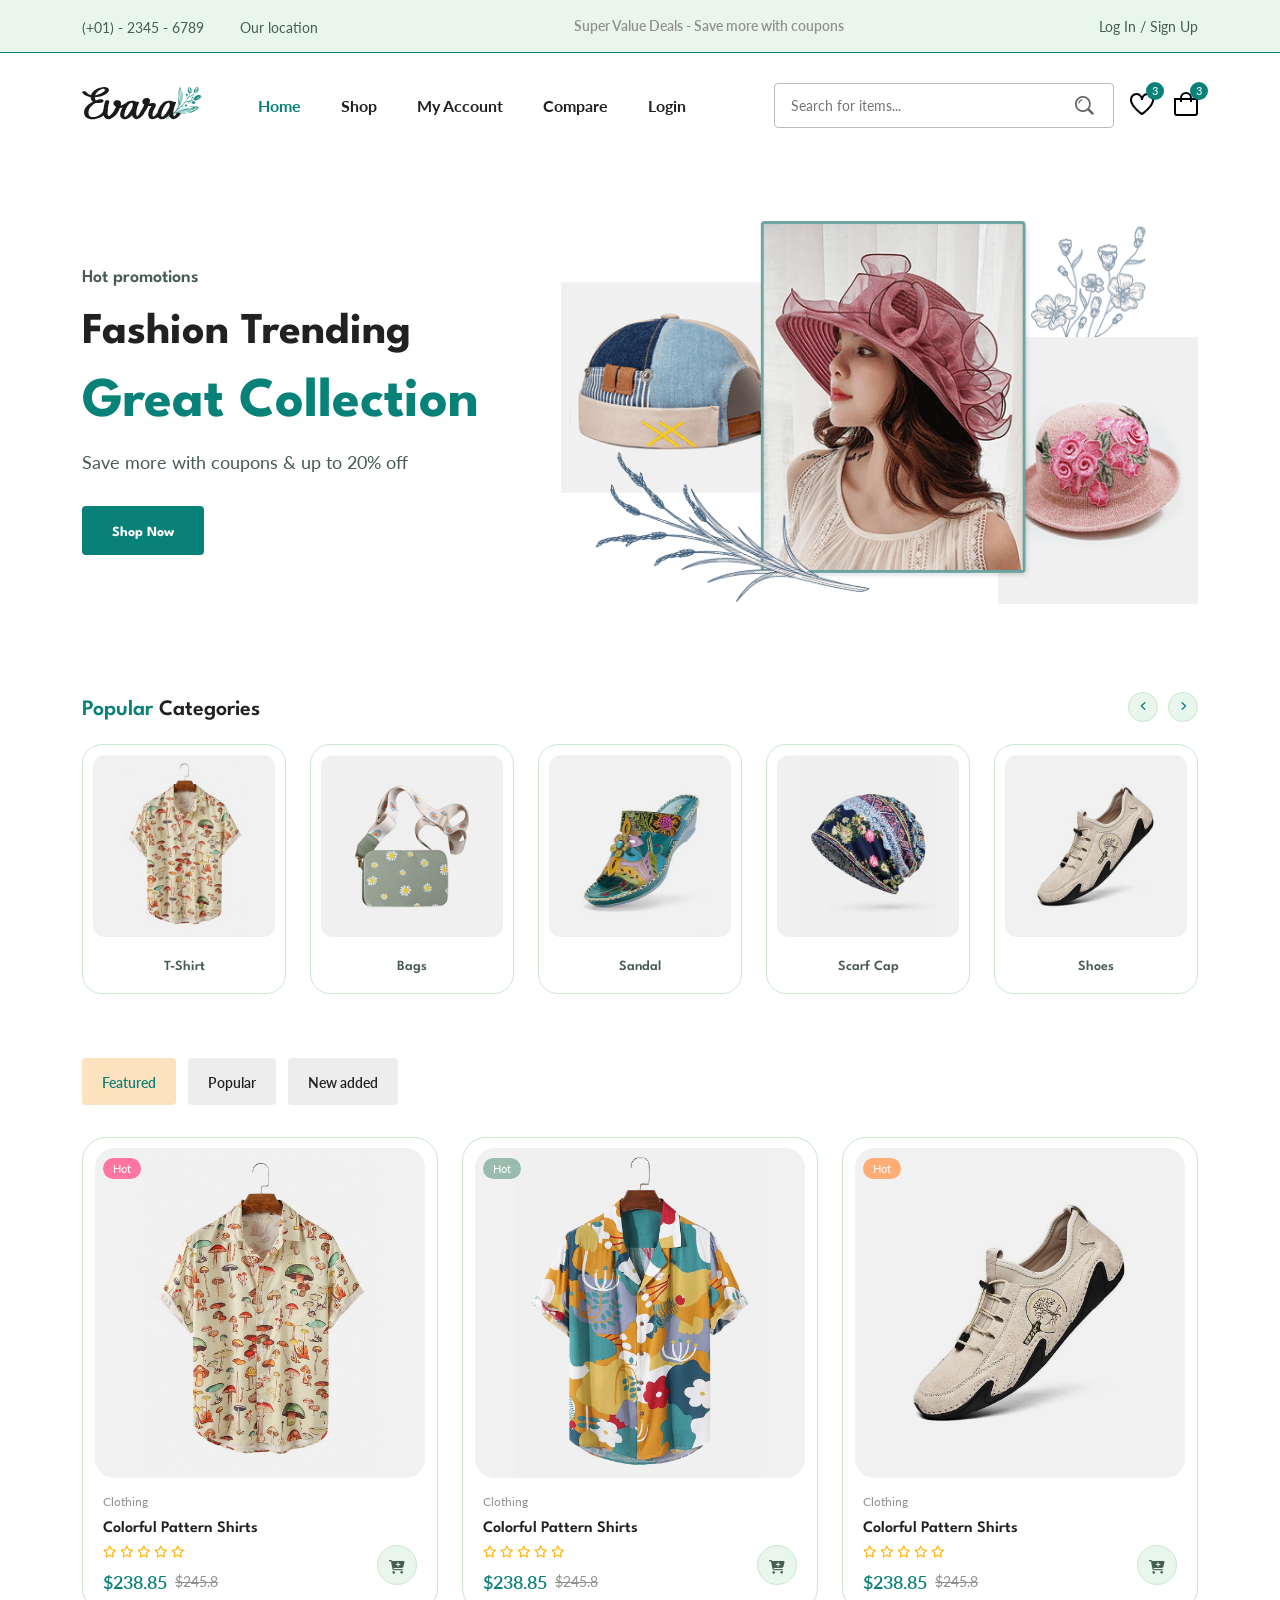
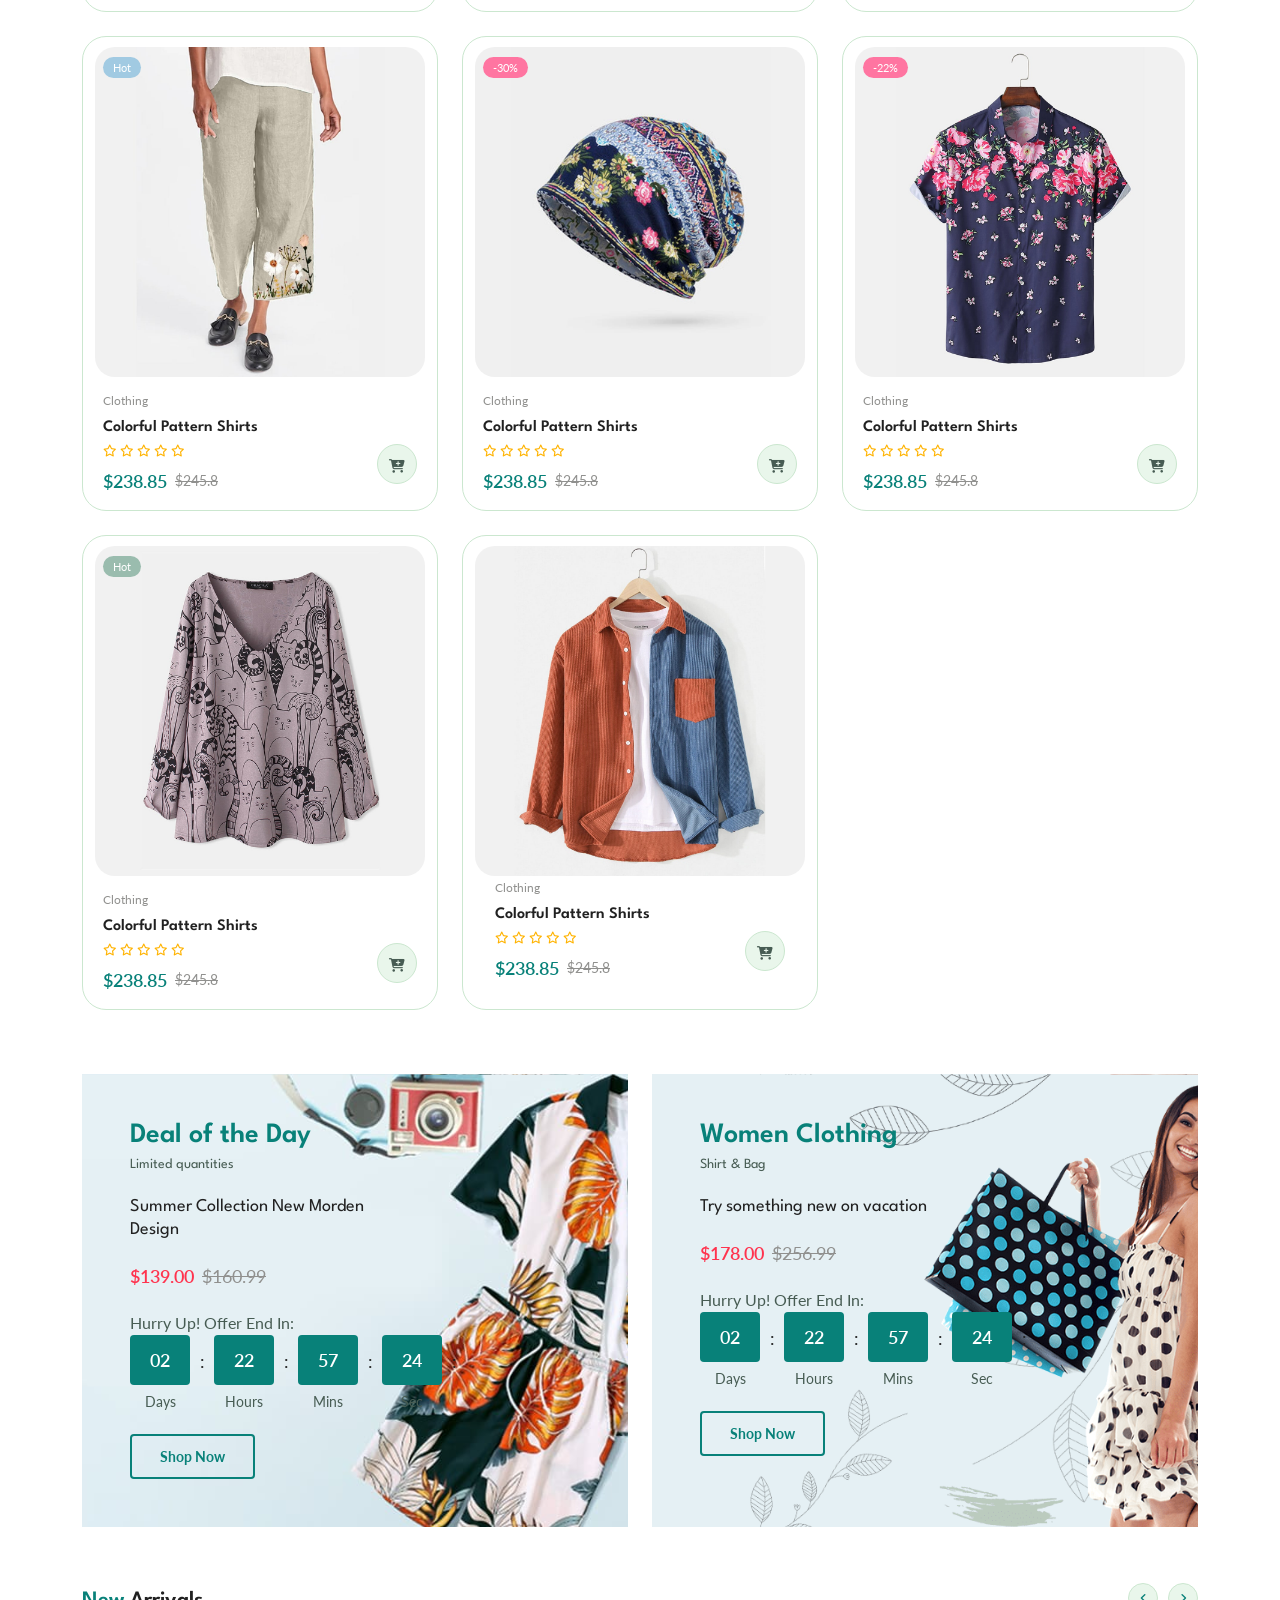
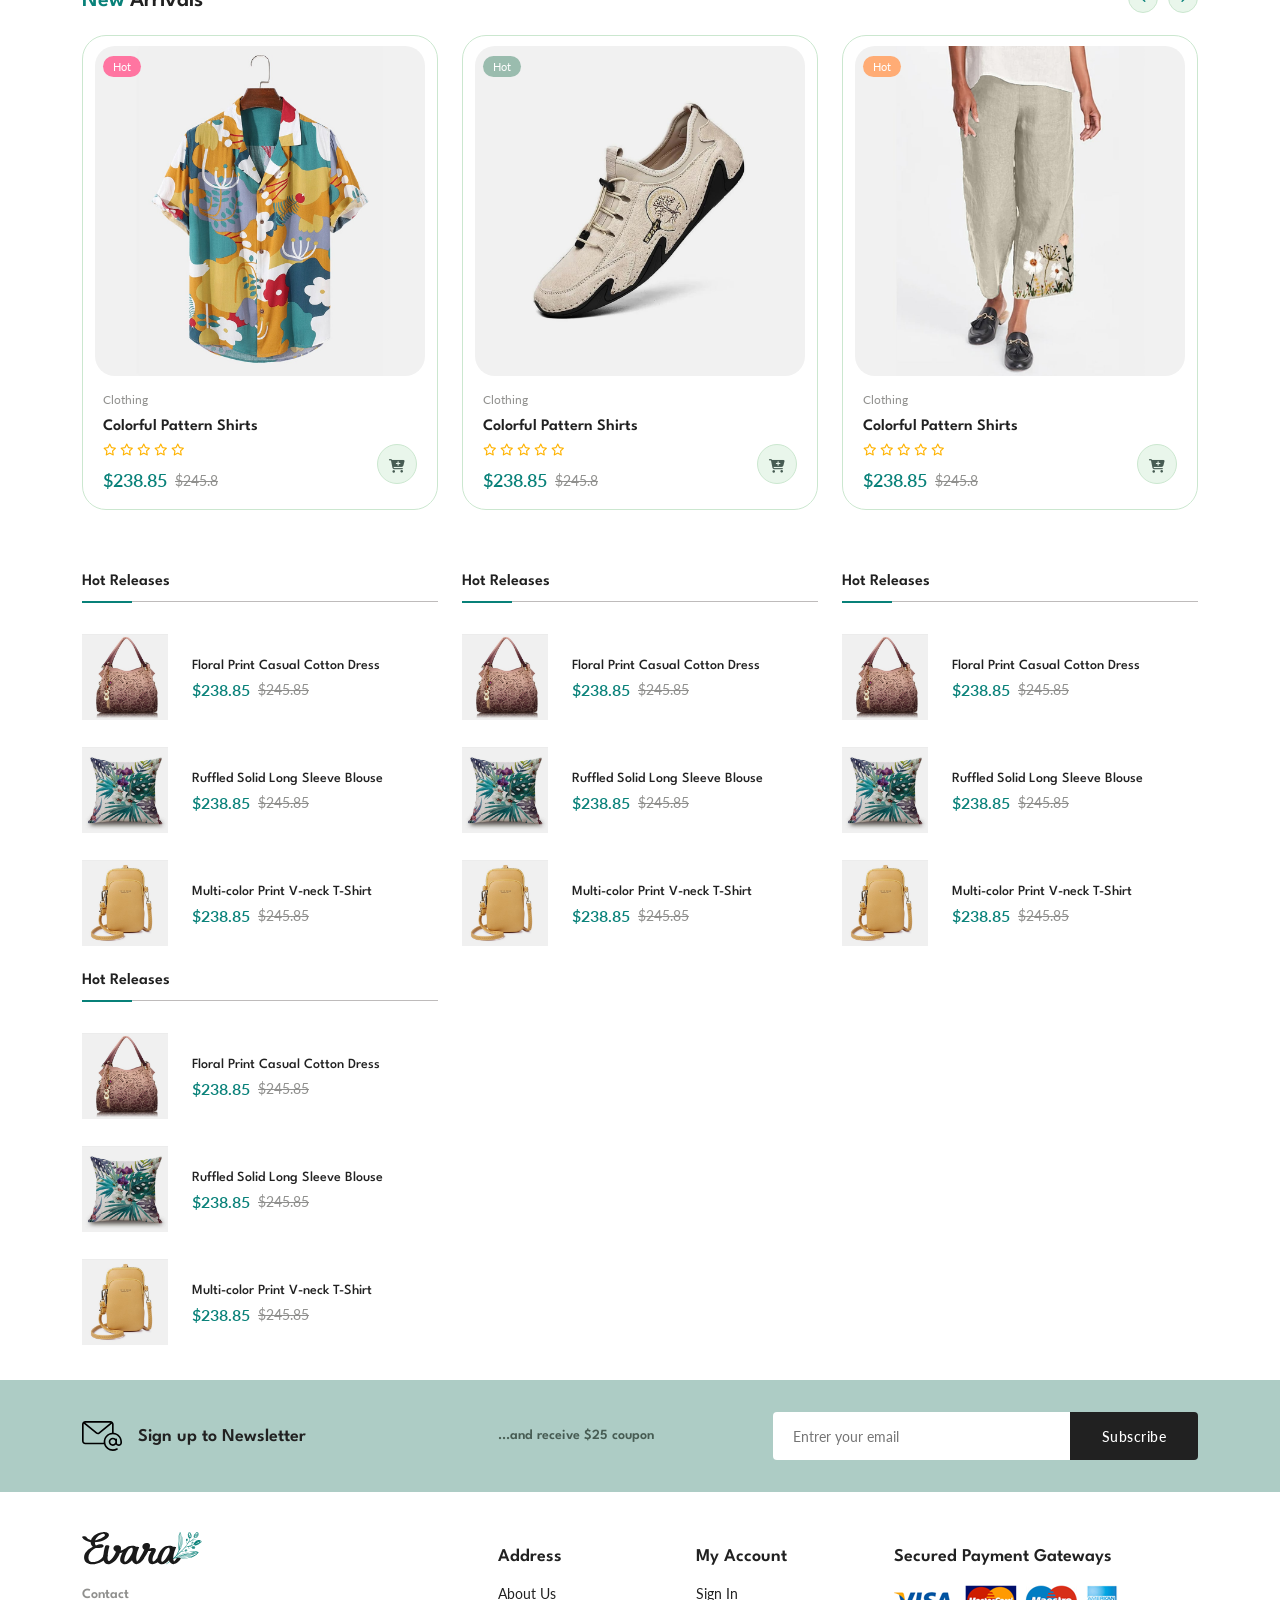
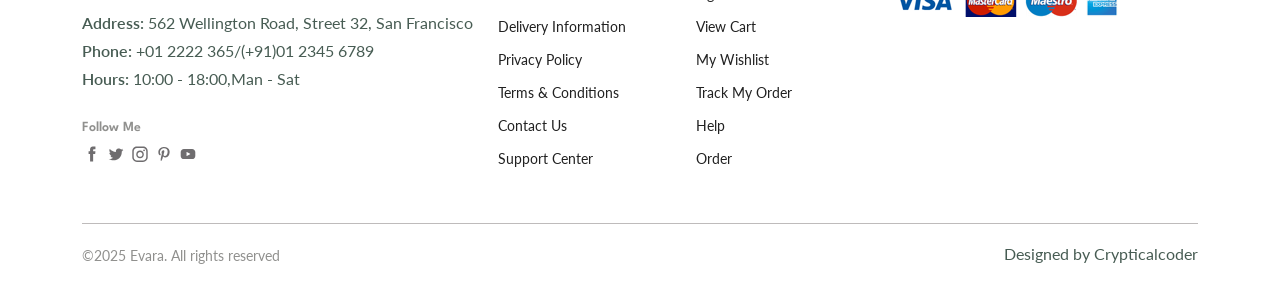
<file: index.html>
<!-- 31:17  LIST PRODUCT   -->
<!DOCTYPE html>
<html lang="en">

<head>
  <meta charset="UTF-8" />
  <meta name="viewport" content="width=device-width, initial-scale=1.0" />

  <!--=============== FONTAWESOME ===============-->
  <link rel="stylesheet" href="assets/all.min.css">

  <!--=============== SWIPER CSS ===============-->
  <link rel="stylesheet" href="https://cdn.jsdelivr.net/npm/swiper@9/swiper-bundle.min.css" />

  <!--=============== CSS ===============-->
  <link rel="stylesheet" href="assets/css/styles.css" />

  <title>Ecommerce Website</title>
</head>

<body>
  <!--=============== Start HEADER ===============-->
  <header class="header">
    <div class="header__top">
      <div class="header__container container">
        <div class="header__contact">
          <span>(+01) - 2345 - 6789</span>
          <span>Our location</span>
        </div>
        <p class="header__alert-news">
          Super Value Deals - Save more with coupons
        </p>
        <a href="login-register html" class="header__top-action">
          Log In / Sign Up
        </a>
      </div>
    </div>

    <nav class="nav container">
      <a href="index.html" class="nav__logo">
        <img src="assets/img/logo.svg" alt="logo" class="nav__logo-img">
      </a>
      <div class="nav__menu" id="nav-menu">
        <!--  -->
        <div class="nav__menu-top">
          <a href="index.html" class="nav__menu-logo">
            <img src="assets/img/logo.svg" alt="">
          </a>

          <div class="nav__close" id="nav-close">
            <i class="fa-solid fa-xmark"></i>
          </div>
        </div>
        <!--  -->
        <ul class="nav__list">
          <li class="nav__item">
            <a href="index.html" class="nav__link active-link">Home</a>
          </li>

          <li class="nav__item">
            <a href="shop.html" class="nav__link">Shop</a>
          </li>

          <li class="nav__item">
            <a href="accounts.html" class="nav__link">My Account</a>
          </li>

          <li class="nav__item">
            <a href="compare.html" class="nav__link">Compare</a>
          </li>

          <li class="nav__item">
            <a href="login-register.html" class="nav__link">Login</a>
          </li>
        </ul>

        <div class="header__search">
          <input type="text" placeholder="Search for items..." class="form__input">

          <button class="search__btn">
            <img src="assets/img/search.png" alt="">
          </button>
        </div>
      </div>
      <div class="header__user-action">
        <a href="wishlist.html" class="header__action-btn">
          <img src="assets/img/icon-heart.svg" alt="">
          <span class="count">3</span>
        </a>

        <a href="cart.html" class="header__action-btn">
          <img src="assets/img/icon-cart.svg" alt="">
          <span class="count">3</span>
        </a>

        <div class="header__action-btn nav__toggle" id="nav-toggle">
          <img src="assets/img/menu-burger.svg" alt="">
        </div>
      </div>
    </nav>
  </header>
  <!--=============== End HEADER ===============-->




  <!--=============== Start MAIN ===============-->
  <main class="main">

    <!--=============== Start HOME ===============-->
    <section class="home section--lg">
      <div class="home__container container grid">
        <div class="home__content">
          <span class="home__subtitle">Hot promotions</span>
          <h1 class="home__title">Fashion Trending <span>Great Collection</span></h1>
          <p class="home__description">
            Save more with coupons & up to 20% off
          </p>
          <a href="shop.html" class="btn">Shop Now</a>
        </div>
        <img src="assets/img/home-img.png" alt="" class="home__img">
      </div>
    </section>
    <!--=============== End HOME ===============-->




    <!--=============== Start CATEGORIES ===============-->
    <section class="categories container section">
      <h3 class="section__title"><span>Popular </span>Categories</h3>

      <div class="categories__container swiper">
        <div class="swiper-wrapper">
          <a href="shop.html" class="category__item swiper-slide">
            <img src="assets/img/category-1.jpg" alt="" class="category__img">
            <h3 class="category__title">T-Shirt</h3>
          </a>

          <a href="shop.html" class="category__item swiper-slide">
            <img src="assets/img/category-2.jpg" alt="" class="category__img">
            <h3 class="category__title">Bags</h3>
          </a>

          <a href="shop.html" class="category__item swiper-slide">
            <img src="assets/img/category-3.jpg" alt="" class="category__img">
            <h3 class="category__title">Sandal</h3>
          </a>

          <a href="shop.html" class="category__item swiper-slide">
            <img src="assets/img/category-4.jpg" alt="" class="category__img">
            <h3 class="category__title">Scarf Cap</h3>
          </a>

          <a href="shop.html" class="category__item swiper-slide">
            <img src="assets/img/category-5.jpg" alt="" class="category__img">
            <h3 class="category__title">Shoes</h3>
          </a>

          <a href="shop.html" class="category__item swiper-slide">
            <img src="assets/img/category-6.jpg" alt="" class="category__img">
            <h3 class="category__title">Pillowcase</h3>
          </a>

          <a href="shop.html" class="category__item swiper-slide">
            <img src="assets/img/category-7.jpg" alt="" class="category__img">
            <h3 class="category__title">Jumpsuit</h3>
          </a>

          <a href="shop.html" class="category__item swiper-slide">
            <img src="assets/img/category-8.jpg" alt="" class="category__img">
            <h3 class="category__title">Hats</h3>
          </a>
        </div>

        <div class="swiper-button-next">
          <i class="fa-solid fa-angle-right"></i>
        </div>
        <div class="swiper-button-prev">
          <i class="fa-solid fa-angle-left"></i>
        </div>
      </div>

    </section>
    <!--=============== End CATEGORIES ===============-->




    <!--=============== Start PRODUCTS ===============-->
    <section class="products section container">
      <div class="tab__btns">
        <span class="tab__btn active-tab" data-target="#featured">Featured</span>
        <span class="tab__btn" data-target="#popular">Popular</span>
        <span class="tab__btn" data-target="#new-added">New added</span>
      </div>
      <div class="tab__items">
        <div class="tab__item active-tab" content id="featured">
          <div class="products__container grid">
            <div class="product__item">
              <div class="product__banner">
                <a href="details.html" class="product__images">
                  <img src="assets/img/product-1-1.jpg" alt="" class="product__img default">

                  <img src="assets/img/product-1-2.jpg" alt="" class="product__img hover">
                </a>

                <div class="product__actions">
                  <a href="#" class="action__btn" aria-label="Quick View">
                    <i class="fa-regular fa-eye"></i>

                  </a>

                  <a href="#" class="action__btn" aria-label="Add to Wishlist">
                    <i class="fa-regular fa-heart"></i>
                  </a>

                  <a href="#" class="action__btn" aria-label="Compare">
                    <i class="fa-solid fa-shuffle"></i>
                  </a>
                </div>

                <div class="product__badge light-pink">Hot</div>
              </div>
              <div class="product__content">
                <span class="product__category">Clothing</span>
                <a href="details.html">
                  <h3 class="product__title">Colorful Pattern Shirts</h3>
                </a>
                <div class="product__rating">
                  <i class="fa-regular fa-star"></i>
                  <i class="fa-regular fa-star"></i>
                  <i class="fa-regular fa-star"></i>
                  <i class="fa-regular fa-star"></i>
                  <i class="fa-regular fa-star"></i>
                </div>
                <div class="product__price flex">
                  <span class="new__price">$238.85</span>
                  <span class="old__price">$245.8</span>
                </div>
                <a href="#" class="action__btn cart__btn" aria-label="Add To Cart">
                  <i class="fa-solid fa-cart-plus"></i>
                </a>

              </div>
            </div>

            <div class="product__item">
              <div class="product__banner">
                <a href="details.html" class="product__images">
                  <img src="assets/img/product-2-1.jpg" alt="" class="product__img default">

                  <img src="assets/img/product-2-2.jpg" alt="" class="product__img hover">
                </a>

                <div class="product__actions">
                  <a href="#" class="action__btn" aria-label="Quick View">
                    <i class="fa-regular fa-eye"></i>
                  </a>

                  <a href="#" class="action__btn" aria-label="Add to Wishlist">
                    <i class="fa-regular fa-heart"></i>
                  </a>

                  <a href="#" class="action__btn" aria-label="Compare">
                    <i class="fa-solid fa-shuffle"></i>
                  </a>
                </div>

                <div class="product__badge light-green">Hot</div>
              </div>
              <div class="product__content">
                <span class="product__category">Clothing</span>
                <a href="details.html">
                  <h3 class="product__title">Colorful Pattern Shirts</h3>
                </a>
                <div class="product__rating">
                  <i class="fa-regular fa-star"></i>
                  <i class="fa-regular fa-star"></i>
                  <i class="fa-regular fa-star"></i>
                  <i class="fa-regular fa-star"></i>
                  <i class="fa-regular fa-star"></i>
                </div>
                <div class="product__price flex">
                  <span class="new__price">$238.85</span>
                  <span class="old__price">$245.8</span>
                </div>
                <a href="#" class="action__btn cart__btn" aria-label="Add To Cart">
                  <i class="fa-solid fa-cart-plus"></i>
                </a>
              </div>
            </div>

            <div class="product__item">
              <div class="product__banner">
                <a href="details.html" class="product__images">
                  <img src="assets/img/product-3-1.jpg" alt="" class="product__img default">

                  <img src="assets/img/product-3-2.jpg" alt="" class="product__img hover">
                </a>

                <div class="product__actions">
                  <a href="#" class="action__btn" aria-label="Quick View">
                    <i class="fa-regular fa-eye"></i>
                  </a>

                  <a href="#" class="action__btn" aria-label="Add to Wishlist">
                    <i class="fa-regular fa-heart"></i>
                  </a>

                  <a href="#" class="action__btn" aria-label="Compare">
                    <i class="fa-solid fa-shuffle"></i>
                  </a>
                </div>

                <div class="product__badge light-orange">Hot</div>
              </div>
              <div class="product__content">
                <span class="product__category">Clothing</span>
                <a href="details.html">
                  <h3 class="product__title">Colorful Pattern Shirts</h3>
                </a>
                <div class="product__rating">
                  <i class="fa-regular fa-star"></i>
                  <i class="fa-regular fa-star"></i>
                  <i class="fa-regular fa-star"></i>
                  <i class="fa-regular fa-star"></i>
                  <i class="fa-regular fa-star"></i>
                </div>
                <div class="product__price flex">
                  <span class="new__price">$238.85</span>
                  <span class="old__price">$245.8</span>
                </div>
                <a href="#" class="action__btn cart__btn" aria-label="Add To Cart">
                  <i class="fa-solid fa-cart-plus"></i>
                </a>

              </div>
            </div>

            <div class="product__item">
              <div class="product__banner">
                <a href="details.html" class="product__images">
                  <img src="assets/img/product-4-1.jpg" alt="" class="product__img default">

                  <img src="assets/img/product-4-2.jpg" alt="" class="product__img hover">
                </a>

                <div class="product__actions">
                  <a href="#" class="action__btn" aria-label="Quick View">
                    <i class="fa-regular fa-eye"></i>
                  </a>

                  <a href="#" class="action__btn" aria-label="Add to Wishlist">
                    <i class="fa-regular fa-heart"></i>
                  </a>

                  <a href="#" class="action__btn" aria-label="Compare">
                    <i class="fa-solid fa-shuffle"></i>
                  </a>
                </div>

                <div class="product__badge light-blue">Hot</div>
              </div>
              <div class="product__content">
                <span class="product__category">Clothing</span>
                <a href="details.html">
                  <h3 class="product__title">Colorful Pattern Shirts</h3>
                </a>
                <div class="product__rating">
                  <i class="fa-regular fa-star"></i>
                  <i class="fa-regular fa-star"></i>
                  <i class="fa-regular fa-star"></i>
                  <i class="fa-regular fa-star"></i>
                  <i class="fa-regular fa-star"></i>
                </div>
                <div class="product__price flex">
                  <span class="new__price">$238.85</span>
                  <span class="old__price">$245.8</span>
                </div>
                <a href="#" class="action__btn cart__btn" aria-label="Add To Cart">
                  <i class="fa-solid fa-cart-plus"></i>
                </a>

              </div>
            </div>

            <div class="product__item">
              <div class="product__banner">
                <a href="details.html" class="product__images">
                  <img src="assets/img/product-5-1.jpg" alt="" class="product__img default">

                  <img src="assets/img/product-5-2.jpg" alt="" class="product__img hover">
                </a>

                <div class="product__actions">
                  <a href="#" class="action__btn" aria-label="Quick View">
                    <i class="fa-regular fa-eye"></i>
                  </a>

                  <a href="#" class="action__btn" aria-label="Add to Wishlist">
                    <i class="fa-regular fa-heart"></i>
                  </a>

                  <a href="#" class="action__btn" aria-label="Compare">
                    <i class="fa-solid fa-shuffle"></i>
                  </a>
                </div>

                <div class="product__badge light-pink">-30%</div>
              </div>
              <div class="product__content">
                <span class="product__category">Clothing</span>
                <a href="details.html">
                  <h3 class="product__title">Colorful Pattern Shirts</h3>
                </a>
                <div class="product__rating">
                  <i class="fa-regular fa-star"></i>
                  <i class="fa-regular fa-star"></i>
                  <i class="fa-regular fa-star"></i>
                  <i class="fa-regular fa-star"></i>
                  <i class="fa-regular fa-star"></i>
                </div>
                <div class="product__price flex">
                  <span class="new__price">$238.85</span>
                  <span class="old__price">$245.8</span>
                </div>
                <a href="#" class="action__btn cart__btn" aria-label="Add To Cart">
                  <i class="fa-solid fa-cart-plus"></i>
                </a>

              </div>
            </div>

            <div class="product__item">
              <div class="product__banner">
                <a href="details.html" class="product__images">
                  <img src="assets/img/product-6-1.jpg" alt="" class="product__img default">

                  <img src="assets/img/product-6-2.jpg" alt="" class="product__img hover">
                </a>

                <div class="product__actions">
                  <a href="#" class="action__btn" aria-label="Quick View">
                    <i class="fa-regular fa-eye"></i>
                  </a>

                  <a href="#" class="action__btn" aria-label="Add to Wishlist">
                    <i class="fa-regular fa-heart"></i>
                  </a>

                  <a href="#" class="action__btn" aria-label="Compare">
                    <i class="fa-solid fa-shuffle"></i>
                  </a>
                </div>

                <div class="product__badge light-pink">-22%</div>
              </div>
              <div class="product__content">
                <span class="product__category">Clothing</span>
                <a href="details.html">
                  <h3 class="product__title">Colorful Pattern Shirts</h3>
                </a>
                <div class="product__rating">
                  <i class="fa-regular fa-star"></i>
                  <i class="fa-regular fa-star"></i>
                  <i class="fa-regular fa-star"></i>
                  <i class="fa-regular fa-star"></i>
                  <i class="fa-regular fa-star"></i>
                </div>
                <div class="product__price flex">
                  <span class="new__price">$238.85</span>
                  <span class="old__price">$245.8</span>
                </div>
                <a href="#" class="action__btn cart__btn" aria-label="Add To Cart">
                  <i class="fa-solid fa-cart-plus"></i>
                </a>

              </div>
            </div>

            <div class="product__item">
              <div class="product__banner">
                <a href="details.html" class="product__images">
                  <img src="assets/img/product-7-1.jpg" alt="" class="product__img default">

                  <img src="assets/img/product-7-2.jpg" alt="" class="product__img hover">
                </a>

                <div class="product__actions">
                  <a href="#" class="action__btn" aria-label="Quick View">
                    <i class="fa-regular fa-eye"></i>
                  </a>

                  <a href="#" class="action__btn" aria-label="Add to Wishlist">
                    <i class="fa-regular fa-heart"></i>
                  </a>

                  <a href="#" class="action__btn" aria-label="Compare">
                    <i class="fa-solid fa-shuffle"></i>
                  </a>
                </div>

                <div class="product__badge light-green">Hot</div>
              </div>
              <div class="product__content">
                <span class="product__category">Clothing</span>
                <a href="details.html">
                  <h3 class="product__title">Colorful Pattern Shirts</h3>
                </a>
                <div class="product__rating">
                  <i class="fa-regular fa-star"></i>
                  <i class="fa-regular fa-star"></i>
                  <i class="fa-regular fa-star"></i>
                  <i class="fa-regular fa-star"></i>
                  <i class="fa-regular fa-star"></i>
                </div>
                <div class="product__price flex">
                  <span class="new__price">$238.85</span>
                  <span class="old__price">$245.8</span>
                </div>
                <a href="#" class="action__btn cart__btn" aria-label="Add To Cart">
                  <i class="fa-solid fa-cart-plus"></i>
                </a>

              </div>
            </div>

            <div class="product__item">
              <div class="product__banner">
                <a href="details.html" class="product__images">
                  <img src="assets/img/product-8-1.jpg" alt="" class="product__img default">

                  <img src="assets/img/product-8-2.jpg" alt="" class="product__img hover">
                </a>

                <div class="product__actions">
                  <a href="#" class="action__btn" aria-label="Quick View">
                    <i class="fa-regular fa-eye"></i>
                  </a>

                  <a href="#" class="action__btn" aria-label="Add to Wishlist">
                    <i class="fa-regular fa-heart"></i>
                  </a>

                  <a href="#" class="action__btn" aria-label="Compare">
                    <i class="fa-solid fa-shuffle"></i>
                  </a>
                </div>

                <div class="product__content">
                  <span class="product__category">Clothing</span>
                  <a href="details.html">
                    <h3 class="product__title">Colorful Pattern Shirts</h3>
                  </a>
                  <div class="product__rating">
                    <i class="fa-regular fa-star"></i>
                    <i class="fa-regular fa-star"></i>
                    <i class="fa-regular fa-star"></i>
                    <i class="fa-regular fa-star"></i>
                    <i class="fa-regular fa-star"></i>
                  </div>
                  <div class="product__price flex">
                    <span class="new__price">$238.85</span>
                    <span class="old__price">$245.8</span>
                  </div>
                  <a href="#" class="action__btn cart__btn" aria-label="Add To Cart">
                    <i class="fa-solid fa-cart-plus"></i>
                  </a>

                </div>
              </div>

            </div>
          </div>
        </div>

        <div class="tab__item" content id="popular">
          <div class="products__container grid">
            <div class="product__item">
              <div class="product__banner">
                <a href="details.html" class="product__images">
                  <img src="assets/img/product-9-1.jpg" alt="" class="product__img default">

                  <img src="assets/img/product-9-2.jpg" alt="" class="product__img hover">
                </a>

                <div class="product__actions">
                  <a href="#" class="action__btn" aria-label="Quick View">
                    <i class="fa-regular fa-eye"></i>
                  </a>

                  <a href="#" class="action__btn" aria-label="Add to Wishlist">
                    <i class="fa-regular fa-heart"></i>
                  </a>

                  <a href="#" class="action__btn" aria-label="Compare">
                    <i class="fa-solid fa-shuffle"></i>
                  </a>
                </div>

                <div class="product__badge light-pink">Hot</div>
              </div>
              <div class="product__content">
                <span class="product__category">Clothing</span>
                <a href="details.html">
                  <h3 class="product__title">Colorful Pattern Shirts</h3>
                </a>
                <div class="product__rating">
                  <i class="fa-regular fa-star"></i>
                  <i class="fa-regular fa-star"></i>
                  <i class="fa-regular fa-star"></i>
                  <i class="fa-regular fa-star"></i>
                  <i class="fa-regular fa-star"></i>
                </div>
                <div class="product__price flex">
                  <span class="new__price">$238.85</span>
                  <span class="old__price">$245.8</span>
                </div>
                <a href="#" class="action__btn cart__btn" aria-label="Add To Cart">
                  <i class="fa-solid fa-cart-plus"></i>
                </a>

              </div>
            </div>

            <div class="product__item">
              <div class="product__banner">
                <a href="details.html" class="product__images">
                  <img src="assets/img/product-2-1.jpg" alt="" class="product__img default">

                  <img src="assets/img/product-2-2.jpg" alt="" class="product__img hover">
                </a>

                <div class="product__actions">
                  <a href="#" class="action__btn" aria-label="Quick View">
                    <i class="fa-regular fa-eye"></i>
                  </a>

                  <a href="#" class="action__btn" aria-label="Add to Wishlist">
                    <i class="fa-regular fa-heart"></i>
                  </a>

                  <a href="#" class="action__btn" aria-label="Compare">
                    <i class="fa-solid fa-shuffle"></i>
                  </a>
                </div>

                <div class="product__badge light-green">Hot</div>
              </div>
              <div class="product__content">
                <span class="product__category">Clothing</span>
                <a href="details.html">
                  <h3 class="product__title">Colorful Pattern Shirts</h3>
                </a>
                <div class="product__rating">
                  <i class="fa-regular fa-star"></i>
                  <i class="fa-regular fa-star"></i>
                  <i class="fa-regular fa-star"></i>
                  <i class="fa-regular fa-star"></i>
                  <i class="fa-regular fa-star"></i>
                </div>
                <div class="product__price flex">
                  <span class="new__price">$238.85</span>
                  <span class="old__price">$245.8</span>
                </div>
                <a href="#" class="action__btn cart__btn" aria-label="Add To Cart">
                  <i class="fa-solid fa-cart-plus"></i>
                </a>

              </div>
            </div>

            <div class="product__item">
              <div class="product__banner">
                <a href="details.html" class="product__images">
                  <img src="assets/img/product-10-1.jpg" alt="" class="product__img default">

                  <img src="assets/img/product-10-2.jpg" alt="" class="product__img hover">
                </a>

                <div class="product__actions">
                  <a href="#" class="action__btn" aria-label="Quick View">
                    <i class="fa-regular fa-eye"></i>
                  </a>

                  <a href="#" class="action__btn" aria-label="Add to Wishlist">
                    <i class="fa-regular fa-heart"></i>
                  </a>

                  <a href="#" class="action__btn" aria-label="Compare">
                    <i class="fa-solid fa-shuffle"></i>
                  </a>
                </div>

                <div class="product__badge light-orange">Hot</div>
              </div>
              <div class="product__content">
                <span class="product__category">Clothing</span>
                <a href="details.html">
                  <h3 class="product__title">Colorful Pattern Shirts</h3>
                </a>
                <div class="product__rating">
                  <i class="fa-regular fa-star"></i>
                  <i class="fa-regular fa-star"></i>
                  <i class="fa-regular fa-star"></i>
                  <i class="fa-regular fa-star"></i>
                  <i class="fa-regular fa-star"></i>
                </div>
                <div class="product__price flex">
                  <span class="new__price">$238.85</span>
                  <span class="old__price">$245.8</span>
                </div>
                <a href="#" class="action__btn cart__btn" aria-label="Add To Cart">
                  <i class="fa-solid fa-cart-plus"></i>
                </a>

              </div>
            </div>

            <div class="product__item">
              <div class="product__banner">
                <a href="details.html" class="product__images">
                  <img src="assets/img/product-4-1.jpg" alt="" class="product__img default">

                  <img src="assets/img/product-4-2.jpg" alt="" class="product__img hover">
                </a>

                <div class="product__actions">
                  <a href="#" class="action__btn" aria-label="Quick View">
                    <i class="fa-regular fa-eye"></i>
                  </a>

                  <a href="#" class="action__btn" aria-label="Add to Wishlist">
                    <i class="fa-regular fa-heart"></i>
                  </a>

                  <a href="#" class="action__btn" aria-label="Compare">
                    <i class="fa-solid fa-shuffle"></i>
                  </a>
                </div>

                <div class="product__badge light-blue">Hot</div>
              </div>
              <div class="product__content">
                <span class="product__category">Clothing</span>
                <a href="details.html">
                  <h3 class="product__title">Colorful Pattern Shirts</h3>
                </a>
                <div class="product__rating">
                  <i class="fa-regular fa-star"></i>
                  <i class="fa-regular fa-star"></i>
                  <i class="fa-regular fa-star"></i>
                  <i class="fa-regular fa-star"></i>
                  <i class="fa-regular fa-star"></i>
                </div>
                <div class="product__price flex">
                  <span class="new__price">$238.85</span>
                  <span class="old__price">$245.8</span>
                </div>
                <a href="#" class="action__btn cart__btn" aria-label="Add To Cart">
                  <i class="fa-solid fa-cart-plus"></i>
                </a>

              </div>
            </div>

            <div class="product__item">
              <div class="product__banner">
                <a href="details.html" class="product__images">
                  <img src="assets/img/product-5-1.jpg" alt="" class="product__img default">

                  <img src="assets/img/product-5-2.jpg" alt="" class="product__img hover">
                </a>

                <div class="product__actions">
                  <a href="#" class="action__btn" aria-label="Quick View">
                    <i class="fa-regular fa-eye"></i>
                  </a>

                  <a href="#" class="action__btn" aria-label="Add to Wishlist">
                    <i class="fa-regular fa-heart"></i>
                  </a>

                  <a href="#" class="action__btn" aria-label="Compare">
                    <i class="fa-solid fa-shuffle"></i>
                  </a>
                </div>

                <div class="product__badge light-pink">-30%</div>
              </div>
              <div class="product__content">
                <span class="product__category">Clothing</span>
                <a href="details.html">
                  <h3 class="product__title">Colorful Pattern Shirts</h3>
                </a>
                <div class="product__rating">
                  <i class="fa-regular fa-star"></i>
                  <i class="fa-regular fa-star"></i>
                  <i class="fa-regular fa-star"></i>
                  <i class="fa-regular fa-star"></i>
                  <i class="fa-regular fa-star"></i>
                </div>
                <div class="product__price flex">
                  <span class="new__price">$238.85</span>
                  <span class="old__price">$245.8</span>
                </div>
                <a href="#" class="action__btn cart__btn" aria-label="Add To Cart">
                  <i class="fa-solid fa-cart-plus"></i>
                </a>

              </div>
            </div>

            <div class="product__item">
              <div class="product__banner">
                <a href="details.html" class="product__images">
                  <img src="assets/img/product-11-1.jpg" alt="" class="product__img default">

                  <img src="assets/img/product-11-2.jpg" alt="" class="product__img hover">
                </a>

                <div class="product__actions">
                  <a href="#" class="action__btn" aria-label="Quick View">
                    <i class="fa-regular fa-eye"></i>
                  </a>

                  <a href="#" class="action__btn" aria-label="Add to Wishlist">
                    <i class="fa-regular fa-heart"></i>
                  </a>

                  <a href="#" class="action__btn" aria-label="Compare">
                    <i class="fa-solid fa-shuffle"></i>
                  </a>
                </div>

                <div class="product__badge light-pink">-22%</div>
              </div>
              <div class="product__content">
                <span class="product__category">Clothing</span>
                <a href="details.html">
                  <h3 class="product__title">Colorful Pattern Shirts</h3>
                </a>
                <div class="product__rating">
                  <i class="fa-regular fa-star"></i>
                  <i class="fa-regular fa-star"></i>
                  <i class="fa-regular fa-star"></i>
                  <i class="fa-regular fa-star"></i>
                  <i class="fa-regular fa-star"></i>
                </div>
                <div class="product__price flex">
                  <span class="new__price">$238.85</span>
                  <span class="old__price">$245.8</span>
                </div>
                <a href="#" class="action__btn cart__btn" aria-label="Add To Cart">
                  <i class="fa-solid fa-cart-plus"></i>
                </a>

              </div>
            </div>

            <div class="product__item">
              <div class="product__banner">
                <a href="details.html" class="product__images">
                  <img src="assets/img/product-7-1.jpg" alt="" class="product__img default">

                  <img src="assets/img/product-7-2.jpg" alt="" class="product__img hover">
                </a>

                <div class="product__actions">
                  <a href="#" class="action__btn" aria-label="Quick View">
                    <i class="fa-regular fa-eye"></i>
                  </a>

                  <a href="#" class="action__btn" aria-label="Add to Wishlist">
                    <i class="fa-regular fa-heart"></i>
                  </a>

                  <a href="#" class="action__btn" aria-label="Compare">
                    <i class="fa-solid fa-shuffle"></i>
                  </a>
                </div>

                <div class="product__badge light-green">Hot</div>
              </div>
              <div class="product__content">
                <span class="product__category">Clothing</span>
                <a href="details.html">
                  <h3 class="product__title">Colorful Pattern Shirts</h3>
                </a>
                <div class="product__rating">
                  <i class="fa-regular fa-star"></i>
                  <i class="fa-regular fa-star"></i>
                  <i class="fa-regular fa-star"></i>
                  <i class="fa-regular fa-star"></i>
                  <i class="fa-regular fa-star"></i>
                </div>
                <div class="product__price flex">
                  <span class="new__price">$238.85</span>
                  <span class="old__price">$245.8</span>
                </div>
                <a href="#" class="action__btn cart__btn" aria-label="Add To Cart">
                  <i class="fa-solid fa-cart-plus"></i>
                </a>

              </div>
            </div>

            <div class="product__item">
              <div class="product__banner">
                <a href="details.html" class="product__images">
                  <img src="assets/img/product-8-1.jpg" alt="" class="product__img default">

                  <img src="assets/img/product-8-2.jpg" alt="" class="product__img hover">
                </a>

                <div class="product__actions">
                  <a href="#" class="action__btn" aria-label="Quick View">
                    <i class="fa-regular fa-eye"></i>
                  </a>

                  <a href="#" class="action__btn" aria-label="Add to Wishlist">
                    <i class="fa-regular fa-heart"></i>
                  </a>

                  <a href="#" class="action__btn" aria-label="Compare">
                    <i class="fa-solid fa-shuffle"></i>
                  </a>
                </div>

                <div class="product__content">
                  <span class="product__category">Clothing</span>
                  <a href="details.html">
                    <h3 class="product__title">Colorful Pattern Shirts</h3>
                  </a>
                  <div class="product__rating">
                    <i class="fa-regular fa-star"></i>
                    <i class="fa-regular fa-star"></i>
                    <i class="fa-regular fa-star"></i>
                    <i class="fa-regular fa-star"></i>
                    <i class="fa-regular fa-star"></i>
                  </div>
                  <div class="product__price flex">
                    <span class="new__price">$238.85</span>
                    <span class="old__price">$245.8</span>
                  </div>
                  <a href="#" class="action__btn cart__btn" aria-label="Add To Cart">
                    <i class="fa-solid fa-cart-plus"></i>
                  </a>

                </div>
              </div>

            </div>
          </div>
        </div>

        <div class="tab__item" content id="new-added">
          <div class="products__container grid">
            <div class="product__item">
              <div class="product__banner">
                <a href="details.html" class="product__images">
                  <img src="assets/img/product-1-1.jpg" alt="" class="product__img default">

                  <img src="assets/img/product-1-2.jpg" alt="" class="product__img hover">
                </a>

                <div class="product__actions">
                  <a href="#" class="action__btn" aria-label="Quick View">
                    <i class="fa-regular fa-eye"></i>
                  </a>

                  <a href="#" class="action__btn" aria-label="Add to Wishlist">
                    <i class="fa-regular fa-heart"></i>
                  </a>

                  <a href="#" class="action__btn" aria-label="Compare">
                    <i class="fa-solid fa-shuffle"></i>
                  </a>
                </div>

                <div class="product__badge light-pink">Hot</div>
              </div>
              <div class="product__content">
                <span class="product__category">Clothing</span>
                <a href="details.html">
                  <h3 class="product__title">Colorful Pattern Shirts</h3>
                </a>
                <div class="product__rating">
                  <i class="fa-regular fa-star"></i>
                  <i class="fa-regular fa-star"></i>
                  <i class="fa-regular fa-star"></i>
                  <i class="fa-regular fa-star"></i>
                  <i class="fa-regular fa-star"></i>
                </div>
                <div class="product__price flex">
                  <span class="new__price">$238.85</span>
                  <span class="old__price">$245.8</span>
                </div>
                <a href="#" class="action__btn cart__btn" aria-label="Add To Cart">
                  <i class="fa-solid fa-cart-plus"></i>
                </a>

              </div>
            </div>

            <div class="product__item">
              <div class="product__banner">
                <a href="details.html" class="product__images">
                  <img src="assets/img/product-12-1.jpg" alt="" class="product__img default">

                  <img src="assets/img/product-12-2.jpg" alt="" class="product__img hover">
                </a>

                <div class="product__actions">
                  <a href="#" class="action__btn" aria-label="Quick View">
                    <i class="fa-regular fa-eye"></i>
                  </a>

                  <a href="#" class="action__btn" aria-label="Add to Wishlist">
                    <i class="fa-regular fa-heart"></i>
                  </a>

                  <a href="#" class="action__btn" aria-label="Compare">
                    <i class="fa-solid fa-shuffle"></i>
                  </a>
                </div>

                <div class="product__badge light-green">Hot</div>
              </div>
              <div class="product__content">
                <span class="product__category">Clothing</span>
                <a href="details.html">
                  <h3 class="product__title">Colorful Pattern Shirts</h3>
                </a>
                <div class="product__rating">
                  <i class="fa-regular fa-star"></i>
                  <i class="fa-regular fa-star"></i>
                  <i class="fa-regular fa-star"></i>
                  <i class="fa-regular fa-star"></i>
                  <i class="fa-regular fa-star"></i>
                </div>
                <div class="product__price flex">
                  <span class="new__price">$238.85</span>
                  <span class="old__price">$245.8</span>
                </div>
                <a href="#" class="action__btn cart__btn" aria-label="Add To Cart">
                  <i class="fa-solid fa-cart-plus"></i>
                </a>

              </div>
            </div>

            <div class="product__item">
              <div class="product__banner">
                <a href="details.html" class="product__images">
                  <img src="assets/img/product-3-1.jpg" alt="" class="product__img default">

                  <img src="assets/img/product-3-2.jpg" alt="" class="product__img hover">
                </a>

                <div class="product__actions">
                  <a href="#" class="action__btn" aria-label="Quick View">
                    <i class="fa-regular fa-eye"></i>
                  </a>

                  <a href="#" class="action__btn" aria-label="Add to Wishlist">
                    <i class="fa-regular fa-heart"></i>
                  </a>

                  <a href="#" class="action__btn" aria-label="Compare">
                    <i class="fa-solid fa-shuffle"></i>
                  </a>
                </div>

                <div class="product__badge light-orange">Hot</div>
              </div>
              <div class="product__content">
                <span class="product__category">Clothing</span>
                <a href="details.html">
                  <h3 class="product__title">Colorful Pattern Shirts</h3>
                </a>
                <div class="product__rating">
                  <i class="fa-regular fa-star"></i>
                  <i class="fa-regular fa-star"></i>
                  <i class="fa-regular fa-star"></i>
                  <i class="fa-regular fa-star"></i>
                  <i class="fa-regular fa-star"></i>
                </div>
                <div class="product__price flex">
                  <span class="new__price">$238.85</span>
                  <span class="old__price">$245.8</span>
                </div>
                <a href="#" class="action__btn cart__btn" aria-label="Add To Cart">
                  <i class="fa-solid fa-cart-plus"></i>
                </a>

              </div>
            </div>

            <div class="product__item">
              <div class="product__banner">
                <a href="details.html" class="product__images">
                  <img src="assets/img/product-13-1.jpg" alt="" class="product__img default">

                  <img src="assets/img/product-13-2.jpg" alt="" class="product__img hover">
                </a>

                <div class="product__actions">
                  <a href="#" class="action__btn" aria-label="Quick View">

                    <i class="fa-regular fa-eye"></i>
                  </a>

                  <a href="#" class="action__btn" aria-label="Add to Wishlist">
                    <i class="fa-regular fa-heart"></i>
                  </a>

                  <a href="#" class="action__btn" aria-label="Compare">
                    <i class="fa-solid fa-shuffle"></i>
                  </a>
                </div>

                <div class="product__badge light-blue">Hot</div>
              </div>
              <div class="product__content">
                <span class="product__category">Clothing</span>
                <a href="details.html">
                  <h3 class="product__title">Colorful Pattern Shirts</h3>
                </a>
                <div class="product__rating">
                  <i class="fa-regular fa-star"></i>
                  <i class="fa-regular fa-star"></i>
                  <i class="fa-regular fa-star"></i>
                  <i class="fa-regular fa-star"></i>
                  <i class="fa-regular fa-star"></i>
                </div>
                <div class="product__price flex">
                  <span class="new__price">$238.85</span>
                  <span class="old__price">$245.8</span>
                </div>
                <a href="#" class="action__btn cart__btn" aria-label="Add To Cart">
                  <i class="fa-solid fa-cart-plus"></i>
                </a>

              </div>
            </div>

            <div class="product__item">
              <div class="product__banner">
                <a href="details.html" class="product__images">
                  <img src="assets/img/product-10-1.jpg" alt="" class="product__img default">

                  <img src="assets/img/product-10-2.jpg" alt="" class="product__img hover">
                </a>

                <div class="product__actions">
                  <a href="#" class="action__btn" aria-label="Quick View">
                    <i class="fa-regular fa-eye"></i>
                  </a>

                  <a href="#" class="action__btn" aria-label="Add to Wishlist">
                    <i class="fa-regular fa-heart"></i>
                  </a>

                  <a href="#" class="action__btn" aria-label="Compare">
                    <i class="fa-solid fa-shuffle"></i>
                  </a>
                </div>

                <div class="product__badge light-pink">-30%</div>
              </div>
              <div class="product__content">
                <span class="product__category">Clothing</span>
                <a href="details.html">
                  <h3 class="product__title">Colorful Pattern Shirts</h3>
                </a>
                <div class="product__rating">
                  <i class="fa-regular fa-star"></i>
                  <i class="fa-regular fa-star"></i>
                  <i class="fa-regular fa-star"></i>
                  <i class="fa-regular fa-star"></i>
                  <i class="fa-regular fa-star"></i>
                </div>
                <div class="product__price flex">
                  <span class="new__price">$238.85</span>
                  <span class="old__price">$245.8</span>
                </div>
                <a href="#" class="action__btn cart__btn" aria-label="Add To Cart">
                  <i class="fa-solid fa-cart-plus"></i>
                </a>

              </div>
            </div>

            <div class="product__item">
              <div class="product__banner">
                <a href="details.html" class="product__images">
                  <img src="assets/img/product-6-1.jpg" alt="" class="product__img default">

                  <img src="assets/img/product-6-2.jpg" alt="" class="product__img hover">
                </a>

                <div class="product__actions">
                  <a href="#" class="action__btn" aria-label="Quick View">
                    <i class="fa-regular fa-eye"></i>
                  </a>

                  <a href="#" class="action__btn" aria-label="Add to Wishlist">
                    <i class="fa-regular fa-heart"></i>
                  </a>

                  <a href="#" class="action__btn" aria-label="Compare">
                    <i class="fa-solid fa-shuffle"></i>
                  </a>
                </div>

                <div class="product__badge light-pink">-22%</div>
              </div>
              <div class="product__content">
                <span class="product__category">Clothing</span>
                <a href="details.html">
                  <h3 class="product__title">Colorful Pattern Shirts</h3>
                </a>
                <div class="product__rating">
                  <i class="fa-regular fa-star"></i>
                  <i class="fa-regular fa-star"></i>
                  <i class="fa-regular fa-star"></i>
                  <i class="fa-regular fa-star"></i>
                  <i class="fa-regular fa-star"></i>

                </div>
                <div class="product__price flex">
                  <span class="new__price">$238.85</span>
                  <span class="old__price">$245.8</span>
                </div>
                <a href="#" class="action__btn cart__btn" aria-label="Add To Cart">
                  <i class="fa-solid fa-cart-plus"></i>
                </a>

              </div>
            </div>

            <div class="product__item">
              <div class="product__banner">
                <a href="details.html" class="product__images">
                  <img src="assets/img/product-9-1.jpg" alt="" class="product__img default">

                  <img src="assets/img/product-9-2.jpg" alt="" class="product__img hover">
                </a>

                <div class="product__actions">
                  <a href="#" class="action__btn" aria-label="Quick View">
                    <i class="fa-regular fa-eye"></i>
                  </a>

                  <a href="#" class="action__btn" aria-label="Add to Wishlist">
                    <i class="fa-regular fa-heart"></i>
                  </a>

                  <a href="#" class="action__btn" aria-label="Compare">
                    <i class="fa-solid fa-shuffle"></i>
                  </a>
                </div>

                <div class="product__badge light-green">Hot</div>
              </div>
              <div class="product__content">
                <span class="product__category">Clothing</span>
                <a href="details.html">
                  <h3 class="product__title">Colorful Pattern Shirts</h3>
                </a>
                <div class="product__rating">
                  <i class="fa-regular fa-star"></i>
                  <i class="fa-regular fa-star"></i>
                  <i class="fa-regular fa-star"></i>
                  <i class="fa-regular fa-star"></i>
                  <i class="fa-regular fa-star"></i>
                </div>
                <div class="product__price flex">
                  <span class="new__price">$238.85</span>
                  <span class="old__price">$245.8</span>
                </div>
                <a href="#" class="action__btn cart__btn" aria-label="Add To Cart">
                  <i class="fa-solid fa-cart-plus"></i>
                </a>

              </div>
            </div>

            <div class="product__item">
              <div class="product__banner">
                <a href="details.html" class="product__images">
                  <img src="assets/img/product-8-1.jpg" alt="" class="product__img default">

                  <img src="assets/img/product-8-2.jpg" alt="" class="product__img hover">
                </a>

                <div class="product__actions">
                  <a href="#" class="action__btn" aria-label="Quick View">
                    <i class="fa-regular fa-eye"></i>
                  </a>

                  <a href="#" class="action__btn" aria-label="Add to Wishlist">
                    <i class="fa-regular fa-heart"></i>
                  </a>

                  <a href="#" class="action__btn" aria-label="Compare">
                    <i class="fa-solid fa-shuffle"></i>
                  </a>
                </div>

                <div class="product__content">
                  <span class="product__category">Clothing</span>
                  <a href="details.html">
                    <h3 class="product__title">Colorful Pattern Shirts</h3>
                  </a>
                  <div class="product__rating">
                    <i class="fa-regular fa-star"></i>
                    <i class="fa-regular fa-star"></i>
                    <i class="fa-regular fa-star"></i>
                    <i class="fa-regular fa-star"></i>
                    <i class="fa-regular fa-star"></i>
                  </div>
                  <div class="product__price flex">
                    <span class="new__price">$238.85</span>
                    <span class="old__price">$245.8</span>
                  </div>
                  <a href="#" class="action__btn cart__btn" aria-label="Add To Cart">
                    <i class="fa-solid fa-cart-plus"></i>
                  </a>

                </div>
              </div>

            </div>
          </div>
        </div>
      </div>
    </section>
    <!--=============== End PRODUCTS ===============-->




    <!--=============== Start DEALS ===============-->
    <section class="deals section">
      <div class="deals__container container grid">
        <div class="deals__item">
          <div class="deals__group">
            <h3 class="deals__brand">Deal of the Day</h3>
            <span class="deals__category">Limited quantities</span>
          </div>
          <h4 class="deals__title">Summer Collection New Morden Design</h4>

          <div class="deals__price flex">
            <span class="new__price">$139.00</span>
            <span class="old__price">$160.99</span>
          </div>
          <div class="deals__group">
            <p class="deals__countdow-text">Hurry Up! Offer End In:</p>

            <div class="countdown">
              <div class="countdown__amount">
                <p class="countdown__period">02</p>
                <span class="unit">Days</span>
              </div>
              <div class="countdown__amount">
                <p class="countdown__period">22</p>
                <span class="unit">Hours</span>
              </div>

              <div class="countdown__amount">
                <p class="countdown__period">57</p>
                <span class="unit">Mins</span>
              </div>

              <div class="countdown__amount">
                <p class="countdown__period">24</p>
                <span class="unit">Sec</span>
              </div>

            </div>
          </div>
          <div class="deals__btn">
            <a href="details.html" class="btn btn--md">Shop Now</a>
          </div>
        </div>

        <div class="deals__item">
          <div class="deals__group">
            <h3 class="deals__brand">Women Clothing</h3>
            <span class="deals__category">Shirt & Bag</span>
          </div>
          <h4 class="deals__title">Try something new on vacation</h4>

          <div class="deals__price flex">
            <span class="new__price">$178.00</span>
            <span class="old__price">$256.99</span>
          </div>
          <div class="deals__group">
            <p class="deals__countdow-text">Hurry Up! Offer End In:</p>

            <div class="countdown">
              <div class="countdown__amount">
                <p class="countdown__period">02</p>
                <span class="unit">Days</span>
              </div>
              <div class="countdown__amount">
                <p class="countdown__period">22</p>
                <span class="unit">Hours</span>
              </div>

              <div class="countdown__amount">
                <p class="countdown__period">57</p>
                <span class="unit">Mins</span>
              </div>

              <div class="countdown__amount">
                <p class="countdown__period">24</p>
                <span class="unit">Sec</span>
              </div>

            </div>
          </div>
          <div class="deals__btn">
            <a href="details.html" class="btn btn--md">Shop Now</a>
          </div>
        </div>
      </div>
    </section>
    <!--=============== End DEALS ===============-->




    <!--=============== Start NEW ARRIVALS ===============-->
    <section class="new__arrivals container section">
      <h3 class="section__title"><span>New </span>Arrivals</h3>

      <div class="new__container swiper">
        <div class="swiper-wrapper">
          <div class="product__item swiper-slide">
            <div class="product__banner">
              <a href="details.html" class="product__images">
                <img src="assets/img/product-2-1.jpg" alt="" class="product__img default">

                <img src="assets/img/product-2-2.jpg" alt="" class="product__img hover">
              </a>

              <div class="product__actions">
                <a href="#" class="action__btn" aria-label="Quick View">
                  <i class="fa-regular fa-eye"></i>
                </a>

                <a href="#" class="action__btn" aria-label="Add to Wishlist">
                  <i class="fa-regular fa-heart"></i>
                </a>

                <a href="#" class="action__btn" aria-label="Compare">
                  <i class="fa-solid fa-shuffle"></i>
                </a>
              </div>

              <div class="product__badge light-pink">Hot</div>
            </div>
            <div class="product__content">
              <span class="product__category">Clothing</span>
              <a href="details.html">
                <h3 class="product__title">Colorful Pattern Shirts</h3>
              </a>
              <div class="product__rating">
                <i class="fa-regular fa-star"></i>
                <i class="fa-regular fa-star"></i>
                <i class="fa-regular fa-star"></i>
                <i class="fa-regular fa-star"></i>
                <i class="fa-regular fa-star"></i>
              </div>
              <div class="product__price flex">
                <span class="new__price">$238.85</span>
                <span class="old__price">$245.8</span>
              </div>
              <a href="#" class="action__btn cart__btn" aria-label="Add To Cart">
                <i class="fa-solid fa-cart-plus"></i>
              </a>

            </div>
          </div>

          <div class="product__item swiper-slide">
            <div class="product__banner">
              <a href="details.html" class="product__images">
                <img src="assets/img/product-3-1.jpg" alt="" class="product__img default">

                <img src="assets/img/product-3-2.jpg" alt="" class="product__img hover">
              </a>

              <div class="product__actions">
                <a href="#" class="action__btn" aria-label="Quick View">
                  <i class="fa-regular fa-eye"></i>
                </a>

                <a href="#" class="action__btn" aria-label="Add to Wishlist">
                  <i class="fa-regular fa-heart"></i>
                </a>

                <a href="#" class="action__btn" aria-label="Compare">
                  <i class="fa-solid fa-shuffle"></i>

                </a>
              </div>

              <div class="product__badge light-green">Hot</div>
            </div>
            <div class="product__content">
              <span class="product__category">Clothing</span>
              <a href="details.html">
                <h3 class="product__title">Colorful Pattern Shirts</h3>
              </a>
              <div class="product__rating">
                <i class="fa-regular fa-star"></i>
                <i class="fa-regular fa-star"></i>
                <i class="fa-regular fa-star"></i>
                <i class="fa-regular fa-star"></i>
                <i class="fa-regular fa-star"></i>
              </div>
              <div class="product__price flex">
                <span class="new__price">$238.85</span>
                <span class="old__price">$245.8</span>
              </div>
              <a href="#" class="action__btn cart__btn" aria-label="Add To Cart">
                <i class="fa-solid fa-cart-plus"></i>
              </a>

            </div>
          </div>

          <div class="product__item swiper-slide">
            <div class="product__banner">
              <a href="details.html" class="product__images">
                <img src="assets/img/product-4-1.jpg" alt="" class="product__img default">

                <img src="assets/img/product-4-2.jpg" alt="" class="product__img hover">
              </a>

              <div class="product__actions">
                <a href="#" class="action__btn" aria-label="Quick View">
                  <i class="fa-regular fa-eye"></i>
                </a>

                <a href="#" class="action__btn" aria-label="Add to Wishlist">
                  <i class="fa-regular fa-heart"></i>
                </a>

                <a href="#" class="action__btn" aria-label="Compare">
                  <i class="fa-solid fa-shuffle"></i>
                </a>
              </div>

              <div class="product__badge light-orange">Hot</div>
            </div>
            <div class="product__content">
              <span class="product__category">Clothing</span>
              <a href="details.html">
                <h3 class="product__title">Colorful Pattern Shirts</h3>
              </a>
              <div class="product__rating">
                <i class="fa-regular fa-star"></i>
                <i class="fa-regular fa-star"></i>
                <i class="fa-regular fa-star"></i>
                <i class="fa-regular fa-star"></i>
                <i class="fa-regular fa-star"></i>
              </div>
              <div class="product__price flex">
                <span class="new__price">$238.85</span>
                <span class="old__price">$245.8</span>
              </div>
              <a href="#" class="action__btn cart__btn" aria-label="Add To Cart">
                <i class="fa-solid fa-cart-plus"></i>
              </a>

            </div>
          </div>

          <div class="product__item swiper-slide">
            <div class="product__banner">
              <a href="details.html" class="product__images">
                <img src="assets/img/product-5-1.jpg" alt="" class="product__img default">

                <img src="assets/img/product-5-2.jpg" alt="" class="product__img hover">
              </a>

              <div class="product__actions">
                <a href="#" class="action__btn" aria-label="Quick View">
                  <i class="fa-regular fa-eye"></i>
                </a>

                <a href="#" class="action__btn" aria-label="Add to Wishlist">
                  <i class="fa-regular fa-heart"></i>
                </a>

                <a href="#" class="action__btn" aria-label="Compare">
                  <i class="fa-solid fa-shuffle"></i>
                </a>
              </div>

              <div class="product__badge light-blue">Hot</div>
            </div>
            <div class="product__content">
              <span class="product__category">Clothing</span>
              <a href="details.html">
                <h3 class="product__title">Colorful Pattern Shirts</h3>
              </a>
              <div class="product__rating">
                <i class="fa-regular fa-star"></i>
                <i class="fa-regular fa-star"></i>
                <i class="fa-regular fa-star"></i>
                <i class="fa-regular fa-star"></i>
                <i class="fa-regular fa-star"></i>
              </div>
              <div class="product__price flex">
                <span class="new__price">$238.85</span>
                <span class="old__price">$245.8</span>
              </div>
              <a href="#" class="action__btn cart__btn" aria-label="Add To Cart">
                <i class="fa-solid fa-cart-plus"></i>
              </a>

            </div>
          </div>

          <div class="product__item swiper-slide">
            <div class="product__banner">
              <a href="details.html" class="product__images">
                <img src="assets/img/product-6-1.jpg" alt="" class="product__img default">

                <img src="assets/img/product-6-2.jpg" alt="" class="product__img hover">
              </a>

              <div class="product__actions">
                <a href="#" class="action__btn" aria-label="Quick View">
                  <i class="fa-regular fa-eye"></i>
                </a>

                <a href="#" class="action__btn" aria-label="Add to Wishlist">
                  <i class="fa-regular fa-heart"></i>
                </a>

                <a href="#" class="action__btn" aria-label="Compare">
                  <i class="fa-solid fa-shuffle"></i>
                </a>
              </div>

              <div class="product__badge light-pink">-30%</div>
            </div>
            <div class="product__content">
              <span class="product__category">Clothing</span>
              <a href="details.html">
                <h3 class="product__title">Colorful Pattern Shirts</h3>
              </a>
              <div class="product__rating">
                <i class="fa-regular fa-star"></i>
                <i class="fa-regular fa-star"></i>
                <i class="fa-regular fa-star"></i>
                <i class="fa-regular fa-star"></i>
                <i class="fa-regular fa-star"></i>
              </div>
              <div class="product__price flex">
                <span class="new__price">$238.85</span>
                <span class="old__price">$245.8</span>
              </div>
              <a href="#" class="action__btn cart__btn" aria-label="Add To Cart">
                <i class="fa-solid fa-cart-plus"></i>
              </a>

            </div>
          </div>

          <div class="product__item swiper-slide">
            <div class="product__banner">
              <a href="details.html" class="product__images">
                <img src="assets/img/product-7-1.jpg" alt="" class="product__img default">

                <img src="assets/img/product-7-2.jpg" alt="" class="product__img hover">
              </a>

              <div class="product__actions">
                <a href="#" class="action__btn" aria-label="Quick View">
                  <i class="fa-regular fa-eye"></i>
                </a>

                <a href="#" class="action__btn" aria-label="Add to Wishlist">
                  <i class="fa-regular fa-heart"></i>
                </a>

                <a href="#" class="action__btn" aria-label="Compare">
                  <i class="fa-solid fa-shuffle"></i>
                </a>
              </div>

              <div class="product__badge light-pink">-22%</div>
            </div>
            <div class="product__content">
              <span class="product__category">Clothing</span>
              <a href="details.html">
                <h3 class="product__title">Colorful Pattern Shirts</h3>
              </a>
              <div class="product__rating">
                <i class="fa-regular fa-star"></i>
                <i class="fa-regular fa-star"></i>
                <i class="fa-regular fa-star"></i>
                <i class="fa-regular fa-star"></i>
                <i class="fa-regular fa-star"></i>
              </div>
              <div class="product__price flex">
                <span class="new__price">$238.85</span>
                <span class="old__price">$245.8</span>
              </div>
              <a href="#" class="action__btn cart__btn" aria-label="Add To Cart">
                <i class="fa-solid fa-cart-plus"></i>
              </a>

            </div>
          </div>

          <div class="product__item swiper-slide">
            <div class="product__banner">
              <a href="details.html" class="product__images">
                <img src="assets/img/product-8-1.jpg" alt="" class="product__img default">

                <img src="assets/img/product-8-2.jpg" alt="" class="product__img hover">
              </a>

              <div class="product__actions">
                <a href="#" class="action__btn" aria-label="Quick View">
                  <i class="fa-regular fa-eye"></i>
                </a>

                <a href="#" class="action__btn" aria-label="Add to Wishlist">
                  <i class="fa-regular fa-heart"></i>
                </a>

                <a href="#" class="action__btn" aria-label="Compare">
                  <i class="fa-solid fa-shuffle"></i>
                </a>
              </div>

              <div class="product__badge light-green">Hot</div>
            </div>
            <div class="product__content">
              <span class="product__category">Clothing</span>
              <a href="details.html">
                <h3 class="product__title">Colorful Pattern Shirts</h3>
              </a>
              <div class="product__rating">
                <i class="fa-regular fa-star"></i>
                <i class="fa-regular fa-star"></i>
                <i class="fa-regular fa-star"></i>
                <i class="fa-regular fa-star"></i>
                <i class="fa-regular fa-star"></i>
              </div>
              <div class="product__price flex">
                <span class="new__price">$238.85</span>
                <span class="old__price">$245.8</span>
              </div>
              <a href="#" class="action__btn cart__btn" aria-label="Add To Cart">
                <i class="fa-solid fa-cart-plus"></i>
              </a>

            </div>
          </div>

        </div>

        <div class="swiper-button-next">
          <i class="fa-solid fa-angle-right"></i>
        </div>
        <div class="swiper-button-prev">
          <i class="fa-solid fa-angle-left"></i>
        </div>
      </div>
    </section>
    <!--=============== End NEW ARRIVALS ===============-->




    <!--=============== Start SHOWCASE ===============-->
    <section class="showcase section">
      <div class="showcase__container container grid">
        <div class="showcase__wrapper">
          <h3 class="section__title">Hot Releases</h3>

          <div class="showcase__item">
            <a href="details.html" class="showcase__img-box">
              <img src="assets/img/showcase-img-1.jpg" alt="" class="showcase__img">
            </a>

            <div class="showcase__content">
              <a href="details.html">
                <h4 class="showcase__title">Floral Print Casual Cotton Dress</h4>
              </a>

              <div class="showcase__price flex">
                <span class="new__price">$238.85</span>
                <span class="old__price">$245.85</span>
              </div>
            </div>
          </div>

          <div class="showcase__item">
            <a href="details.html" class="showcase__img-box">
              <img src="assets/img/showcase-img-2.jpg" alt="" class="showcase__img">
            </a>

            <div class="showcase__content">
              <a href="details.html">
                <h4 class="showcase__title">Ruffled Solid Long Sleeve Blouse</h4>
              </a>

              <div class="showcase__price flex">
                <span class="new__price">$238.85</span>
                <span class="old__price">$245.85</span>
              </div>
            </div>
          </div>

          <div class="showcase__item">
            <a href="details.html" class="showcase__img-box">
              <img src="assets/img/showcase-img-3.jpg" alt="" class="showcase__img">
            </a>

            <div class="showcase__content">
              <a href="details.html">
                <h4 class="showcase__title">Multi-color Print V-neck T-Shirt</h4>
              </a>

              <div class="showcase__price flex">
                <span class="new__price">$238.85</span>
                <span class="old__price">$245.85</span>
              </div>
            </div>
          </div>

        </div>

        <div class="showcase__wrapper">
          <h3 class="section__title">Hot Releases</h3>

          <div class="showcase__item">
            <a href="details.html" class="showcase__img-box">
              <img src="assets/img/showcase-img-1.jpg" alt="" class="showcase__img">
            </a>

            <div class="showcase__content">
              <a href="details.html">
                <h4 class="showcase__title">Floral Print Casual Cotton Dress</h4>
              </a>

              <div class="showcase__price flex">
                <span class="new__price">$238.85</span>
                <span class="old__price">$245.85</span>
              </div>
            </div>
          </div>

          <div class="showcase__item">
            <a href="details.html" class="showcase__img-box">
              <img src="assets/img/showcase-img-2.jpg" alt="" class="showcase__img">
            </a>

            <div class="showcase__content">
              <a href="details.html">
                <h4 class="showcase__title">Ruffled Solid Long Sleeve Blouse</h4>
              </a>

              <div class="showcase__price flex">
                <span class="new__price">$238.85</span>
                <span class="old__price">$245.85</span>
              </div>
            </div>
          </div>

          <div class="showcase__item">
            <a href="details.html" class="showcase__img-box">
              <img src="assets/img/showcase-img-3.jpg" alt="" class="showcase__img">
            </a>

            <div class="showcase__content">
              <a href="details.html">
                <h4 class="showcase__title">Multi-color Print V-neck T-Shirt</h4>
              </a>

              <div class="showcase__price flex">
                <span class="new__price">$238.85</span>
                <span class="old__price">$245.85</span>
              </div>
            </div>
          </div>

        </div>

        <div class="showcase__wrapper">
          <h3 class="section__title">Hot Releases</h3>

          <div class="showcase__item">
            <a href="details.html" class="showcase__img-box">
              <img src="assets/img/showcase-img-1.jpg" alt="" class="showcase__img">
            </a>

            <div class="showcase__content">
              <a href="details.html">
                <h4 class="showcase__title">Floral Print Casual Cotton Dress</h4>
              </a>

              <div class="showcase__price flex">
                <span class="new__price">$238.85</span>
                <span class="old__price">$245.85</span>
              </div>
            </div>
          </div>

          <div class="showcase__item">
            <a href="details.html" class="showcase__img-box">
              <img src="assets/img/showcase-img-2.jpg" alt="" class="showcase__img">
            </a>

            <div class="showcase__content">
              <a href="details.html">
                <h4 class="showcase__title">Ruffled Solid Long Sleeve Blouse</h4>
              </a>

              <div class="showcase__price flex">
                <span class="new__price">$238.85</span>
                <span class="old__price">$245.85</span>
              </div>
            </div>
          </div>

          <div class="showcase__item">
            <a href="details.html" class="showcase__img-box">
              <img src="assets/img/showcase-img-3.jpg" alt="" class="showcase__img">
            </a>

            <div class="showcase__content">
              <a href="details.html">
                <h4 class="showcase__title">Multi-color Print V-neck T-Shirt</h4>
              </a>

              <div class="showcase__price flex">
                <span class="new__price">$238.85</span>
                <span class="old__price">$245.85</span>
              </div>
            </div>
          </div>

        </div>

        <div class="showcase__wrapper">
          <h3 class="section__title">Hot Releases</h3>

          <div class="showcase__item">
            <a href="details.html" class="showcase__img-box">
              <img src="assets/img/showcase-img-1.jpg" alt="" class="showcase__img">
            </a>

            <div class="showcase__content">
              <a href="details.html">
                <h4 class="showcase__title">Floral Print Casual Cotton Dress</h4>
              </a>

              <div class="showcase__price flex">
                <span class="new__price">$238.85</span>
                <span class="old__price">$245.85</span>
              </div>
            </div>
          </div>

          <div class="showcase__item">
            <a href="details.html" class="showcase__img-box">
              <img src="assets/img/showcase-img-2.jpg" alt="" class="showcase__img">
            </a>

            <div class="showcase__content">
              <a href="details.html">
                <h4 class="showcase__title">Ruffled Solid Long Sleeve Blouse</h4>
              </a>

              <div class="showcase__price flex">
                <span class="new__price">$238.85</span>
                <span class="old__price">$245.85</span>
              </div>
            </div>
          </div>

          <div class="showcase__item">
            <a href="details.html" class="showcase__img-box">
              <img src="assets/img/showcase-img-3.jpg" alt="" class="showcase__img">
            </a>

            <div class="showcase__content">
              <a href="details.html">
                <h4 class="showcase__title">Multi-color Print V-neck T-Shirt</h4>
              </a>

              <div class="showcase__price flex">
                <span class="new__price">$238.85</span>
                <span class="old__price">$245.85</span>
              </div>
            </div>
          </div>

        </div>

      </div>
    </section>
    <!--=============== End SHOWCASE ===============-->




    <!--=============== Start NEWSLETTER ===============-->
    <section class="newsletter section home__newletter">
      <div class="newsletter__container container grid">
        <h3 class="newsletter__title flex">
          <img src="assets/img/icon-email.svg" alt="" class="newsletter__icon">
          Sign up to Newsletter
        </h3>
        <p class="newsletter__description">...and receive $25 coupon</p>

        <form action="" class="newsletter__form">
          <input type="text" placeholder="Entrer your email" class="newsletter__input">
          <button class="newsletter__btn">Subscribe</button>

        </form>
      </div>
    </section>
    <!--=============== End NEWSLETTER ===============-->

  </main>
  <!--=============== End MAIN ===============-->




  <!--=============== Start FOOTER ===============-->
  <footer class="footer container">
    <div class="footer__container grid">
      <div class="footer__content">
        <a href="index.html" class="footer__logo">
          <img src="assets/img/logo.svg" alt="" class="footer__logo-img">
        </a>
        <h4 class="footer__subtitle">Contact</h4>
        <p class="footer__description">
          <span>Address:</span> 562 Wellington Road, Street 32, San Francisco
        </p>
        <p class="footer__description">
          <span>Phone:</span> +01 2222 365/(+91)01 2345 6789
        </p>
        <p class="footer__description">
          <span>Hours:</span> 10:00 - 18:00,Man - Sat
        </p>

        <div class="footer__social">
          <h4 class="footer__subtitle">Follow Me</h4>
          <div class="footer__social-links flex">
            <a href="">
              <img src="assets/img/icon-facebook.svg" alt="" class="footer__social-icon">
            </a>

            <a href="">
              <img src="assets/img/icon-twitter.svg" alt="" class="footer__social-icon">
            </a>

            <a href="">
              <img src="assets/img/icon-instagram.svg" alt="" class="footer__social-icon">
            </a>

            <a href="">
              <img src="assets/img/icon-pinterest.svg" alt="" class="footer__social-icon">
            </a>

            <a href="">
              <img src="assets/img/icon-youtube.svg" alt="" class="footer__social-icon">
            </a>
          </div>
        </div>
      </div>

      <div class="footer__content">
        <h3 class="footer__title">Address</h3>
        <ul class="footer__links">
          <li><a href="" class="footer__link">About Us</a></li>
          <li><a href="" class="footer__link">Delivery Information</a></li>
          <li><a href="" class="footer__link">Privacy Policy</a></li>
          <li><a href="" class="footer__link">Terms & Conditions</a></li>
          <li><a href="" class="footer__link">Contact Us</a></li>
          <li><a href="" class="footer__link">Support Center</a></li>
        </ul>
      </div>

      <div class="footer__content">
        <h3 class="footer__title">My Account</h3>
        <ul class="footer__links">
          <li><a href="" class="footer__link">Sign In</a></li>
          <li><a href="" class="footer__link">View Cart</a></li>
          <li><a href="" class="footer__link">My Wishlist </a></li>
          <li><a href="" class="footer__link">Track My Order</a></li>
          <li><a href="" class="footer__link">Help </a></li>
          <li><a href="" class="footer__link">Order</a></li>
        </ul>
      </div>

      <div class="footer__content">
        <h3 class="footer__title">Secured Payment Gateways</h3>
        <img src="assets/img/payment-method.png" alt="" class="payment__img">
      </div>
    </div>
    <div class="footer__bottom">
      <p class="copyright">&copy;2025 Evara. All rights reserved</p>
      <span class="designe">Designed by Crypticalcoder</span>
    </div>
  </footer>
  <!--=============== End FOOTER ===============-->




  <!--=============== SWIPER JS ===============-->
  <script src="https://cdn.jsdelivr.net/npm/swiper@9/swiper-bundle.min.js"></script>

  <!--=============== MAIN JS ===============-->
  <script src="assets/js/main.js"></script>
</body>

</html>
</file>
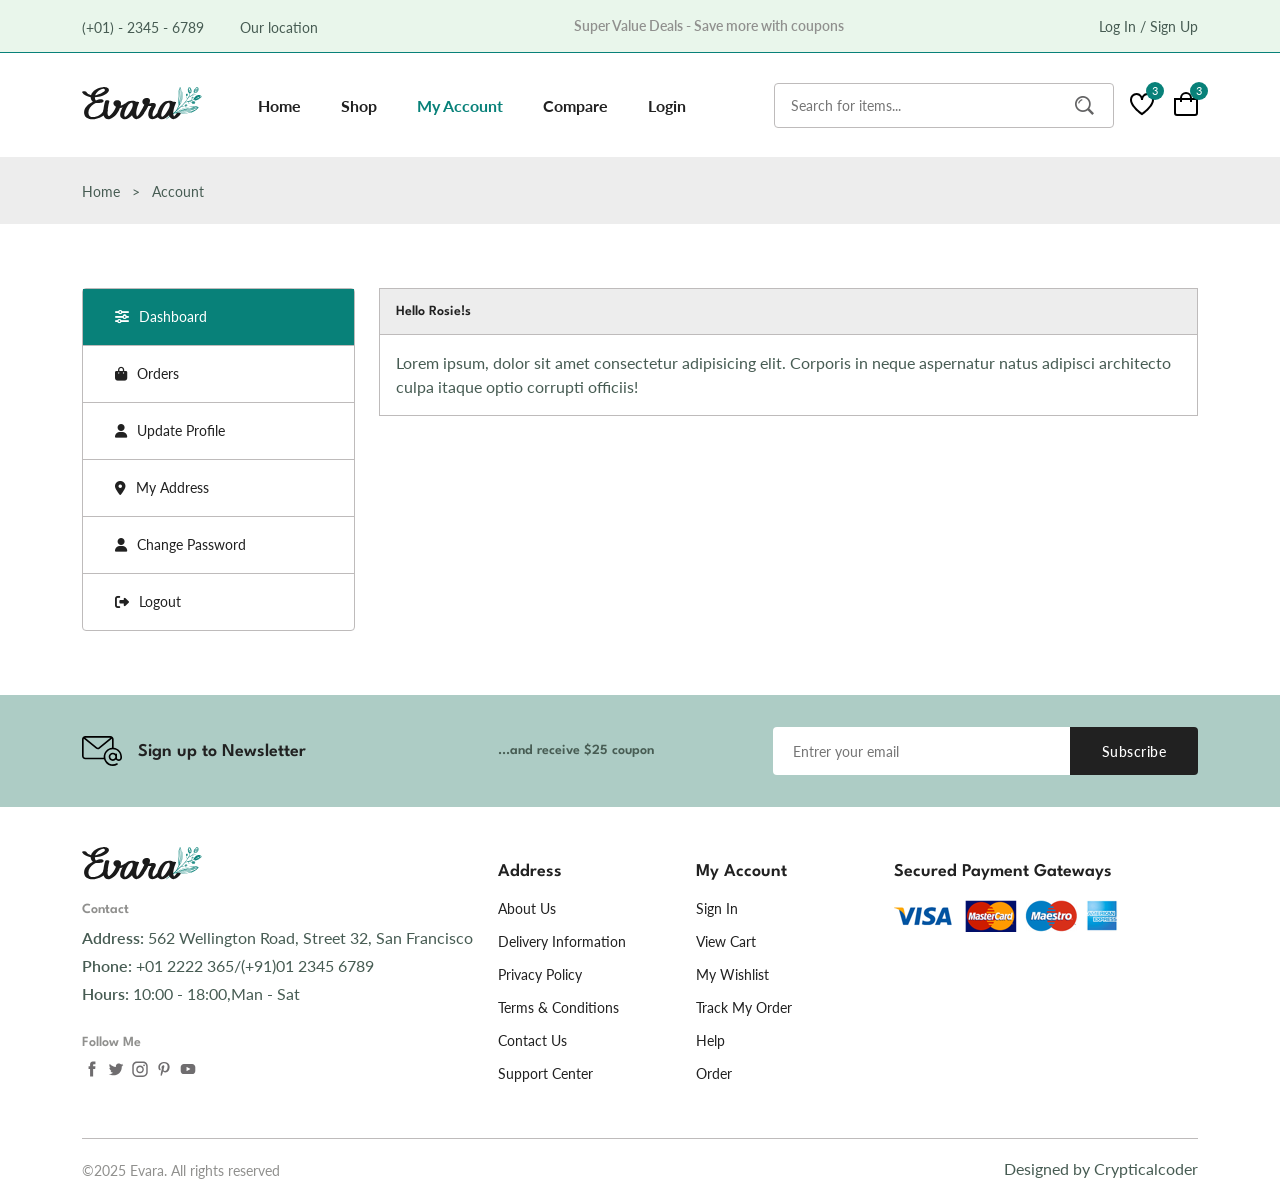
<file: accounts.html>
<!DOCTYPE html>
<html lang="en">

<head>
  <meta charset="UTF-8" />
  <meta name="viewport" content="width=device-width, initial-scale=1.0" />

  <!--=============== FLATICON ===============-->
  <link rel="stylesheet" href="assets/all.min.css">

  <!--=============== SWIPER CSS ===============-->
  <link rel="stylesheet" href="https://cdn.jsdelivr.net/npm/swiper@9/swiper-bundle.min.css" />

  <!--=============== CSS ===============-->
  <link rel="stylesheet" href="assets/css/styles.css" />

  <title>Ecommerce Website</title>
</head>

<body>
  <!--=============== HEADER ===============-->
  <header class="header">
    <div class="header__top">
      <div class="header__container container">
        <div class="header__contact">
          <span>(+01) - 2345 - 6789</span>
          <span>Our location</span>
        </div>
        <p class="header__alert-news">
          Super Value Deals - Save more with coupons
        </p>
        <a href="login-register html" class="header__top-action">
          Log In / Sign Up
        </a>
      </div>
    </div>

    <nav class="nav container">
      <a href="index.html" class="nav__logo">
        <img src="assets/img/logo.svg" alt="logo" class="nav__logo-img">
      </a>
      <div class="nav__menu" id="nav-menu">
        <ul class="nav__list">
          <li class="nav__item">
            <a href="index.html" class="nav__link">Home</a>
          </li>

          <li class="nav__item">
            <a href="shop.html" class="nav__link">Shop</a>
          </li>

          <li class="nav__item">
            <a href="accounts.html" class="nav__link active-link">My Account</a>
          </li>

          <li class="nav__item">
            <a href="compare.html" class="nav__link">Compare</a>
          </li>

          <li class="nav__item">
            <a href="login-register.html" class="nav__link">Login</a>
          </li>
        </ul>

        <div class="header__search">
          <input type="text" placeholder="Search for items..." class="form__input">

          <button class="search__btn">
            <img src="assets/img/search.png" alt="">
          </button>
        </div>
      </div>
      <div class="header__user-action">
        <a href="wishlist.html" class="header__action-btn">
          <img src="assets/img/icon-heart.svg" alt="">
          <span class="count">3</span>
        </a>

        <a href="cart.html" class="header__action-btn">
          <img src="assets/img/icon-cart.svg" alt="">
          <span class="count">3</span>
        </a>
      </div>

    </nav>
  </header>

  <!--=============== MAIN ===============-->
  <main class="main">
    <!--=============== BREADCRUMB ===============-->
    <section class="breadcrumb">
      <ul class="breadcrumb__list flex container">
        <li><a href="index.html" class="breadcrumb__link">Home</a></li>
        <li><span class="breadcrumb__link">></span></li>
        <li><span class="breadcrumb__link">Account</span></li>
      </ul>
    </section>

    <!--=============== ACCOUNTS ===============-->
    <section class="accounts section--lg">
      <div class="accounts__container container grid">
        <div class="account__tabs">
          <p class="account__tab active-tab" data-target="#dashboard">
            <i class="fa-solid fa-sliders"></i>Dashboard
          </p>

          <p class="account__tab" data-target="#orders">
            <i class="fa-solid fa-bag-shopping"></i>Orders
          </p>

          <p class="account__tab" data-target="#update-profile">
            <i class="fa-solid fa-user"></i>Update Profile
          </p>

          <p class="account__tab" data-target="#address">
            <i class="fa-solid fa-location-dot"></i>My Address
          </p>

          <p class="account__tab" data-target="#change-password">
            <i class="fa-solid fa-user"></i>Change Password
          </p>

          <p class="account__tab">
            <i class="fa-solid fa-right-from-bracket"></i>Logout
          </p>
        </div>

        <div class="tabs__content">
          <div class="tab__content active-tab" content id="dashboard">

            <h3 class="tab__header">Hello Rosie!s</h3>

            <div class="tab__body">
              <p class="tab__description">Lorem ipsum, dolor sit amet consectetur adipisicing elit. Corporis in neque
                aspernatur natus adipisci architecto culpa itaque optio corrupti officiis!</p>
            </div>
          </div>

          <div class="tab__content" content id="orders">
            <h3 class="tab__header">Your Orders</h3>
            <div class="tab__body">
              <table class="placed__order-table">
                <tr>
                  <th>Orders</th>
                  <th>Date</th>
                  <th>Status</th>
                  <th>Total</th>
                  <th>Actions</th>
                </tr>

                <tr>
                  <td>#1357</td>
                  <td>March 45, 2020</td>
                  <td>Processing</td>
                  <td>$125.00</td>
                  <td><a href="#" class="view__order">View</a></td>
                </tr>

                <tr>
                  <td>#2468</td>
                  <td>June 29, 2020</td>
                  <td>Completed</td>
                  <td>$364.00</td>
                  <td><a href="#" class="view__order">View</a></td>
                </tr>

                <tr>
                  <td>#2366</td>
                  <td>Auhust 02, 2020</td>
                  <td>Completed</td>
                  <td>$280.00</td>
                  <td><a href="#" class="view__order">View</a></td>
                </tr>
              </table>
            </div>
          </div>

          <div class="tab__content" content id="update-profile">
            <h3 class="tab__header">Update Profile</h3>
            <div class="tab__body">
              <form action="" class="form grid">
                <input type="text" placeholder="Username" class="form__input">

                <div class="form__btn">
                  <button class="btn btn--md">Save</button>
                </div>
              </form>
            </div>
          </div>

          <div class="tab__content" content id="address">
            <h3 class="tab__header">Shipping Address</h3>
            <div class="tab__body">
              <address class="address">
                3522 Interstate<br>
                75 Business Spur,<br>
                Sault Ste.<br>
                Marie, MI 49783
                New York
              </address>
              <p class="city">New York</p>
              <a href="" class="edit">Edit</a>
            </div>
          </div>

          <div class="tab__content" content id="change-password">
            <h3 class="tab__header">Change Password</h3>
            <div class="tab__body">
              <form action="" class="form grid">
                <input type="password" placeholder="Current Password" class="form__input">

                <input type="password" placeholder="New Password" class="form__input">

                <input type="password" placeholder=" Password" class="form__input">

                <div class="form__btn">
                  <button class="btn btn--md">Save</button>
                </div>
              </form>
            </div>
          </div>
        </div>
      </div>
    </section>

    <!--=============== NEWSLETTER ===============-->
    <section class="newsletter section">
      <div class="newsletter__container container grid">
        <h3 class="newsletter__title flex">
          <img src="assets/img/icon-email.svg" alt="" class="newsletter__icon">
          Sign up to Newsletter
        </h3>
        <p class="newsletter__description">...and receive $25 coupon</p>

        <form action="" class="newsletter__form">
          <input type="text" placeholder="Entrer your email" class="newsletter__input">
          <button class="newsletter__btn">Subscribe</button>

        </form>
      </div>
    </section>
  </main>

  <!--=============== FOOTER ===============-->
  <footer class="footer container">
    <div class="footer__container grid">
      <div class="footer__content">
        <a href="index.html" class="footer__logo">
          <img src="assets/img/logo.svg" alt="" class="footer__logo-img">
        </a>
        <h4 class="footer__subtitle">Contact</h4>
        <p class="footer__description">
          <span>Address:</span> 562 Wellington Road, Street 32, San Francisco
        </p>
        <p class="footer__description">
          <span>Phone:</span> +01 2222 365/(+91)01 2345 6789
        </p>
        <p class="footer__description">
          <span>Hours:</span> 10:00 - 18:00,Man - Sat
        </p>

        <div class="footer__social">
          <h4 class="footer__subtitle">Follow Me</h4>
          <div class="footer__social-links flex">
            <a href="">
              <img src="assets/img/icon-facebook.svg" alt="" class="footer__social-icon">
            </a>

            <a href="">
              <img src="assets/img/icon-twitter.svg" alt="" class="footer__social-icon">
            </a>

            <a href="">
              <img src="assets/img/icon-instagram.svg" alt="" class="footer__social-icon">
            </a>

            <a href="">
              <img src="assets/img/icon-pinterest.svg" alt="" class="footer__social-icon">
            </a>

            <a href="">
              <img src="assets/img/icon-youtube.svg" alt="" class="footer__social-icon">
            </a>
          </div>
        </div>
      </div>

      <div class="footer__content">
        <h3 class="footer__title">Address</h3>
        <ul class="footer__links">
          <li><a href="" class="footer__link">About Us</a></li>
          <li><a href="" class="footer__link">Delivery Information</a></li>
          <li><a href="" class="footer__link">Privacy Policy</a></li>
          <li><a href="" class="footer__link">Terms & Conditions</a></li>
          <li><a href="" class="footer__link">Contact Us</a></li>
          <li><a href="" class="footer__link">Support Center</a></li>
        </ul>
      </div>

      <div class="footer__content">
        <h3 class="footer__title">My Account</h3>
        <ul class="footer__links">
          <li><a href="" class="footer__link">Sign In</a></li>
          <li><a href="" class="footer__link">View Cart</a></li>
          <li><a href="" class="footer__link">My Wishlist </a></li>
          <li><a href="" class="footer__link">Track My Order</a></li>
          <li><a href="" class="footer__link">Help </a></li>
          <li><a href="" class="footer__link">Order</a></li>
        </ul>
      </div>

      <div class="footer__content">
        <h3 class="footer__title">Secured Payment Gateways</h3>
        <img src="assets/img/payment-method.png" alt="" class="payment__img">
      </div>
    </div>
    <div class="footer__bottom">
      <p class="copyright">&copy;2025 Evara. All rights reserved</p>
      <span class="designe">Designed by Crypticalcoder</span>
    </div>
  </footer>

  <!--=============== SWIPER JS ===============-->
  <script src="https://cdn.jsdelivr.net/npm/swiper@9/swiper-bundle.min.js"></script>

  <!--=============== MAIN JS ===============-->
  <script src="assets/js/main.js"></script>
</body>

</html>
</file>
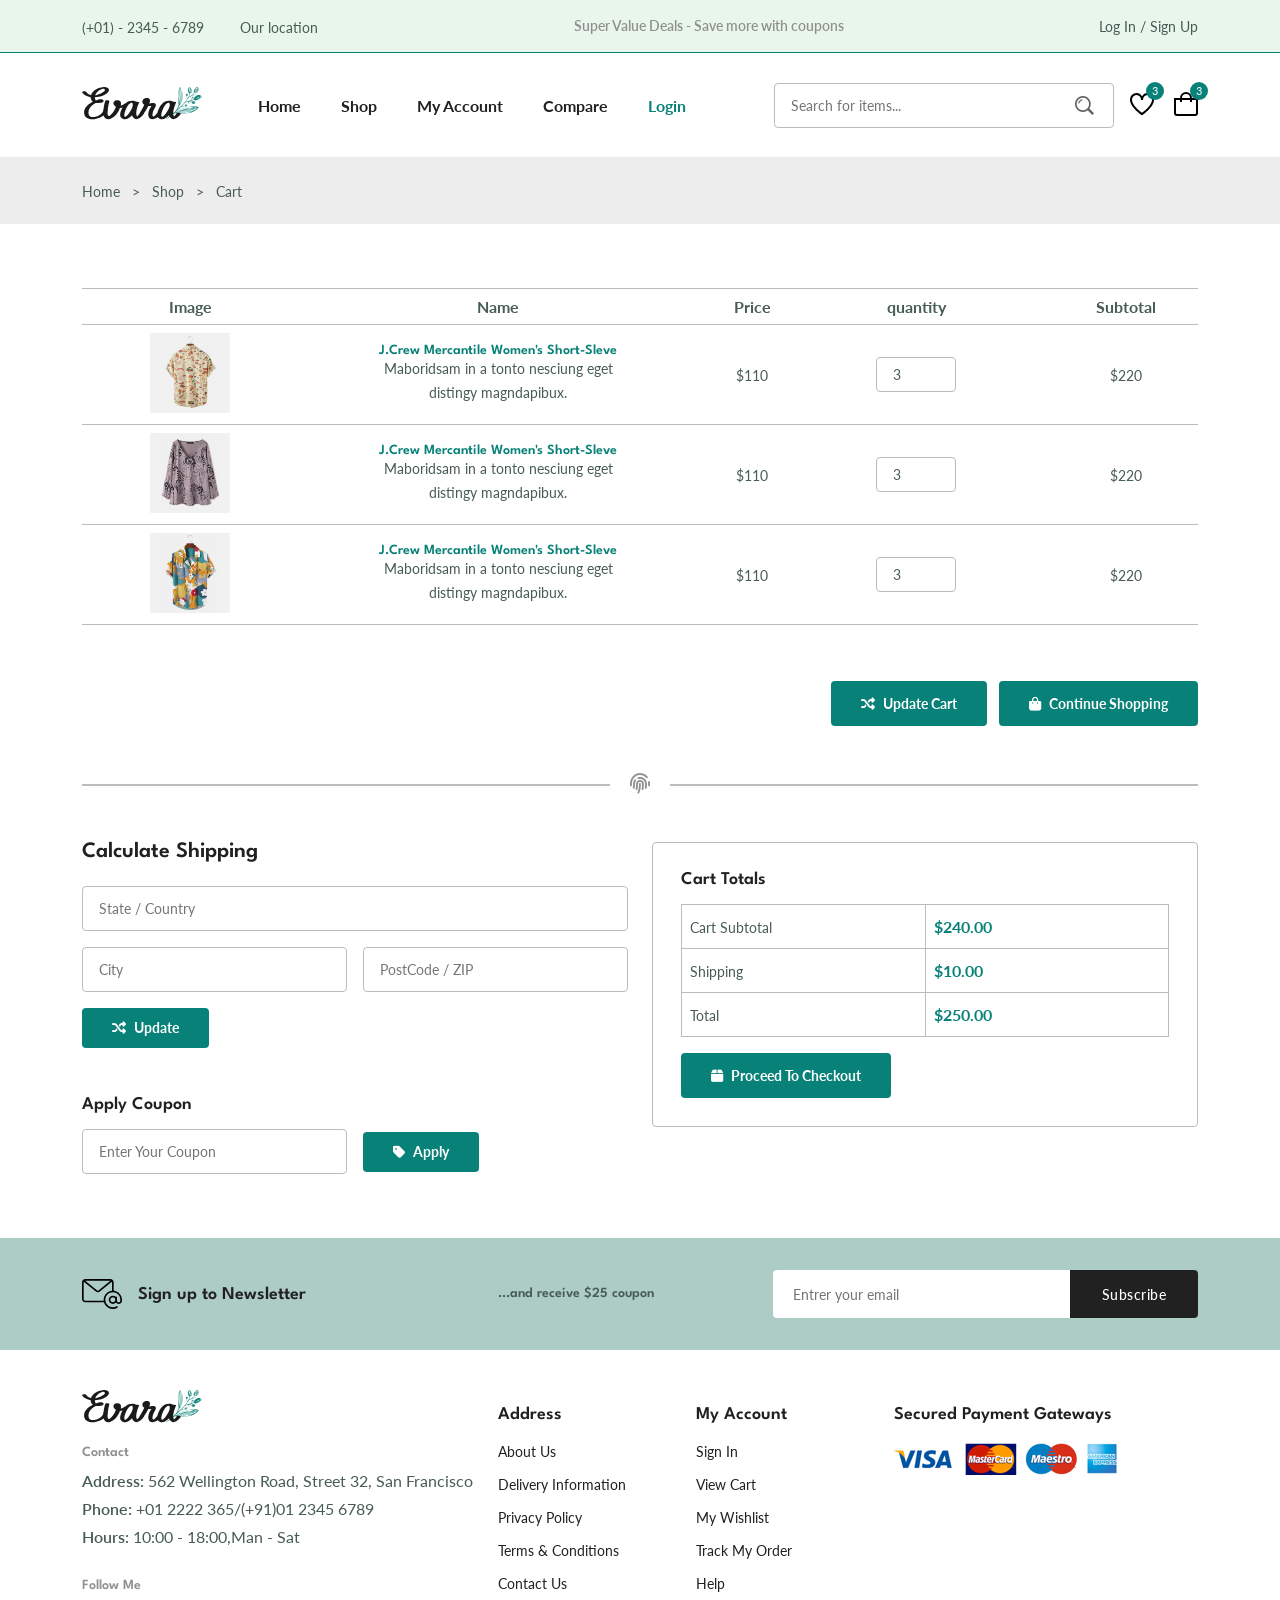
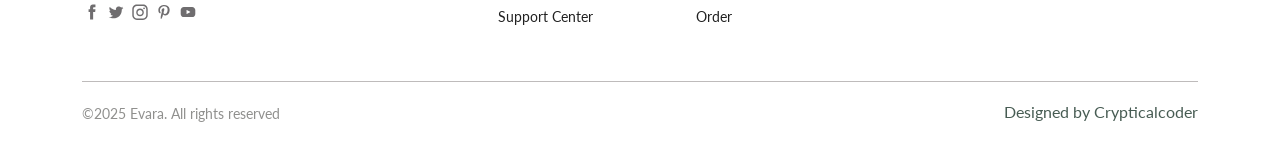
<file: cart.html>
<!DOCTYPE html>
<html lang="en">

<head>
  <meta charset="UTF-8" />
  <meta name="viewport" content="width=device-width, initial-scale=1.0" />

  <!--=============== FLATICON ===============-->
  <link rel="stylesheet" href="assets/all.min.css">

  <!--=============== SWIPER CSS ===============-->
  <link rel="stylesheet" href="https://cdn.jsdelivr.net/npm/swiper@9/swiper-bundle.min.css" />

  <!--=============== CSS ===============-->
  <link rel="stylesheet" href="assets/css/styles.css" />

  <title>Ecommerce Website</title>
</head>

<body>
  <!--=============== Start HEADER ===============-->
  <header class="header">
    <div class="header__top">
      <div class="header__container container">
        <div class="header__contact">
          <span>(+01) - 2345 - 6789</span>
          <span>Our location</span>
        </div>
        <p class="header__alert-news">
          Super Value Deals - Save more with coupons
        </p>
        <a href="login-register html" class="header__top-action">
          Log In / Sign Up
        </a>
      </div>
    </div>

    <nav class="nav container">
      <a href="index.html" class="nav__logo">
        <img src="assets/img/logo.svg" alt="logo" class="nav__logo-img">
      </a>
      <div class="nav__menu" id="nav-menu">
        <ul class="nav__list">
          <li class="nav__item">
            <a href="index.html" class="nav__link">Home</a>
          </li>

          <li class="nav__item">
            <a href="shop.html" class="nav__link">Shop</a>
          </li>

          <li class="nav__item">
            <a href="accounts.html" class="nav__link">My Account</a>
          </li>

          <li class="nav__item">
            <a href="compare.html" class="nav__link">Compare</a>
          </li>

          <li class="nav__item">
            <a href="login-register.html" class="nav__link active-link">Login</a>
          </li>
        </ul>

        <div class="header__search">
          <input type="text" placeholder="Search for items..." class="form__input">

          <button class="search__btn">
            <img src="assets/img/search.png" alt="">
          </button>
        </div>
      </div>
      <div class="header__user-action">
        <a href="wishlist.html" class="header__action-btn">
          <img src="assets/img/icon-heart.svg" alt="">
          <span class="count">3</span>
        </a>

        <a href="cart.html" class="header__action-btn">
          <img src="assets/img/icon-cart.svg" alt="">
          <span class="count">3</span>
        </a>
      </div>

    </nav>
  </header>
  <!--=============== End HEADER ===============-->




  <!--=============== MAIN ===============-->
  <main class="main">
    <!--=============== Start BREADCRUMB ===============-->
    <section class="breadcrumb">
      <ul class="breadcrumb__list flex container">
        <li><a href="index.html" class="breadcrumb__link">Home</a></li>
        <li><span class="breadcrumb__link">></span></li>
        <li><span class="breadcrumb__link">Shop</span></li>
        <li><span class="breadcrumb__link">></span></li>
        <li><span class="breadcrumb__link">Cart</span></li>
      </ul>
    </section>
    <!--=============== End BREADCRUMB ===============-->




    <!--=============== CART ===============-->
    <section class="cart section--lg container">
      <div class="table__container">
        <table class="table">
          <tr>
            <th>Image</th>
            <th>Name</th>
            <th>Price</th>
            <th>quantity</th>
            <th>Subtotal</th>
            <th>Remove</th>
          </tr>

          <tr>
            <td>
              <img src="assets/img/product-1-2.jpg" alt="" class="table__img">
            </td>
            <td>
              <h3 class="table__title">J.Crew Mercantile Women's Short-Sleve</h3>
              <p class="table__description">Maboridsam in a tonto nesciung eget distingy magndapibux.</p>
            </td>
            <td><span class="table__price">$110</span></td>
            <td><input type="number" value="3" class="quantity">
            </td>
            <td><span class="table__subtotal">$220</span></td>
            <td><i class="fa-solid fa-trash table__trash"></i></td>
          </tr>

          <tr>
            <td>
              <img src="assets/img/product-7-1.jpg" alt="" class="table__img">
            </td>
            <td>
              <h3 class="table__title">J.Crew Mercantile Women's Short-Sleve</h3>
              <p class="table__description">Maboridsam in a tonto nesciung eget distingy magndapibux.</p>
            </td>
            <td><span class="table__price">$110</span></td>
            <td><input type="number" value="3" class="quantity">
            </td>
            <td><span class="table__subtotal">$220</span></td>
            <td><i class="fa-solid fa-trash table__trash"></i></td>
          </tr>

          <tr>
            <td>
              <img src="assets/img/product-2-1.jpg" alt="" class="table__img">
            </td>
            <td>
              <h3 class="table__title">J.Crew Mercantile Women's Short-Sleve</h3>
              <p class="table__description">Maboridsam in a tonto nesciung eget distingy magndapibux.</p>
            </td>
            <td><span class="table__price">$110</span></td>
            <td><input type="number" value="3" class="quantity">
            </td>
            <td><span class="table__subtotal">$220</span></td>
            <td><i class="fa-solid fa-trash table__trash"></i></td>
          </tr>
        </table>
      </div>

      <div class="cart__actions">
        <a href="" class="btn flex btn--md">
          <i class="fa-solid fa-shuffle"></i> Update Cart
        </a>

        <a href="" class="btn flex btn--md">
          <i class="fa-solid fa-bag-shopping"></i> Continue Shopping
        </a>
      </div>

      <div class="divider">
        <i class="fa-solid fa-fingerprint"></i>
      </div>

      <div class="cart__group grid">
        <div>
          <div class="cart_shipping">
            <h3 class="section__title">Calculate Shipping</h3>

            <form action="" class="form grid">
              <input type="text" placeholder="State / Country" class="form__input">

              <div class="form__group grid">
                <input type="text" placeholder="City" class="form__input">

                <input type="text" placeholder="PostCode / ZIP" class="form__input">
              </div>

              <div class="form__btn">
                <button class="btn flex btn--sm">
                  <i class="fa-solid fa-shuffle"></i> Update
                </button>
              </div>

            </form>
          </div>

          <div class="cart__coupon">
            <h3 class="section__title">Apply Coupon</h3>

            <form action="" class="coupon__form form grid">
              <div class="form__group grid">
                <input type="text" class="form__input" placeholder="Enter Your Coupon">

                <div class="form__btn">
                  <button class="btn flex btn--sm">
                    <i class="fa-solid fa-tag"></i> Apply
                  </button>
                </div>
              </div>
            </form>
          </div>
        </div>

        <div class="cart__total">
          <h3 class="section__title">Cart Totals</h3>

          <table class="cart__total-table">
            <tr>
              <td><span class="cart__total-title">Cart Subtotal</span></td>
              <td><span class="cart__total-price">$240.00</span></td>
            </tr>

            <tr>
              <td><span class="cart__total-title">Shipping</span></td>
              <td><span class="cart__total-price">$10.00</span></td>
            </tr>

            <tr>
              <td><span class="cart__total-title">Total</span></td>
              <td><span class="cart__total-price">$250.00</span></td>
            </tr>
          </table>

          <a href="checkout.html" class="btn flex btn--md">
            <i class="fa-solid fa-box"></i>
            Proceed To Checkout
          </a>
        </div>
      </div>

    </section>




    <!--=============== Start NEWSLETTER ===============-->
    <section class="newsletter section">
      <div class="newsletter__container container grid">
        <h3 class="newsletter__title flex">
          <img src="assets/img/icon-email.svg" alt="" class="newsletter__icon">
          Sign up to Newsletter
        </h3>
        <p class="newsletter__description">...and receive $25 coupon</p>

        <form action="" class="newsletter__form">
          <input type="text" placeholder="Entrer your email" class="newsletter__input">
          <button class="newsletter__btn">Subscribe</button>

        </form>
      </div>
    </section>
    <!--=============== End NEWSLETTER ===============-->
  </main>




  <!--=============== Start FOOTER ===============-->
  <footer class="footer container">
    <div class="footer__container grid">
      <div class="footer__content">
        <a href="index.html" class="footer__logo">
          <img src="assets/img/logo.svg" alt="" class="footer__logo-img">
        </a>
        <h4 class="footer__subtitle">Contact</h4>
        <p class="footer__description">
          <span>Address:</span> 562 Wellington Road, Street 32, San Francisco
        </p>
        <p class="footer__description">
          <span>Phone:</span> +01 2222 365/(+91)01 2345 6789
        </p>
        <p class="footer__description">
          <span>Hours:</span> 10:00 - 18:00,Man - Sat
        </p>

        <div class="footer__social">
          <h4 class="footer__subtitle">Follow Me</h4>
          <div class="footer__social-links flex">
            <a href="">
              <img src="assets/img/icon-facebook.svg" alt="" class="footer__social-icon">
            </a>

            <a href="">
              <img src="assets/img/icon-twitter.svg" alt="" class="footer__social-icon">
            </a>

            <a href="">
              <img src="assets/img/icon-instagram.svg" alt="" class="footer__social-icon">
            </a>

            <a href="">
              <img src="assets/img/icon-pinterest.svg" alt="" class="footer__social-icon">
            </a>

            <a href="">
              <img src="assets/img/icon-youtube.svg" alt="" class="footer__social-icon">
            </a>
          </div>
        </div>
      </div>

      <div class="footer__content">
        <h3 class="footer__title">Address</h3>
        <ul class="footer__links">
          <li><a href="" class="footer__link">About Us</a></li>
          <li><a href="" class="footer__link">Delivery Information</a></li>
          <li><a href="" class="footer__link">Privacy Policy</a></li>
          <li><a href="" class="footer__link">Terms & Conditions</a></li>
          <li><a href="" class="footer__link">Contact Us</a></li>
          <li><a href="" class="footer__link">Support Center</a></li>
        </ul>
      </div>

      <div class="footer__content">
        <h3 class="footer__title">My Account</h3>
        <ul class="footer__links">
          <li><a href="" class="footer__link">Sign In</a></li>
          <li><a href="" class="footer__link">View Cart</a></li>
          <li><a href="" class="footer__link">My Wishlist </a></li>
          <li><a href="" class="footer__link">Track My Order</a></li>
          <li><a href="" class="footer__link">Help </a></li>
          <li><a href="" class="footer__link">Order</a></li>
        </ul>
      </div>

      <div class="footer__content">
        <h3 class="footer__title">Secured Payment Gateways</h3>
        <img src="assets/img/payment-method.png" alt="" class="payment__img">
      </div>
    </div>
    <div class="footer__bottom">
      <p class="copyright">&copy;2025 Evara. All rights reserved</p>
      <span class="designe">Designed by Crypticalcoder</span>
    </div>
  </footer>
  <!--=============== End FOOTER ===============-->




  <!--=============== SWIPER JS ===============-->
  <script src="https://cdn.jsdelivr.net/npm/swiper@9/swiper-bundle.min.js"></script>

  <!--=============== MAIN JS ===============-->
  <script src="assets/js/main.js"></script>
</body>

</html>
</file>
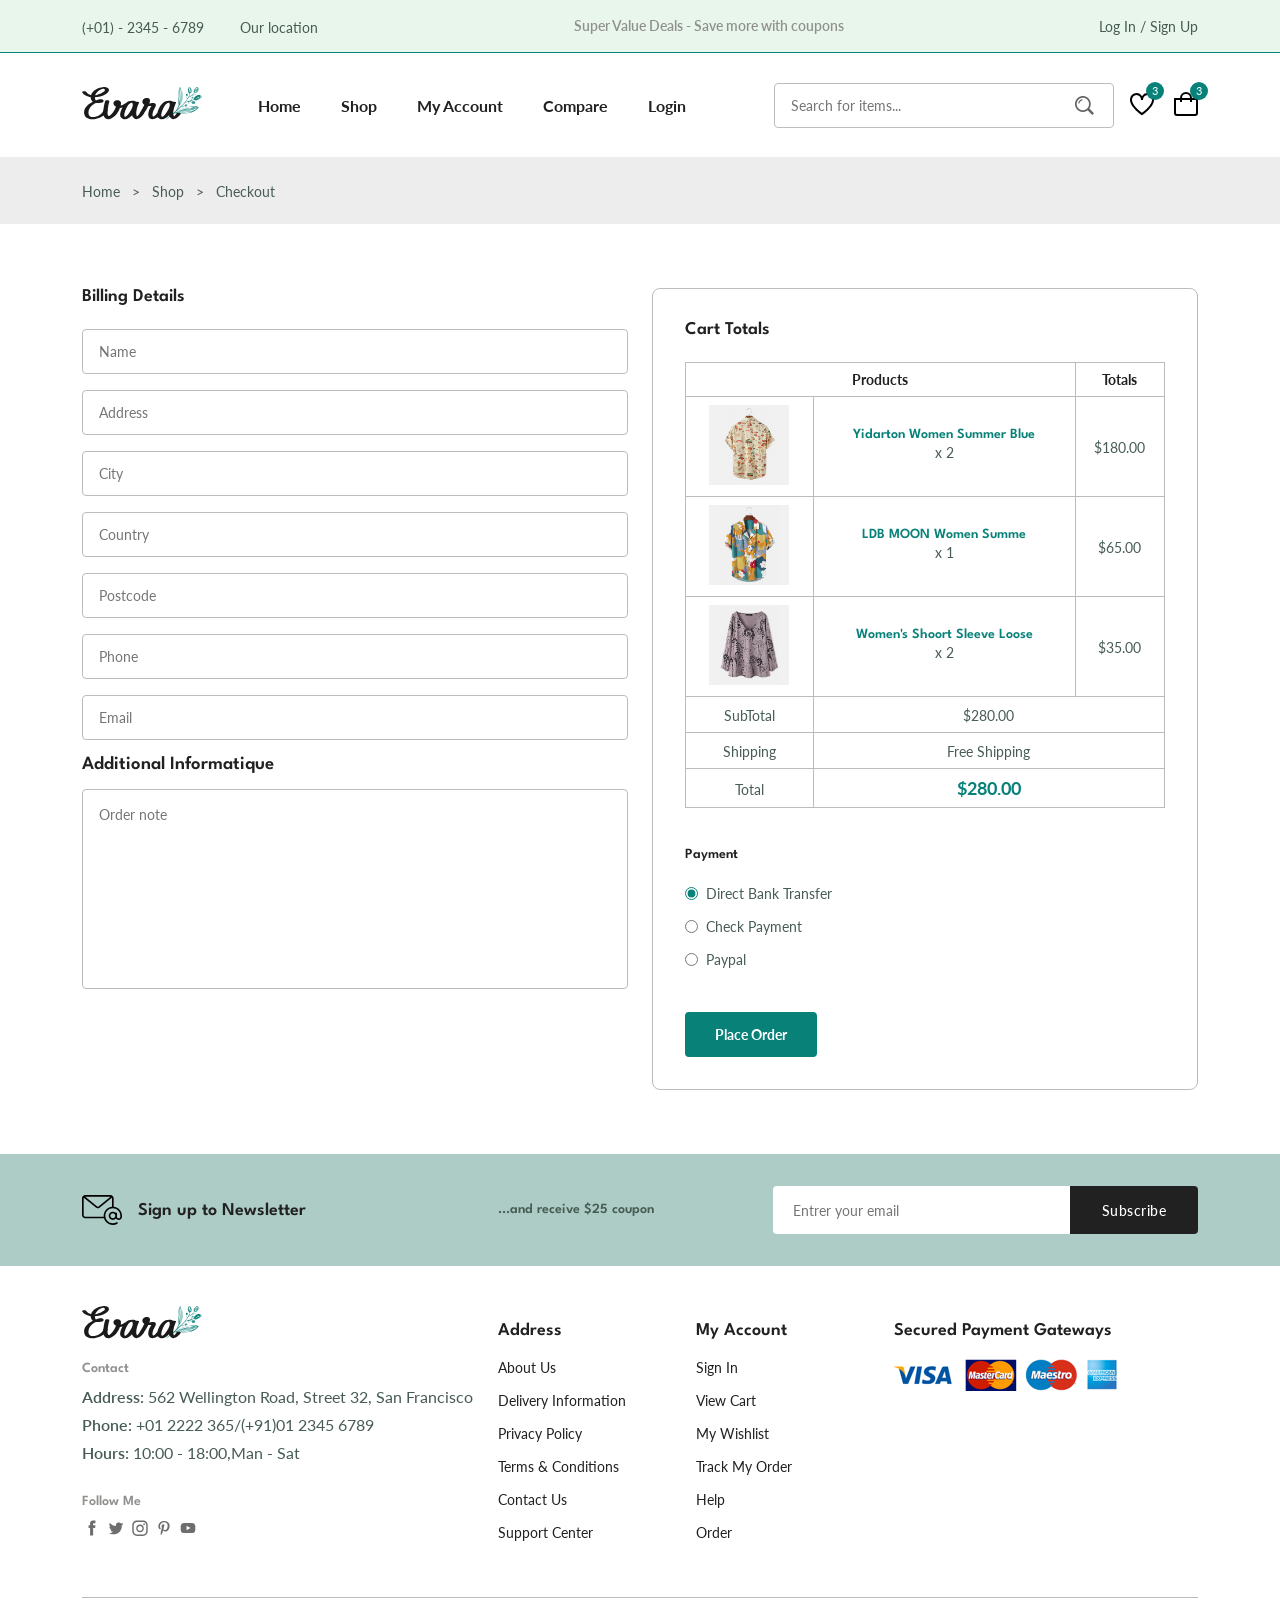
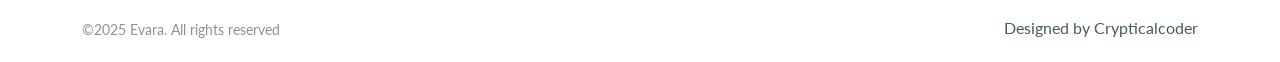
<file: checkout.html>
<!DOCTYPE html>
<html lang="en">

<head>
  <meta charset="UTF-8" />
  <meta name="viewport" content="width=device-width, initial-scale=1.0" />

  <!--=============== FLATICON ===============-->
  <link rel="stylesheet" href="assets/all.min.css">

  <!--=============== SWIPER CSS ===============-->
  <link rel="stylesheet" href="https://cdn.jsdelivr.net/npm/swiper@9/swiper-bundle.min.css" />

  <!--=============== CSS ===============-->
  <link rel="stylesheet" href="assets/css/styles.css" />

  <title>Ecommerce Website</title>
</head>

<body>
  <!--=============== HEADER ===============-->
  <header class="header">
    <div class="header__top">
      <div class="header__container container">
        <div class="header__contact">
          <span>(+01) - 2345 - 6789</span>
          <span>Our location</span>
        </div>
        <p class="header__alert-news">
          Super Value Deals - Save more with coupons
        </p>
        <a href="login-register html" class="header__top-action">
          Log In / Sign Up
        </a>
      </div>
    </div>

    <nav class="nav container">
      <a href="index.html" class="nav__logo">
        <img src="assets/img/logo.svg" alt="logo" class="nav__logo-img">
      </a>
      <div class="nav__menu" id="nav-menu">
        <ul class="nav__list">
          <li class="nav__item">
            <a href="index.html" class="nav__link">Home</a>
          </li>

          <li class="nav__item">
            <a href="shop.html" class="nav__link">Shop</a>
          </li>

          <li class="nav__item">
            <a href="accounts.html" class="nav__link">My Account</a>
          </li>

          <li class="nav__item">
            <a href="compare.html" class="nav__link">Compare</a>
          </li>

          <li class="nav__item">
            <a href="login-register.html" class="nav__link">Login</a>
          </li>
        </ul>

        <div class="header__search">
          <input type="text" placeholder="Search for items..." class="form__input">

          <button class="search__btn">
            <img src="assets/img/search.png" alt="">
          </button>
        </div>
      </div>
      <div class="header__user-action">
        <a href="wishlist.html" class="header__action-btn">
          <img src="assets/img/icon-heart.svg" alt="">
          <span class="count">3</span>
        </a>

        <a href="cart.html" class="header__action-btn">
          <img src="assets/img/icon-cart.svg" alt="">
          <span class="count">3</span>
        </a>
      </div>

    </nav>
  </header>

  <!--=============== MAIN ===============-->
  <main class="main">
    <!--=============== BREADCRUMB ===============-->
    <section class="breadcrumb">
      <ul class="breadcrumb__list flex container">
        <li><a href="index.html" class="breadcrumb__link">Home</a></li>
        <li><span class="breadcrumb__link">></span></li>
        <li><span class="breadcrumb__link">Shop</span></li>
        <li><span class="breadcrumb__link">></span></li>
        <li><span class="breadcrumb__link">Checkout</span></li>
      </ul>
    </section>

    <!--=============== CHECKOUT ===============-->
    <section class="checkout section--lg">
      <div class="checkout__container container grid">
        <div class="checkout__group">
          <h3 class="section__title">Billing Details</h3>

          <form action="" class="form grid">
            <input type="text" placeholder="Name" class="form__input">

            <input type="text" placeholder="Address" class="form__input">

            <input type="text" placeholder="City" class="form__input">

            <input type="text" placeholder="Country" class="form__input">

            <input type="text" placeholder="Postcode" class="form__input">

            <input type="text" placeholder="Phone" class="form__input">

            <input type="email" placeholder="Email" class="form__input">

            <h3 class="chekout__title">Additional Informatique</h3>

            <textarea placeholder="Order note" cols="30" rows="10" class="form__input textarea"></textarea>
          </form>
        </div>

        <div class="checkout__group">
          <h3 class="section__title">Cart Totals</h3>

          <table class="order__table">
            <tr>
              <th colspan="2">Products</th>
              <th>Totals</th>
            </tr>

            <tr>
              <td>
                <img src="assets/img/product-1-2.jpg" alt="" class="order__img">
              </td>
              <td>
                <h3 class="table__title">Yidarton Women Summer Blue</h3>
                <p class="table__quantity">x 2</p>
              </td>
              <td>
                <span class="table__price">$180.00</span>
              </td>
            </tr>

            <tr>
              <td>
                <img src="assets/img/product-2-1.jpg" alt="" class="order__img">
              </td>
              <td>
                <h3 class="table__title">LDB MOON Women Summe</h3>
                <p class="table__quantity">x 1</p>
              </td>
              <td>
                <span class="table__price">$65.00</span>
              </td>
            </tr>

            <tr>
              <td>
                <img src="assets/img/product-7-1.jpg" alt="" class="order__img">
              </td>
              <td>
                <h3 class="table__title">Women's Shoort Sleeve Loose</h3>
                <p class="table__quantity">x 2</p>
              </td>
              <td>
                <span class="table__price">$35.00</span>
              </td>
            </tr>

            <tr>
              <td><span class="order__subtitle">SubTotal</span></td>
              <td colspan="2"><span class="table__price">$280.00</span></td>
            </tr>

            <tr>
              <td><span class="order__subtitle">Shipping</span></td>
              <td colspan="2"><span class="table__price">Free Shipping</span></td>
            </tr>

            <tr>
              <td><span class="order__subtitle">Total</td></span>
              <td colspan="2"><span class="order__grand-total">$280.00</span></td>
            </tr>
          </table>

          <div class="payment__methods">
            <h3 class="checkout__title payment__title">Payment</h3>

            <div class="payment__option flex">
              <input type="radio" name="redio" checked class="payment__input">
              <label for="" class="payment__label">Direct Bank Transfer</label>
            </div>

            <div class="payment__option flex">
              <input type="radio" name="redio" class="payment__input">
              <label for="" class="payment__label">Check Payment</label>
            </div>

            <div class="payment__option flex">
              <input type="radio" name="redio" class="payment__input">
              <label for="" class="payment__label">Paypal</label>
            </div>
          </div>

          <button class="btn btn--md">Place Order</button>
        </div>
      </div>
    </section>

    <!--=============== NEWSLETTER ===============-->
    <section class="newsletter section">
      <div class="newsletter__container container grid">
        <h3 class="newsletter__title flex">
          <img src="assets/img/icon-email.svg" alt="" class="newsletter__icon">
          Sign up to Newsletter
        </h3>
        <p class="newsletter__description">...and receive $25 coupon</p>

        <form action="" class="newsletter__form">
          <input type="text" placeholder="Entrer your email" class="newsletter__input">
          <button class="newsletter__btn">Subscribe</button>

        </form>
      </div>
    </section>
  </main>

  <!--=============== FOOTER ===============-->
  <footer class="footer container">
    <div class="footer__container grid">
      <div class="footer__content">
        <a href="index.html" class="footer__logo">
          <img src="assets/img/logo.svg" alt="" class="footer__logo-img">
        </a>
        <h4 class="footer__subtitle">Contact</h4>
        <p class="footer__description">
          <span>Address:</span> 562 Wellington Road, Street 32, San Francisco
        </p>
        <p class="footer__description">
          <span>Phone:</span> +01 2222 365/(+91)01 2345 6789
        </p>
        <p class="footer__description">
          <span>Hours:</span> 10:00 - 18:00,Man - Sat
        </p>

        <div class="footer__social">
          <h4 class="footer__subtitle">Follow Me</h4>
          <div class="footer__social-links flex">
            <a href="">
              <img src="assets/img/icon-facebook.svg" alt="" class="footer__social-icon">
            </a>

            <a href="">
              <img src="assets/img/icon-twitter.svg" alt="" class="footer__social-icon">
            </a>

            <a href="">
              <img src="assets/img/icon-instagram.svg" alt="" class="footer__social-icon">
            </a>

            <a href="">
              <img src="assets/img/icon-pinterest.svg" alt="" class="footer__social-icon">
            </a>

            <a href="">
              <img src="assets/img/icon-youtube.svg" alt="" class="footer__social-icon">
            </a>
          </div>
        </div>
      </div>

      <div class="footer__content">
        <h3 class="footer__title">Address</h3>
        <ul class="footer__links">
          <li><a href="" class="footer__link">About Us</a></li>
          <li><a href="" class="footer__link">Delivery Information</a></li>
          <li><a href="" class="footer__link">Privacy Policy</a></li>
          <li><a href="" class="footer__link">Terms & Conditions</a></li>
          <li><a href="" class="footer__link">Contact Us</a></li>
          <li><a href="" class="footer__link">Support Center</a></li>
        </ul>
      </div>

      <div class="footer__content">
        <h3 class="footer__title">My Account</h3>
        <ul class="footer__links">
          <li><a href="" class="footer__link">Sign In</a></li>
          <li><a href="" class="footer__link">View Cart</a></li>
          <li><a href="" class="footer__link">My Wishlist </a></li>
          <li><a href="" class="footer__link">Track My Order</a></li>
          <li><a href="" class="footer__link">Help </a></li>
          <li><a href="" class="footer__link">Order</a></li>
        </ul>
      </div>

      <div class="footer__content">
        <h3 class="footer__title">Secured Payment Gateways</h3>
        <img src="assets/img/payment-method.png" alt="" class="payment__img">
      </div>
    </div>
    <div class="footer__bottom">
      <p class="copyright">&copy;2025 Evara. All rights reserved</p>
      <span class="designe">Designed by Crypticalcoder</span>
    </div>
  </footer>

  <!--=============== SWIPER JS ===============-->
  <script src="https://cdn.jsdelivr.net/npm/swiper@9/swiper-bundle.min.js"></script>

  <!--=============== MAIN JS ===============-->
  <script src="assets/js/main.js"></script>
</body>

</html>
</file>
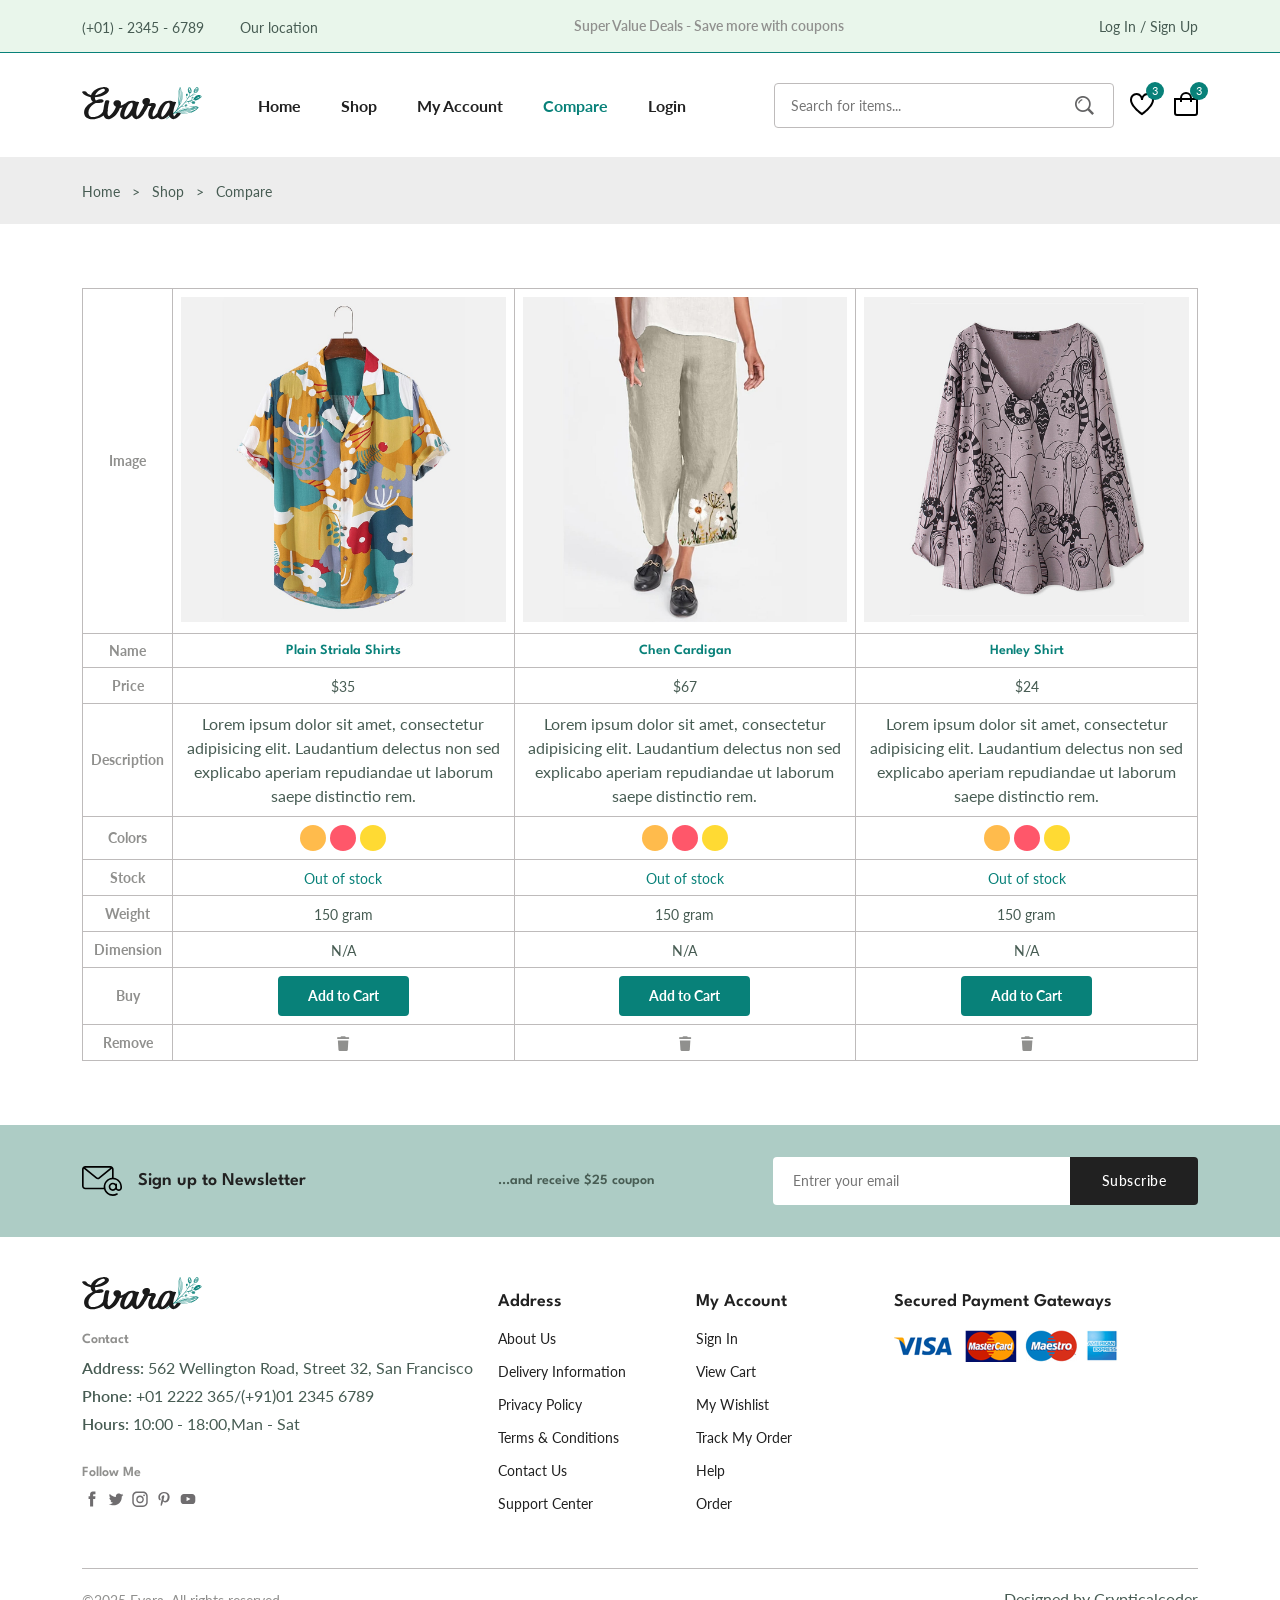
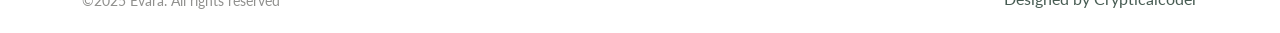
<file: compare.html>
<!DOCTYPE html>
<html lang="en">

<head>
  <meta charset="UTF-8" />
  <meta name="viewport" content="width=device-width, initial-scale=1.0" />

  <!--=============== FLATICON ===============-->
  <link rel="stylesheet" href="assets/all.min.css">

  <!--=============== SWIPER CSS ===============-->
  <link rel="stylesheet" href="https://cdn.jsdelivr.net/npm/swiper@9/swiper-bundle.min.css" />

  <!--=============== CSS ===============-->
  <link rel="stylesheet" href="assets/css/styles.css" />

  <title>Ecommerce Website</title>
</head>

<body>
  <!--=============== HEADER ===============-->
  <header class="header">
    <div class="header__top">
      <div class="header__container container">
        <div class="header__contact">
          <span>(+01) - 2345 - 6789</span>
          <span>Our location</span>
        </div>
        <p class="header__alert-news">
          Super Value Deals - Save more with coupons
        </p>
        <a href="login-register html" class="header__top-action">
          Log In / Sign Up
        </a>
      </div>
    </div>

    <nav class="nav container">
      <a href="index.html" class="nav__logo">
        <img src="assets/img/logo.svg" alt="logo" class="nav__logo-img">
      </a>
      <div class="nav__menu" id="nav-menu">
        <ul class="nav__list">
          <li class="nav__item">
            <a href="index.html" class="nav__link">Home</a>
          </li>

          <li class="nav__item">
            <a href="shop.html" class="nav__link">Shop</a>
          </li>

          <li class="nav__item">
            <a href="accounts.html" class="nav__link">My Account</a>
          </li>

          <li class="nav__item">
            <a href="compare.html" class="nav__link active-link">Compare</a>
          </li>

          <li class="nav__item">
            <a href="login-register.html" class="nav__link">Login</a>
          </li>
        </ul>

        <div class="header__search">
          <input type="text" placeholder="Search for items..." class="form__input">

          <button class="search__btn">
            <img src="assets/img/search.png" alt="">
          </button>
        </div>
      </div>
      <div class="header__user-action">
        <a href="wishlist.html" class="header__action-btn">
          <img src="assets/img/icon-heart.svg" alt="">
          <span class="count">3</span>
        </a>

        <a href="cart.html" class="header__action-btn">
          <img src="assets/img/icon-cart.svg" alt="">
          <span class="count">3</span>
        </a>
      </div>

    </nav>
  </header>

  <!--=============== MAIN ===============-->
  <main class="main">
    <!--=============== BREADCRUMB ===============-->
    <section class="breadcrumb">
      <ul class="breadcrumb__list flex container">
        <li><a href="index.html" class="breadcrumb__link">Home</a></li>
        <li><span class="breadcrumb__link">></span></li>
        <li><span class="breadcrumb__link">Shop</span></li>
        <li><span class="breadcrumb__link">></span></li>
        <li><span class="breadcrumb__link">Compare</span></li>
      </ul>
    </section>

    <!--=============== COMPARE ===============-->
    <section class="compare container section--lg">
      <table class="compare__table">
        <tr>
          <th>Image</th>
          <td>
            <img src="assets/img/product-2-1.jpg" alt="" class="compare__img">
          </td>

          <td>
            <img src="assets/img/product-4-1.jpg" alt="" class="compare__img">
          </td>

          <td>
            <img src="assets/img/product-7-1.jpg" alt="" class="compare__img">
          </td>
        </tr>

        <tr>
          <th>Name</th>
          <td>
            <h3 class="table__title">Plain Striala Shirts</h3>
          </td>

          <td>
            <h3 class="table__title">Chen Cardigan</h3>
          </td>

          <td>
            <h3 class="table__title">Henley Shirt</h3>
          </td>
        </tr>

        <tr>
          <th>Price</th>
          <td>
            <span class="table__price">$35</span>
          </td>

          <td>
            <span class="table__price">$67</span>
          </td>

          <td>
            <span class="table__price">$24</span>
          </td>
        </tr>

        <tr>
          <th>Description</th>
          <td>
            <p class="">Lorem ipsum dolor sit amet, consectetur adipisicing elit. Laudantium delectus non
              sed explicabo aperiam repudiandae ut laborum saepe distinctio rem.</p>
          </td>

          <td>
            <p class="">Lorem ipsum dolor sit amet, consectetur adipisicing elit. Laudantium delectus non
              sed explicabo aperiam repudiandae ut
              laborum saepe distinctio rem.</p>
          </td>

          <td>
            <p class="">Lorem ipsum dolor sit amet, consectetur adipisicing elit. Laudantium delectus non
              sed explicabo aperiam repudiandae ut
              laborum saepe distinctio rem.</p>
          </td>
        </tr>

        <tr>
          <th>Colors</th>
          <td>
            <ul class="color__list compare__colors">
              <li><a href="#" class="color__link" style="background-color: hsl(37, 100%, 65%)"></a></li>

              <li><a href="#" class="color__link" style="background-color: hsl(353, 100%, 67%)"></a></li>

              <li><a href="#" class="color__link" style="background-color: hsl(49, 100%, 60%)"></a></li>
            </ul>
          </td>

          <td>
            <ul class="color__list compare__colors">
              <li><a href="#" class="color__link" style="background-color: hsl(37, 100%, 65%)"></a></li>

              <li><a href="#" class="color__link" style="background-color: hsl(353, 100%, 67%)"></a></li>

              <li><a href="#" class="color__link" style="background-color: hsl(49, 100%, 60%)"></a></li>
            </ul>
          </td>

          <td>
            <ul class="color__list compare__colors">
              <li><a href="#" class="color__link" style="background-color: hsl(37, 100%, 65%)"></a></li>

              <li><a href="#" class="color__link" style="background-color: hsl(353, 100%, 67%)"></a></li>

              <li><a href="#" class="color__link" style="background-color: hsl(49, 100%, 60%)"></a></li>
            </ul>
          </td>
        </tr>

        <tr>
          <th>Stock</th>
          <td><span class="table__stock">Out of stock</span></td>
          <td><span class="table__stock">Out of stock</span></td>
          <td><span class="table__stock">Out of stock</span></td>
        </tr>

        <tr>
          <th>Weight</th>
          <td><span class="table__weight">150 gram</span></td>
          <td><span class="table__weight">150 gram</span></td>
          <td><span class="table__weight">150 gram</span></td>
        </tr>

        <tr>
          <th>Dimension</th>
          <td><span class="table__dimension">N/A</span></td>
          <td><span class="table__dimension">N/A</span></td>
          <td><span class="table__dimension">N/A</span></td>
        </tr>

        <tr>
          <th>Buy</th>
          <td><a href="" class="btn btn--sm">Add to Cart</a></td>
          <td><a href="" class="btn btn--sm">Add to Cart</a></td>
          <td><a href="" class="btn btn--sm">Add to Cart</a></td>
        </tr>

        <tr>
          <th>Remove</th>
          <td><i class="fa-solid fa-trash table__trash"></i></td>
          <td><i class="fa-solid fa-trash table__trash"></i></td>
          <td><i class="fa-solid fa-trash table__trash"></i></td>
        </tr>
      </table>
    </section>

    <!--=============== NEWSLETTER ===============-->
    <section class="newsletter section">
      <div class="newsletter__container container grid">
        <h3 class="newsletter__title flex">
          <img src="assets/img/icon-email.svg" alt="" class="newsletter__icon">
          Sign up to Newsletter
        </h3>
        <p class="newsletter__description">...and receive $25 coupon</p>

        <form action="" class="newsletter__form">
          <input type="text" placeholder="Entrer your email" class="newsletter__input">
          <button class="newsletter__btn">Subscribe</button>

        </form>
      </div>
    </section>
  </main>

  <!--=============== FOOTER ===============-->
  <footer class="footer container">
    <div class="footer__container grid">
      <div class="footer__content">
        <a href="index.html" class="footer__logo">
          <img src="assets/img/logo.svg" alt="" class="footer__logo-img">
        </a>
        <h4 class="footer__subtitle">Contact</h4>
        <p class="footer__description">
          <span>Address:</span> 562 Wellington Road, Street 32, San Francisco
        </p>
        <p class="footer__description">
          <span>Phone:</span> +01 2222 365/(+91)01 2345 6789
        </p>
        <p class="footer__description">
          <span>Hours:</span> 10:00 - 18:00,Man - Sat
        </p>

        <div class="footer__social">
          <h4 class="footer__subtitle">Follow Me</h4>
          <div class="footer__social-links flex">
            <a href="">
              <img src="assets/img/icon-facebook.svg" alt="" class="footer__social-icon">
            </a>

            <a href="">
              <img src="assets/img/icon-twitter.svg" alt="" class="footer__social-icon">
            </a>

            <a href="">
              <img src="assets/img/icon-instagram.svg" alt="" class="footer__social-icon">
            </a>

            <a href="">
              <img src="assets/img/icon-pinterest.svg" alt="" class="footer__social-icon">
            </a>

            <a href="">
              <img src="assets/img/icon-youtube.svg" alt="" class="footer__social-icon">
            </a>
          </div>
        </div>
      </div>

      <div class="footer__content">
        <h3 class="footer__title">Address</h3>
        <ul class="footer__links">
          <li><a href="" class="footer__link">About Us</a></li>
          <li><a href="" class="footer__link">Delivery Information</a></li>
          <li><a href="" class="footer__link">Privacy Policy</a></li>
          <li><a href="" class="footer__link">Terms & Conditions</a></li>
          <li><a href="" class="footer__link">Contact Us</a></li>
          <li><a href="" class="footer__link">Support Center</a></li>
        </ul>
      </div>

      <div class="footer__content">
        <h3 class="footer__title">My Account</h3>
        <ul class="footer__links">
          <li><a href="" class="footer__link">Sign In</a></li>
          <li><a href="" class="footer__link">View Cart</a></li>
          <li><a href="" class="footer__link">My Wishlist </a></li>
          <li><a href="" class="footer__link">Track My Order</a></li>
          <li><a href="" class="footer__link">Help </a></li>
          <li><a href="" class="footer__link">Order</a></li>
        </ul>
      </div>

      <div class="footer__content">
        <h3 class="footer__title">Secured Payment Gateways</h3>
        <img src="assets/img/payment-method.png" alt="" class="payment__img">
      </div>
    </div>
    <div class="footer__bottom">
      <p class="copyright">&copy;2025 Evara. All rights reserved</p>
      <span class="designe">Designed by Crypticalcoder</span>
    </div>
  </footer>

  <!--=============== SWIPER JS ===============-->
  <script src="https://cdn.jsdelivr.net/npm/swiper@9/swiper-bundle.min.js"></script>

  <!--=============== MAIN JS ===============-->
  <script src="assets/js/main.js"></script>
</body>

</html>
</file>
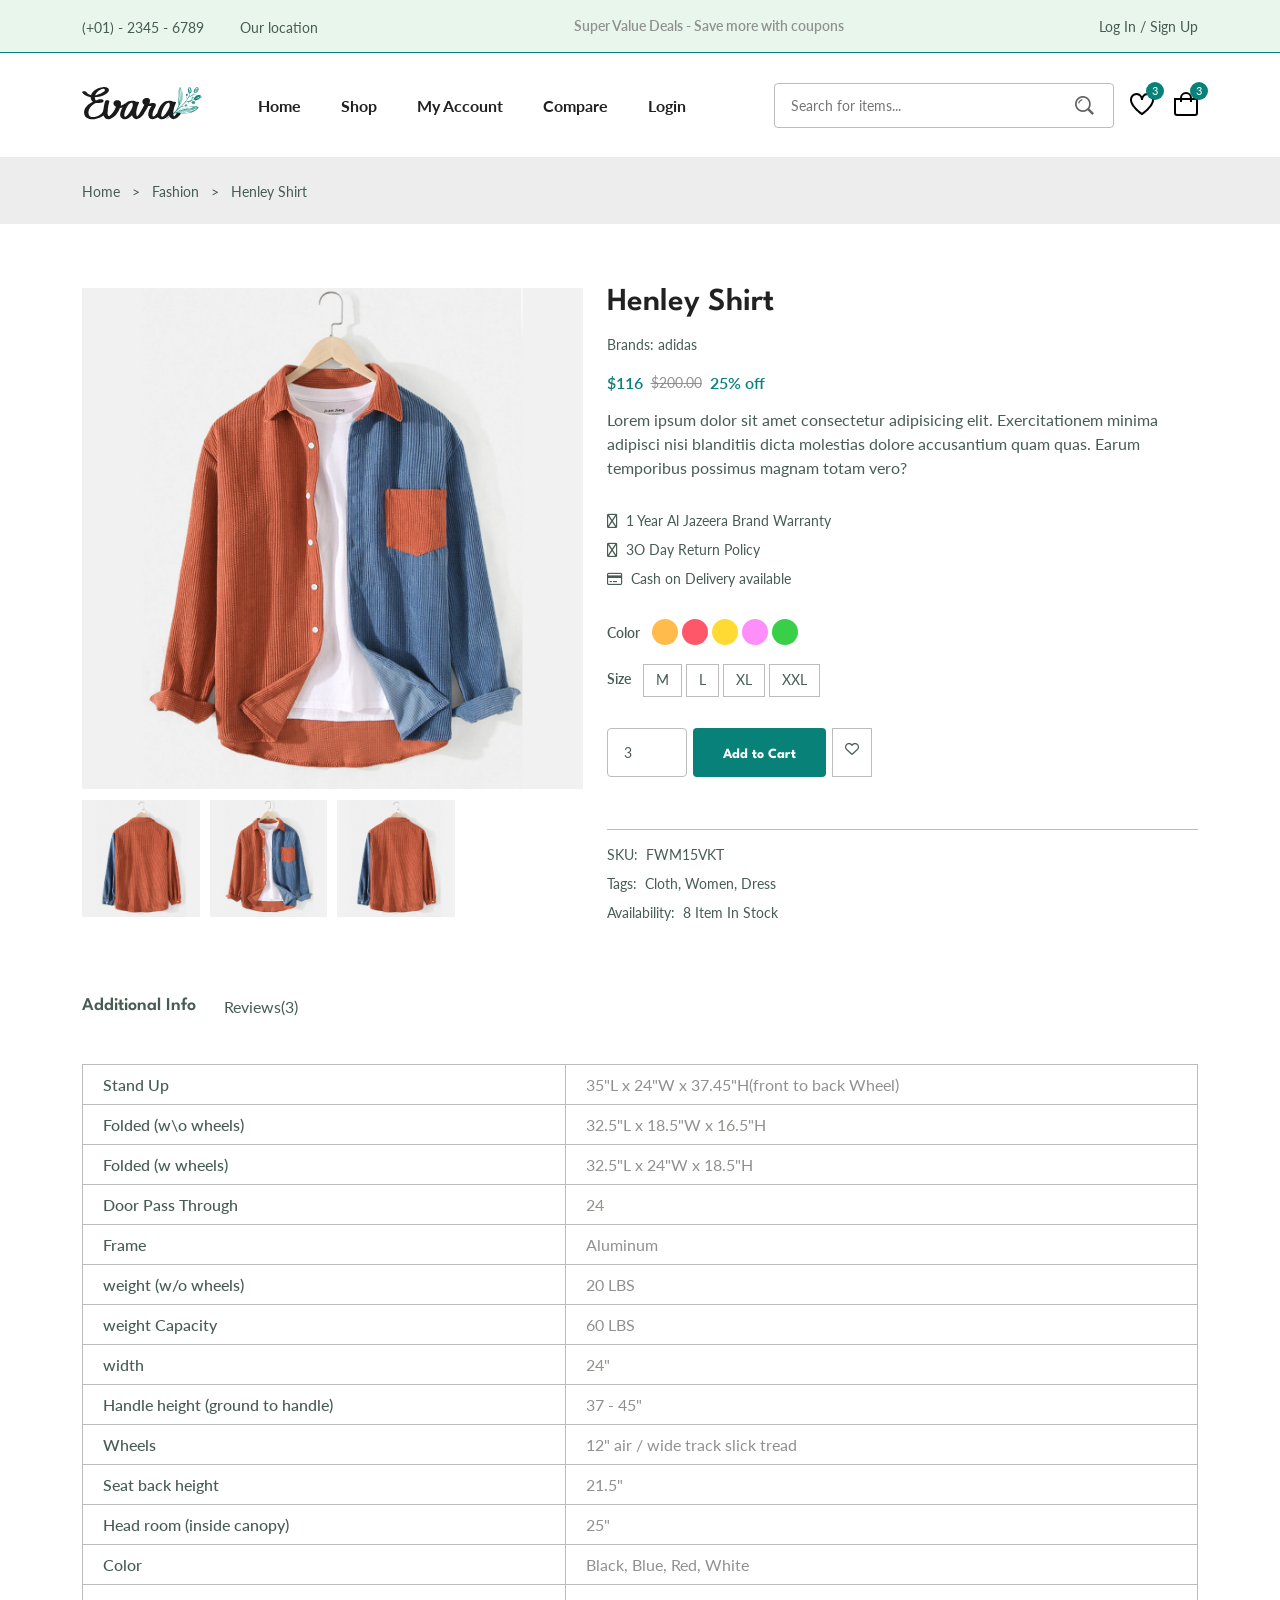
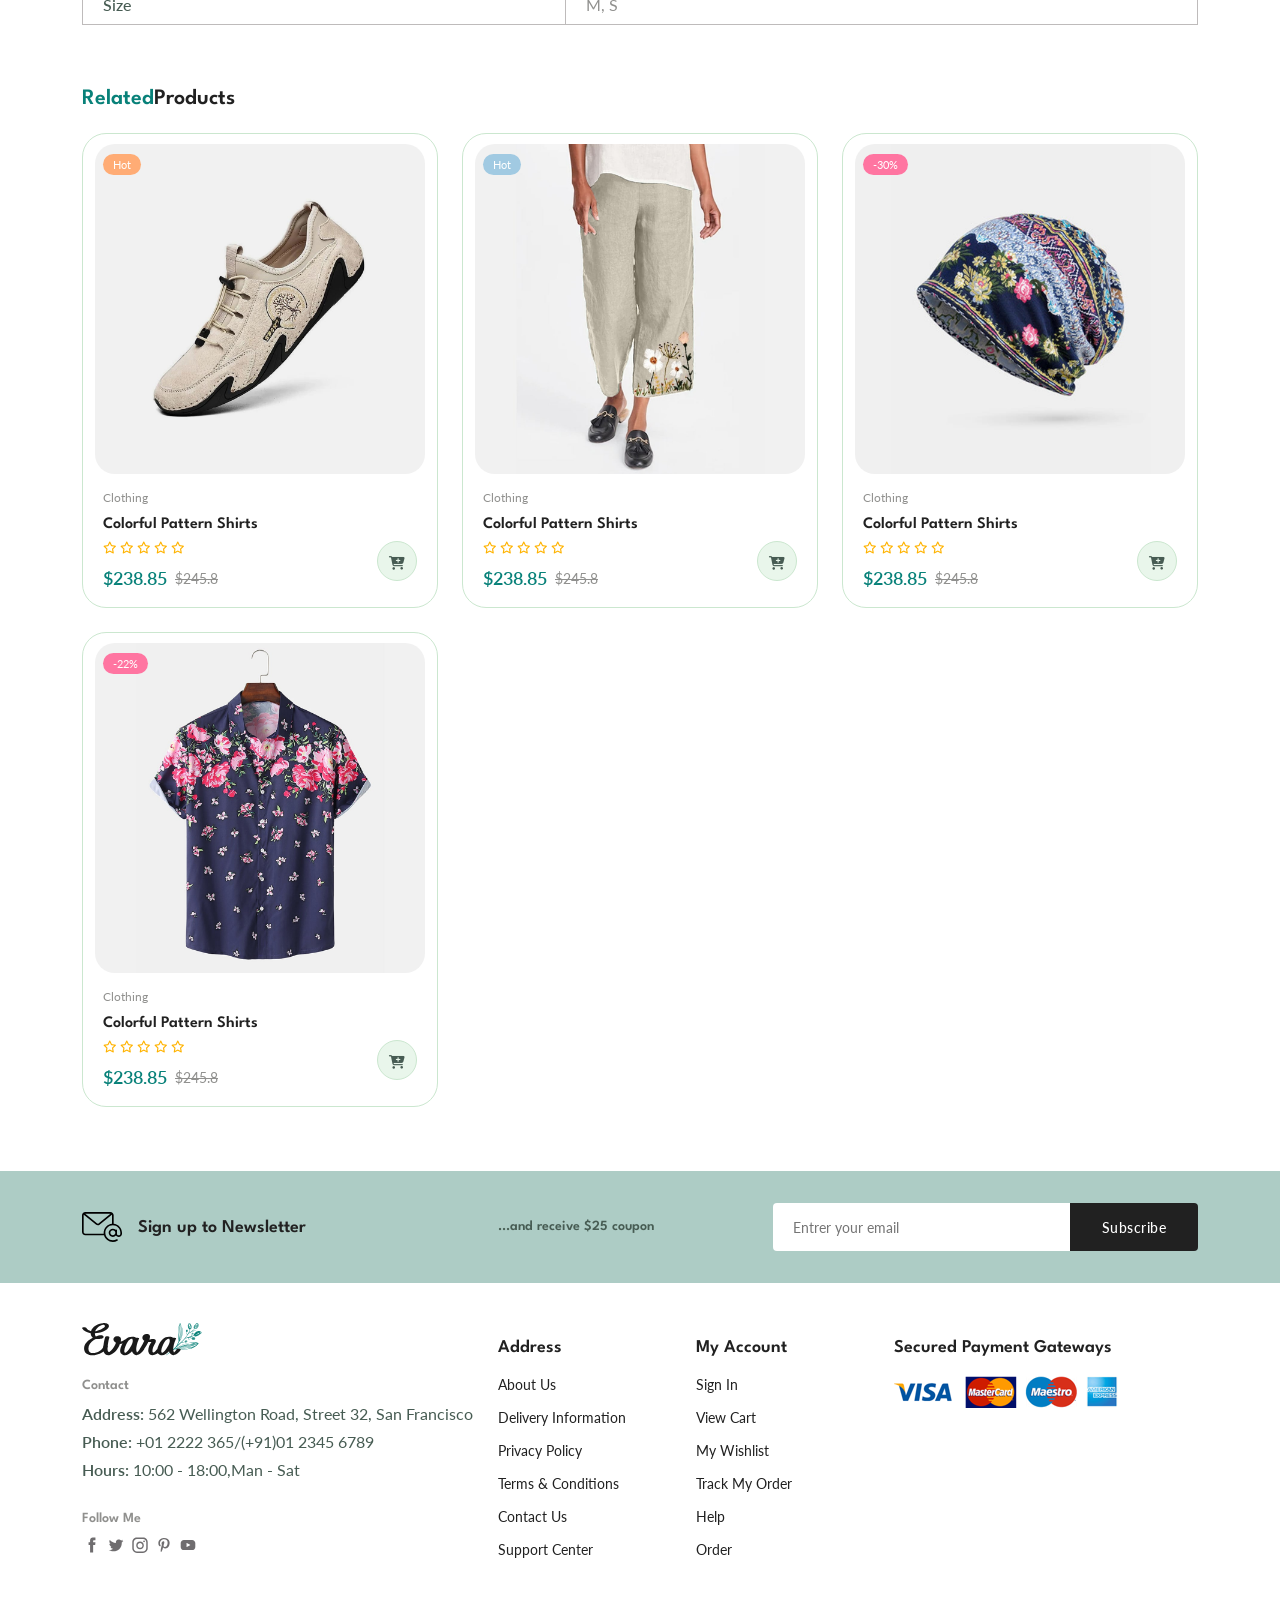
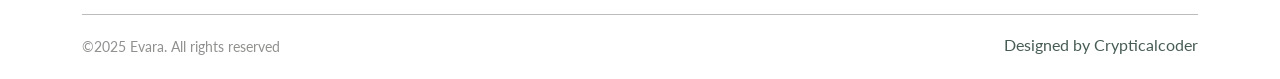
<file: details.html>
<!DOCTYPE html>
<html lang="en">

<head>
  <meta charset="UTF-8" />
  <meta name="viewport" content="width=device-width, initial-scale=1.0" />

  <!--=============== FONTAWESOME ===============-->
  <link rel="stylesheet" href="assets/all.min.css">

  <!--=============== SWIPER CSS ===============-->
  <link rel="stylesheet" href="https://cdn.jsdelivr.net/npm/swiper@9/swiper-bundle.min.css" />

  <!--=============== CSS ===============-->
  <link rel="stylesheet" href="assets/css/styles.css" />

  <title>Ecommerce Website</title>
</head>

<body>
  <!--=============== Start HEADER ===============-->
  <header class="header">
    <div class="header__top">
      <div class="header__container container">
        <div class="header__contact">
          <span>(+01) - 2345 - 6789</span>
          <span>Our location</span>
        </div>
        <p class="header__alert-news">
          Super Value Deals - Save more with coupons
        </p>
        <a href="login-register html" class="header__top-action">
          Log In / Sign Up
        </a>
      </div>
    </div>

    <nav class="nav container">
      <a href="index.html" class="nav__logo">
        <img src="assets/img/logo.svg" alt="logo" class="nav__logo-img">
      </a>
      <div class="nav__menu" id="nav-menu">
        <ul class="nav__list">
          <li class="nav__item">
            <a href="index.html" class="nav__link">Home</a>
          </li>

          <li class="nav__item">
            <a href="shop.html" class="nav__link">Shop</a>
          </li>

          <li class="nav__item">
            <a href="accounts.html" class="nav__link">My Account</a>
          </li>

          <li class="nav__item">
            <a href="compare.html" class="nav__link">Compare</a>
          </li>

          <li class="nav__item">
            <a href="login-register.html" class="nav__link">Login</a>
          </li>
        </ul>

        <div class="header__search">
          <input type="text" placeholder="Search for items..." class="form__input">

          <button class="search__btn">
            <img src="assets/img/search.png" alt="">
          </button>
        </div>
      </div>
      <div class="header__user-action">
        <a href="wishlist.html" class="header__action-btn">
          <img src="assets/img/icon-heart.svg" alt="">
          <span class="count">3</span>
        </a>

        <a href="cart.html" class="header__action-btn">
          <img src="assets/img/icon-cart.svg" alt="">
          <span class="count">3</span>
        </a>
      </div>

    </nav>
  </header>
  <!--=============== End HEADER ===============-->


  <!--=============== MAIN ===============-->
  <main class="main">
    <!--=============== Start BREADCRUMB ===============-->
    <section class="breadcrumb">
      <ul class="breadcrumb__list flex container">
        <li><a href="index.html" class="breadcrumb__link">Home</a></li>
        <li><span class="breadcrumb__link">></span></li>
        <li><span class="breadcrumb__link">Fashion</span></li>
        <li><span class="breadcrumb__link">></span></li>
        <li><span class="breadcrumb__link">Henley Shirt</span></li>
      </ul>
    </section>
    <!--=============== End BREADCRUMB ===============-->




    <!--=============== Start DETAILS ===============-->
    <section class="details section--lg">
      <div class="details__container container grid">
        <div class="details__group">
          <img src="assets/img/product-8-1.jpg" alt="" class="details__img">

          <div class="details__small-images grid">
            <img src="assets/img/product-8-2.jpg" alt="" class="details__small-img">

            <img src="assets/img/product-8-1.jpg" alt="" class="details__small-img">

            <img src="assets/img/product-8-2.jpg" alt="" class="details__small-img">
          </div>
        </div>

        <div class="details__group">
          <h3 class="details__title">Henley Shirt</h3>
          <p class="details__brand">Brands: <span>adidas</span></p>

          <div class="details__prix flex">
            <span class="new__price">$116</span>
            <span class="old__price">$200.00</span>
            <span class="new__price">25% off</span>
          </div>
          <p class="short__description">Lorem ipsum dolor sit amet consectetur adipisicing elit. Exercitationem minima
            adipisci nisi blanditiis dicta molestias dolore accusantium quam quas. Earum temporibus possimus magnam
            totam vero?</p>

          <ul class="product__list">
            <li class="list__item flex">
              <i class="fa-regular fa-crown"></i>1 Year Al Jazeera Brand Warranty
            </li>
            <li class="list__item flex">
              <i class="fa-regular fa-arrows-rotate"></i>3O Day Return Policy
            </li>
            <li class="list__item flex">
              <i class="fa-regular fa-credit-card"></i>Cash on Delivery available
            </li>
          </ul>
          <div class="details__color flex">
            <span class="details__color-title">Color</span>
            <ul class="color__list">
              <li><a href="#" class="color__link" style="background-color: hsl(37, 100%, 65%)"></a></li>

              <li><a href="#" class="color__link" style="background-color: hsl(353, 100%, 67%)"></a></li>

              <li><a href="#" class="color__link" style="background-color: hsl(49, 100%, 60%)"></a></li>

              <li><a href="#" class="color__link" style="background-color: hsl(304, 100%, 78%)"></a></li>

              <li><a href="#" class="color__link" style="background-color: hsl(126, 61%, 52%)"></a></li>
            </ul>
          </div>

          <div class="details__size flex">
            <span class="details__size-title">Size</span>
            <ul class="size__list">
              <li><a href="#" class="size__link size-active">M</a></li>

              <li><a href="#" class="size__link">L</a></li>

              <li><a href="#" class="size__link">XL</a></li>

              <li><a href="#" class="size__link">XXL</a></li>
            </ul>
          </div>

          <div class="details__action">
            <input type="number" class="quantity" value="3">
            <a href="#" class="btn btn__sm">Add to Cart</a>

            <a href="#" class="details__action-btn">
              <i class="fa-regular fa-heart"></i>
            </a>
          </div>

          <ul class="details__meta">
            <li class="meta__list flex"><span>SKU:</span>FWM15VKT</li>
            <li class="meta__list flex"><span>Tags:</span>Cloth, Women, Dress</li>
            <li class="meta__list flex"><span>Availability:</span>8 Item In Stock</li>

          </ul>
        </div>
      </div>

    </section>
    <!--=============== End DETAILS ===============-->



    <!--=============== DETAILS TAB ===============-->
    <section class="details__tab container">
      <div class="detail__tabs">
        <span class="detail__tab active-tab" data-target="#info">Additional Info</span>
        <span class="detail_tab" data-target="#reviews">Reviews(3)</span>
      </div>


      <div class="details__tabs-content">
        <div class="details__tab-content active-tab" content id="info">
          <table class="info__table">
            <tr>
              <th>Stand Up</th>
              <td>35"L x 24"W x 37.45"H(front to back Wheel)</td>
            </tr>

            <tr>
              <th>Folded (w\o wheels)</th>
              <td>32.5"L x 18.5"W x 16.5"H</td>
            </tr>

            <tr>
              <th>Folded (w wheels)</th>
              <td>32.5"L x 24"W x 18.5"H</td>
            </tr>

            <tr>
              <th>Door Pass Through</th>
              <td>24</td>
            </tr>

            <tr>
              <th>Frame</th>
              <td>Aluminum</td>
            </tr>

            <tr>
              <th>weight (w/o wheels)</th>
              <td>20 LBS</td>
            </tr>
            <tr>
              <th>weight Capacity</th>
              <td>60 LBS</td>
            </tr>
            <tr>
              <th>width</th>
              <td>24"</td>
            </tr>
            <tr>
              <th>Handle height (ground to handle)</th>
              <td>37 - 45"</td>
            </tr>
            <tr>
              <th>Wheels</th>
              <td>12" air / wide track slick tread</td>
            </tr>
            <tr>
              <th>Seat back height</th>
              <td>21.5"</td>
            </tr>
            <tr>
              <th>Head room (inside canopy)</th>
              <td>25"</td>
            </tr>
            <tr>
              <th>Color</th>
              <td>Black, Blue, Red, White</td>
            </tr>
            <tr>
              <th>Size</th>
              <td>M, S</td>
            </tr>

          </table>
        </div>

        <div class="details__tab-content" content id="reviews">
          <div class="reviews__container grid">
            <div class="review__single">
              <div>
                <img src="assets/img/avatar-1.jpg" alt="" class="review__img">
                <h4 class="review__title">Jacky chan</h4>
              </div>
              <div class="review__data">
                <div class="review__rating">
                  <i class="fa-regular fa-star"></i>
                  <i class="fa-regular fa-star"></i>
                  <i class="fa-regular fa-star"></i>
                  <i class="fa-regular fa-star"></i>
                  <i class="fa-regular fa-star"></i>
                </div>
                <p class="review__description">Thank you very fast shipping from Poland only 3days.</p>

                <span class="review__date">December 4, 2020 at 3:12 pm</span>
              </div>
            </div>

            <div class="review__single">
              <div>
                <img src="assets/img/avatar-2.jpg" alt="" class="review__img">
                <h4 class="review__title">Jacky chan</h4>
              </div>
              <div class="review__data">
                <div class="review__rating">
                  <i class="fa-regular fa-star"></i>
                  <i class="fa-regular fa-star"></i>
                  <i class="fa-regular fa-star"></i>
                  <i class="fa-regular fa-star"></i>
                  <i class="fa-regular fa-star"></i>
                </div>
                <p class="review__description">Great low price and works well.</p>

                <span class="review__date">December 4, 2020 at 3:12 pm</span>
              </div>
            </div>

            <div class="review__single">
              <div>
                <img src="assets/img/avatar-3.jpg" alt="" class="review__img">
                <h4 class="review__title">Jacky chan</h4>
              </div>
              <div class="review__data">
                <div class="review__rating">
                  <i class="fa-regular fa-star"></i>
                  <i class="fa-regular fa-star"></i>
                  <i class="fa-regular fa-star"></i>
                  <i class="fa-regular fa-star"></i>
                  <i class="fa-regular fa-star"></i>
                </div>
                <p class="review__description">Authentic and Beautiful, Love these way more than ever expected They are
                  Great earphones.</p>

                <span class="review__date">December 4, 2020 at 3:12 pm</span>
              </div>
            </div>
          </div>

          <div class="review__form">
            <h4 class="review__form-title">Add a review</h4>
            <div class="rate__product">
              <i class="fa-regular fa-star"></i>
              <i class="fa-regular fa-star"></i>
              <i class="fa-regular fa-star"></i>
              <i class="fa-regular fa-star"></i>
              <i class="fa-regular fa-star"></i>
            </div>
            <form action="" class="form grid">
              <textarea class="form__input textarea" placeholder="Write Commeny"></textarea>

              <div class="form__group grid">
                <input type="text" placeholder="Name" class="form__input">

                <input type="email" placeholder="Email" class="form__input">
              </div>
              <div class="form__btn">
                <button class="btn">Submit Review</button>
              </div>
            </form>
          </div>
        </div>
      </div>
    </section>

    <!--=============== PRODUCTS ===============-->
    <section class="products container section--lg">
      <h3 class="section__title"><span>Related</span>Products</h3>

      <div class="products__container grid">


        <div class="product__item">
          <div class="product__banner">
            <a href="details.html" class="product__images">
              <img src="assets/img/product-3-1.jpg" alt="" class="product__img default">

              <img src="assets/img/product-3-2.jpg" alt="" class="product__img hover">
            </a>

            <div class="product__actions">
              <a href="#" class="action__btn" aria-label="Quick View">
                <i class="fa-regular fa-eye"></i>
              </a>

              <a href="#" class="action__btn" aria-label="Add to Wishlist">
                <i class="fa-regular fa-heart"></i>
              </a>

              <a href="#" class="action__btn" aria-label="Compare">
                <i class="fa-solid fa-shuffle"></i>
              </a>
            </div>

            <div class="product__badge light-orange">Hot</div>
          </div>
          <div class="product__content">
            <span class="product__category">Clothing</span>
            <a href="details.html">
              <h3 class="product__title">Colorful Pattern Shirts</h3>
            </a>
            <div class="product__rating">
              <i class="fa-regular fa-star"></i>
              <i class="fa-regular fa-star"></i>
              <i class="fa-regular fa-star"></i>
              <i class="fa-regular fa-star"></i>
              <i class="fa-regular fa-star"></i>
            </div>
            <div class="product__price flex">
              <span class="new__price">$238.85</span>
              <span class="old__price">$245.8</span>
            </div>
            <a href="#" class="action__btn cart__btn" aria-label="Add To Cart">
              <i class="fa-solid fa-cart-plus"></i>
            </a>

          </div>
        </div>

        <div class="product__item">
          <div class="product__banner">
            <a href="details.html" class="product__images">
              <img src="assets/img/product-4-1.jpg" alt="" class="product__img default">

              <img src="assets/img/product-4-2.jpg" alt="" class="product__img hover">
            </a>

            <div class="product__actions">
              <a href="#" class="action__btn" aria-label="Quick View">
                <i class="fa-regular fa-eye"></i>
              </a>

              <a href="#" class="action__btn" aria-label="Add to Wishlist">
                <i class="fa-regular fa-heart"></i>
              </a>

              <a href="#" class="action__btn" aria-label="Compare">
                <i class="fa-solid fa-shuffle"></i>
              </a>
            </div>

            <div class="product__badge light-blue">Hot</div>
          </div>
          <div class="product__content">
            <span class="product__category">Clothing</span>
            <a href="details.html">
              <h3 class="product__title">Colorful Pattern Shirts</h3>
            </a>
            <div class="product__rating">
              <i class="fa-regular fa-star"></i>
              <i class="fa-regular fa-star"></i>
              <i class="fa-regular fa-star"></i>
              <i class="fa-regular fa-star"></i>
              <i class="fa-regular fa-star"></i>
            </div>
            <div class="product__price flex">
              <span class="new__price">$238.85</span>
              <span class="old__price">$245.8</span>
            </div>
            <a href="#" class="action__btn cart__btn" aria-label="Add To Cart">
              <i class="fa-solid fa-cart-plus"></i>
            </a>

          </div>
        </div>

        <div class="product__item">
          <div class="product__banner">
            <a href="details.html" class="product__images">
              <img src="assets/img/product-5-1.jpg" alt="" class="product__img default">

              <img src="assets/img/product-5-2.jpg" alt="" class="product__img hover">
            </a>

            <div class="product__actions">
              <a href="#" class="action__btn" aria-label="Quick View">
                <i class="fa-regular fa-eye"></i>
              </a>

              <a href="#" class="action__btn" aria-label="Add to Wishlist">
                <i class="fa-regular fa-heart"></i>
              </a>

              <a href="#" class="action__btn" aria-label="Compare">
                <i class="fa-solid fa-shuffle"></i>
              </a>
            </div>

            <div class="product__badge light-pink">-30%</div>
          </div>
          <div class="product__content">
            <span class="product__category">Clothing</span>
            <a href="details.html">
              <h3 class="product__title">Colorful Pattern Shirts</h3>
            </a>
            <div class="product__rating">
              <i class="fa-regular fa-star"></i>
              <i class="fa-regular fa-star"></i>
              <i class="fa-regular fa-star"></i>
              <i class="fa-regular fa-star"></i>
              <i class="fa-regular fa-star"></i>
            </div>
            <div class="product__price flex">
              <span class="new__price">$238.85</span>
              <span class="old__price">$245.8</span>
            </div>
            <a href="#" class="action__btn cart__btn" aria-label="Add To Cart">
              <i class="fa-solid fa-cart-plus"></i>
            </a>

          </div>
        </div>

        <div class="product__item">
          <div class="product__banner">
            <a href="details.html" class="product__images">
              <img src="assets/img/product-6-1.jpg" alt="" class="product__img default">

              <img src="assets/img/product-6-2.jpg" alt="" class="product__img hover">
            </a>

            <div class="product__actions">
              <a href="#" class="action__btn" aria-label="Quick View">
                <i class="fa-regular fa-eye"></i>
              </a>

              <a href="#" class="action__btn" aria-label="Add to Wishlist">
                <i class="fa-regular fa-heart"></i>
              </a>

              <a href="#" class="action__btn" aria-label="Compare">
                <i class="fa-solid fa-shuffle"></i>
              </a>
            </div>

            <div class="product__badge light-pink">-22%</div>
          </div>
          <div class="product__content">
            <span class="product__category">Clothing</span>
            <a href="details.html">
              <h3 class="product__title">Colorful Pattern Shirts</h3>
            </a>
            <div class="product__rating">
              <i class="fa-regular fa-star"></i>
              <i class="fa-regular fa-star"></i>
              <i class="fa-regular fa-star"></i>
              <i class="fa-regular fa-star"></i>
              <i class="fa-regular fa-star"></i>
            </div>
            <div class="product__price flex">
              <span class="new__price">$238.85</span>
              <span class="old__price">$245.8</span>
            </div>
            <a href="#" class="action__btn cart__btn" aria-label="Add To Cart">
              <i class="fa-solid fa-cart-plus"></i>
            </a>

          </div>
        </div>


      </div>
    </section>

    <!--=============== Start NEWSLETTER ===============-->
    <section class="newsletter section">
      <div class="newsletter__container container grid">
        <h3 class="newsletter__title flex">
          <img src="assets/img/icon-email.svg" alt="" class="newsletter__icon">
          Sign up to Newsletter
        </h3>
        <p class="newsletter__description">...and receive $25 coupon</p>

        <form action="" class="newsletter__form">
          <input type="text" placeholder="Entrer your email" class="newsletter__input">
          <button class="newsletter__btn">Subscribe</button>

        </form>
      </div>
    </section>
    <!--=============== End NEWSLETTER ===============-->

  </main>
  <!--=============== End MAIN ===============-->




  <!--=============== Start FOOTER ===============-->
  <footer class="footer container">
    <div class="footer__container grid">
      <div class="footer__content">
        <a href="index.html" class="footer__logo">
          <img src="assets/img/logo.svg" alt="" class="footer__logo-img">
        </a>
        <h4 class="footer__subtitle">Contact</h4>
        <p class="footer__description">
          <span>Address:</span> 562 Wellington Road, Street 32, San Francisco
        </p>
        <p class="footer__description">
          <span>Phone:</span> +01 2222 365/(+91)01 2345 6789
        </p>
        <p class="footer__description">
          <span>Hours:</span> 10:00 - 18:00,Man - Sat
        </p>

        <div class="footer__social">
          <h4 class="footer__subtitle">Follow Me</h4>
          <div class="footer__social-links flex">
            <a href="">
              <img src="assets/img/icon-facebook.svg" alt="" class="footer__social-icon">
            </a>

            <a href="">
              <img src="assets/img/icon-twitter.svg" alt="" class="footer__social-icon">
            </a>

            <a href="">
              <img src="assets/img/icon-instagram.svg" alt="" class="footer__social-icon">
            </a>

            <a href="">
              <img src="assets/img/icon-pinterest.svg" alt="" class="footer__social-icon">
            </a>

            <a href="">
              <img src="assets/img/icon-youtube.svg" alt="" class="footer__social-icon">
            </a>
          </div>
        </div>
      </div>

      <div class="footer__content">
        <h3 class="footer__title">Address</h3>
        <ul class="footer__links">
          <li><a href="" class="footer__link">About Us</a></li>
          <li><a href="" class="footer__link">Delivery Information</a></li>
          <li><a href="" class="footer__link">Privacy Policy</a></li>
          <li><a href="" class="footer__link">Terms & Conditions</a></li>
          <li><a href="" class="footer__link">Contact Us</a></li>
          <li><a href="" class="footer__link">Support Center</a></li>
        </ul>
      </div>

      <div class="footer__content">
        <h3 class="footer__title">My Account</h3>
        <ul class="footer__links">
          <li><a href="" class="footer__link">Sign In</a></li>
          <li><a href="" class="footer__link">View Cart</a></li>
          <li><a href="" class="footer__link">My Wishlist </a></li>
          <li><a href="" class="footer__link">Track My Order</a></li>
          <li><a href="" class="footer__link">Help </a></li>
          <li><a href="" class="footer__link">Order</a></li>
        </ul>
      </div>

      <div class="footer__content">
        <h3 class="footer__title">Secured Payment Gateways</h3>
        <img src="assets/img/payment-method.png" alt="" class="payment__img">
      </div>
    </div>
    <div class="footer__bottom">
      <p class="copyright">&copy;2025 Evara. All rights reserved</p>
      <span class="designe">Designed by Crypticalcoder</span>
    </div>
  </footer>
  <!--=============== End FOOTER ===============-->




  <!--=============== SWIPER JS ===============-->
  <script src="https://cdn.jsdelivr.net/npm/swiper@9/swiper-bundle.min.js"></script>

  <!--=============== MAIN JS ===============-->
  <script src="assets/js/main.js"></script>
</body>

</html>
</file>
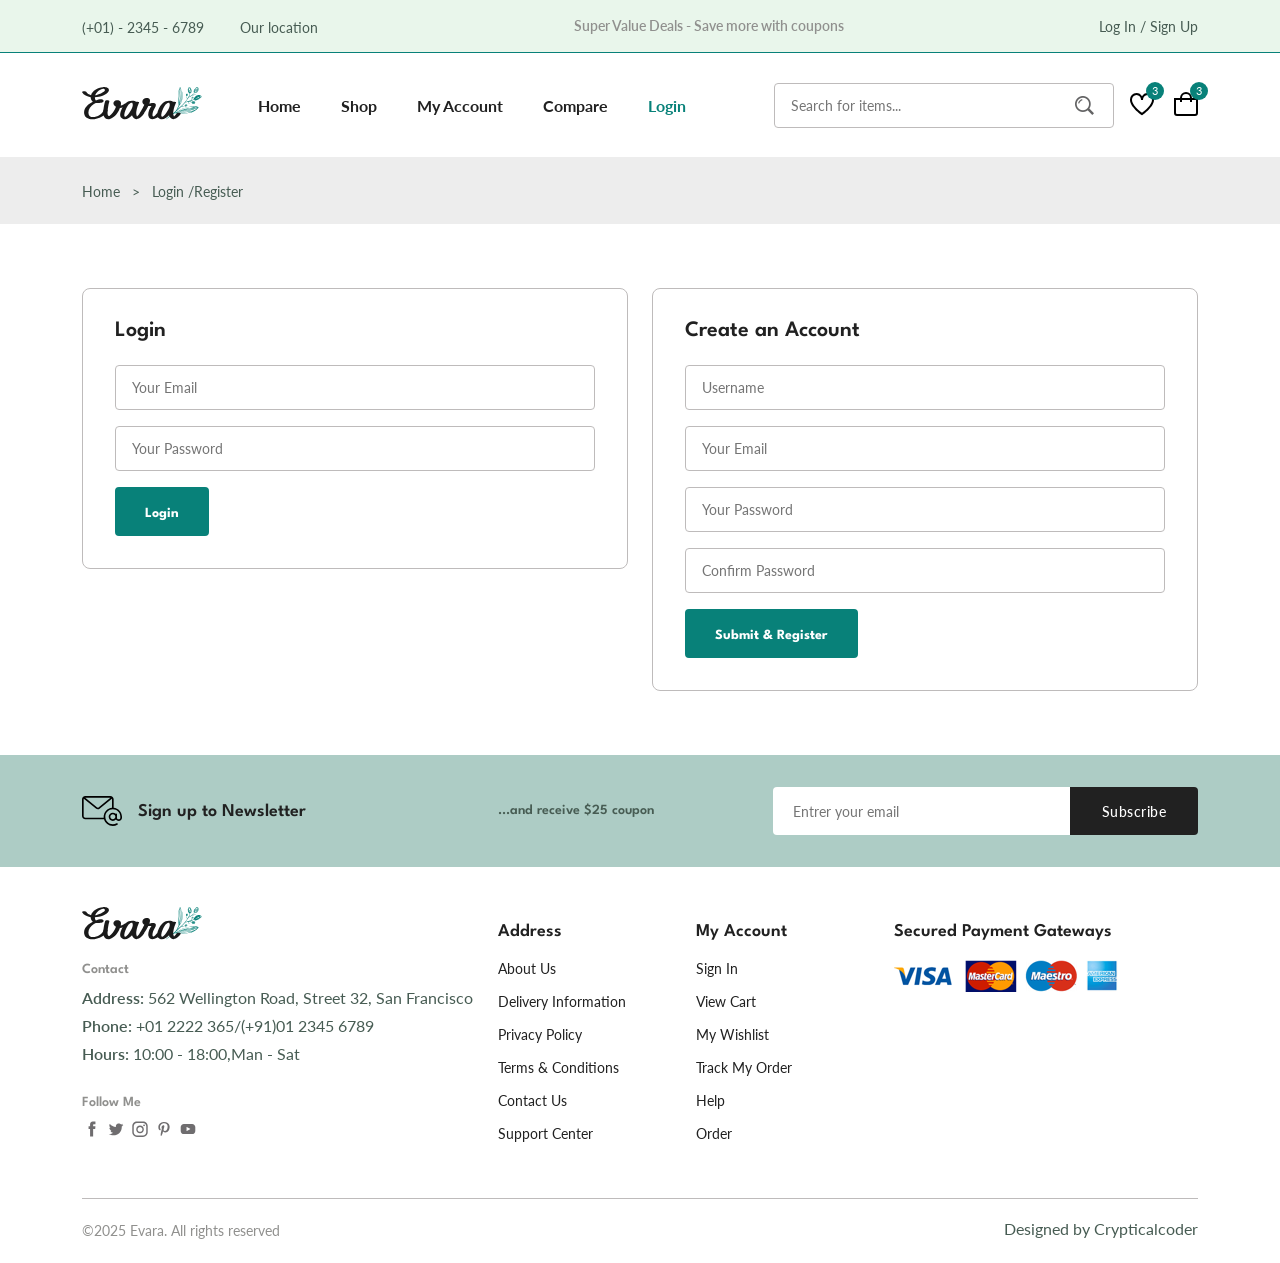
<file: login-register.html>
<!DOCTYPE html>
<html lang="en">

<head>
  <meta charset="UTF-8" />
  <meta name="viewport" content="width=device-width, initial-scale=1.0" />

  <!--=============== FLATICON ===============-->
  <link rel="stylesheet" href="assets/all.min.css">

  <!--=============== SWIPER CSS ===============-->
  <link rel="stylesheet" href="https://cdn.jsdelivr.net/npm/swiper@9/swiper-bundle.min.css" />

  <!--=============== CSS ===============-->
  <link rel="stylesheet" href="assets/css/styles.css" />

  <title>Ecommerce Website</title>
</head>

<body>
  <!--=============== Start HEADER ===============-->
  <header class="header">
    <div class="header__top">
      <div class="header__container container">
        <div class="header__contact">
          <span>(+01) - 2345 - 6789</span>
          <span>Our location</span>
        </div>
        <p class="header__alert-news">
          Super Value Deals - Save more with coupons
        </p>
        <a href="login-register html" class="header__top-action">
          Log In / Sign Up
        </a>
      </div>
    </div>

    <nav class="nav container">
      <a href="index.html" class="nav__logo">
        <img src="assets/img/logo.svg" alt="logo" class="nav__logo-img">
      </a>
      <div class="nav__menu" id="nav-menu">
        <ul class="nav__list">
          <li class="nav__item">
            <a href="index.html" class="nav__link">Home</a>
          </li>

          <li class="nav__item">
            <a href="shop.html" class="nav__link">Shop</a>
          </li>

          <li class="nav__item">
            <a href="accounts.html" class="nav__link">My Account</a>
          </li>

          <li class="nav__item">
            <a href="compare.html" class="nav__link">Compare</a>
          </li>

          <li class="nav__item">
            <a href="login-register.html" class="nav__link active-link">Login</a>
          </li>
        </ul>

        <div class="header__search">
          <input type="text" placeholder="Search for items..." class="form__input">

          <button class="search__btn">
            <img src="assets/img/search.png" alt="">
          </button>
        </div>
      </div>
      <div class="header__user-action">
        <a href="wishlist.html" class="header__action-btn">
          <img src="assets/img/icon-heart.svg" alt="">
          <span class="count">3</span>
        </a>

        <a href="cart.html" class="header__action-btn">
          <img src="assets/img/icon-cart.svg" alt="">
          <span class="count">3</span>
        </a>
      </div>

    </nav>
  </header>
  <!--=============== End HEADER ===============-->

  <!--=============== MAIN ===============-->
  <main class="main">
    <!--=============== BREADCRUMB ===============-->
    <section class="breadcrumb">
      <ul class="breadcrumb__list flex container">
        <li><a href="index.html" class="breadcrumb__link">Home</a></li>
        <li><span class="breadcrumb__link">></span></li>
        <li><span class="breadcrumb__link">Login /Register</span></li>
      </ul>
    </section>

    <!--=============== LOGIN-REGISTER ===============-->
    <section class="login-register section--lg">
      <div class="login-register__conteiner container grid">
        <div class="login">
          <h3 class="section__title">Login</h3>

          <form action="" class="form grid">
            <input type="email" placeholder="Your Email" class="form__input">

            <input type="password" placeholder="Your Password" class="form__input">

            <div class="form__btn">
              <button class="btn">Login</button>
            </div>
          </form>
        </div>

        <div class="register">
          <h3 class="section__title">Create an Account</h3>

          <form action="" class="form grid">
            <input type="text" placeholder="Username" class="form__input">

            <input type="email" placeholder="Your Email" class="form__input">

            <input type="password" placeholder="Your Password" class="form__input">

            <input type="password" placeholder="Confirm Password" class="form__input">

            <div class="form__btn">
              <button class="btn">Submit & Register</button>
            </div>
          </form>
        </div>
      </div>
    </section>

    <!--=============== NEWSLETTER ===============-->
    <section class="newsletter section">
      <div class="newsletter__container container grid">
        <h3 class="newsletter__title flex">
          <img src="assets/img/icon-email.svg" alt="" class="newsletter__icon">
          Sign up to Newsletter
        </h3>
        <p class="newsletter__description">...and receive $25 coupon</p>

        <form action="" class="newsletter__form">
          <input type="text" placeholder="Entrer your email" class="newsletter__input">
          <button class="newsletter__btn">Subscribe</button>

        </form>
      </div>
    </section>
  </main>

  <!--=============== FOOTER ===============-->
  <footer class="footer container">
    <div class="footer__container grid">
      <div class="footer__content">
        <a href="index.html" class="footer__logo">
          <img src="assets/img/logo.svg" alt="" class="footer__logo-img">
        </a>
        <h4 class="footer__subtitle">Contact</h4>
        <p class="footer__description">
          <span>Address:</span> 562 Wellington Road, Street 32, San Francisco
        </p>
        <p class="footer__description">
          <span>Phone:</span> +01 2222 365/(+91)01 2345 6789
        </p>
        <p class="footer__description">
          <span>Hours:</span> 10:00 - 18:00,Man - Sat
        </p>

        <div class="footer__social">
          <h4 class="footer__subtitle">Follow Me</h4>
          <div class="footer__social-links flex">
            <a href="">
              <img src="assets/img/icon-facebook.svg" alt="" class="footer__social-icon">
            </a>

            <a href="">
              <img src="assets/img/icon-twitter.svg" alt="" class="footer__social-icon">
            </a>

            <a href="">
              <img src="assets/img/icon-instagram.svg" alt="" class="footer__social-icon">
            </a>

            <a href="">
              <img src="assets/img/icon-pinterest.svg" alt="" class="footer__social-icon">
            </a>

            <a href="">
              <img src="assets/img/icon-youtube.svg" alt="" class="footer__social-icon">
            </a>
          </div>
        </div>
      </div>

      <div class="footer__content">
        <h3 class="footer__title">Address</h3>
        <ul class="footer__links">
          <li><a href="" class="footer__link">About Us</a></li>
          <li><a href="" class="footer__link">Delivery Information</a></li>
          <li><a href="" class="footer__link">Privacy Policy</a></li>
          <li><a href="" class="footer__link">Terms & Conditions</a></li>
          <li><a href="" class="footer__link">Contact Us</a></li>
          <li><a href="" class="footer__link">Support Center</a></li>
        </ul>
      </div>

      <div class="footer__content">
        <h3 class="footer__title">My Account</h3>
        <ul class="footer__links">
          <li><a href="" class="footer__link">Sign In</a></li>
          <li><a href="" class="footer__link">View Cart</a></li>
          <li><a href="" class="footer__link">My Wishlist </a></li>
          <li><a href="" class="footer__link">Track My Order</a></li>
          <li><a href="" class="footer__link">Help </a></li>
          <li><a href="" class="footer__link">Order</a></li>
        </ul>
      </div>

      <div class="footer__content">
        <h3 class="footer__title">Secured Payment Gateways</h3>
        <img src="assets/img/payment-method.png" alt="" class="payment__img">
      </div>
    </div>
    <div class="footer__bottom">
      <p class="copyright">&copy;2025 Evara. All rights reserved</p>
      <span class="designe">Designed by Crypticalcoder</span>
    </div>
  </footer>

  <!--=============== SWIPER JS ===============-->
  <script src="https://cdn.jsdelivr.net/npm/swiper@9/swiper-bundle.min.js"></script>

  <!--=============== MAIN JS ===============-->
  <script src="assets/js/main.js"></script>
</body>

</html>
</file>
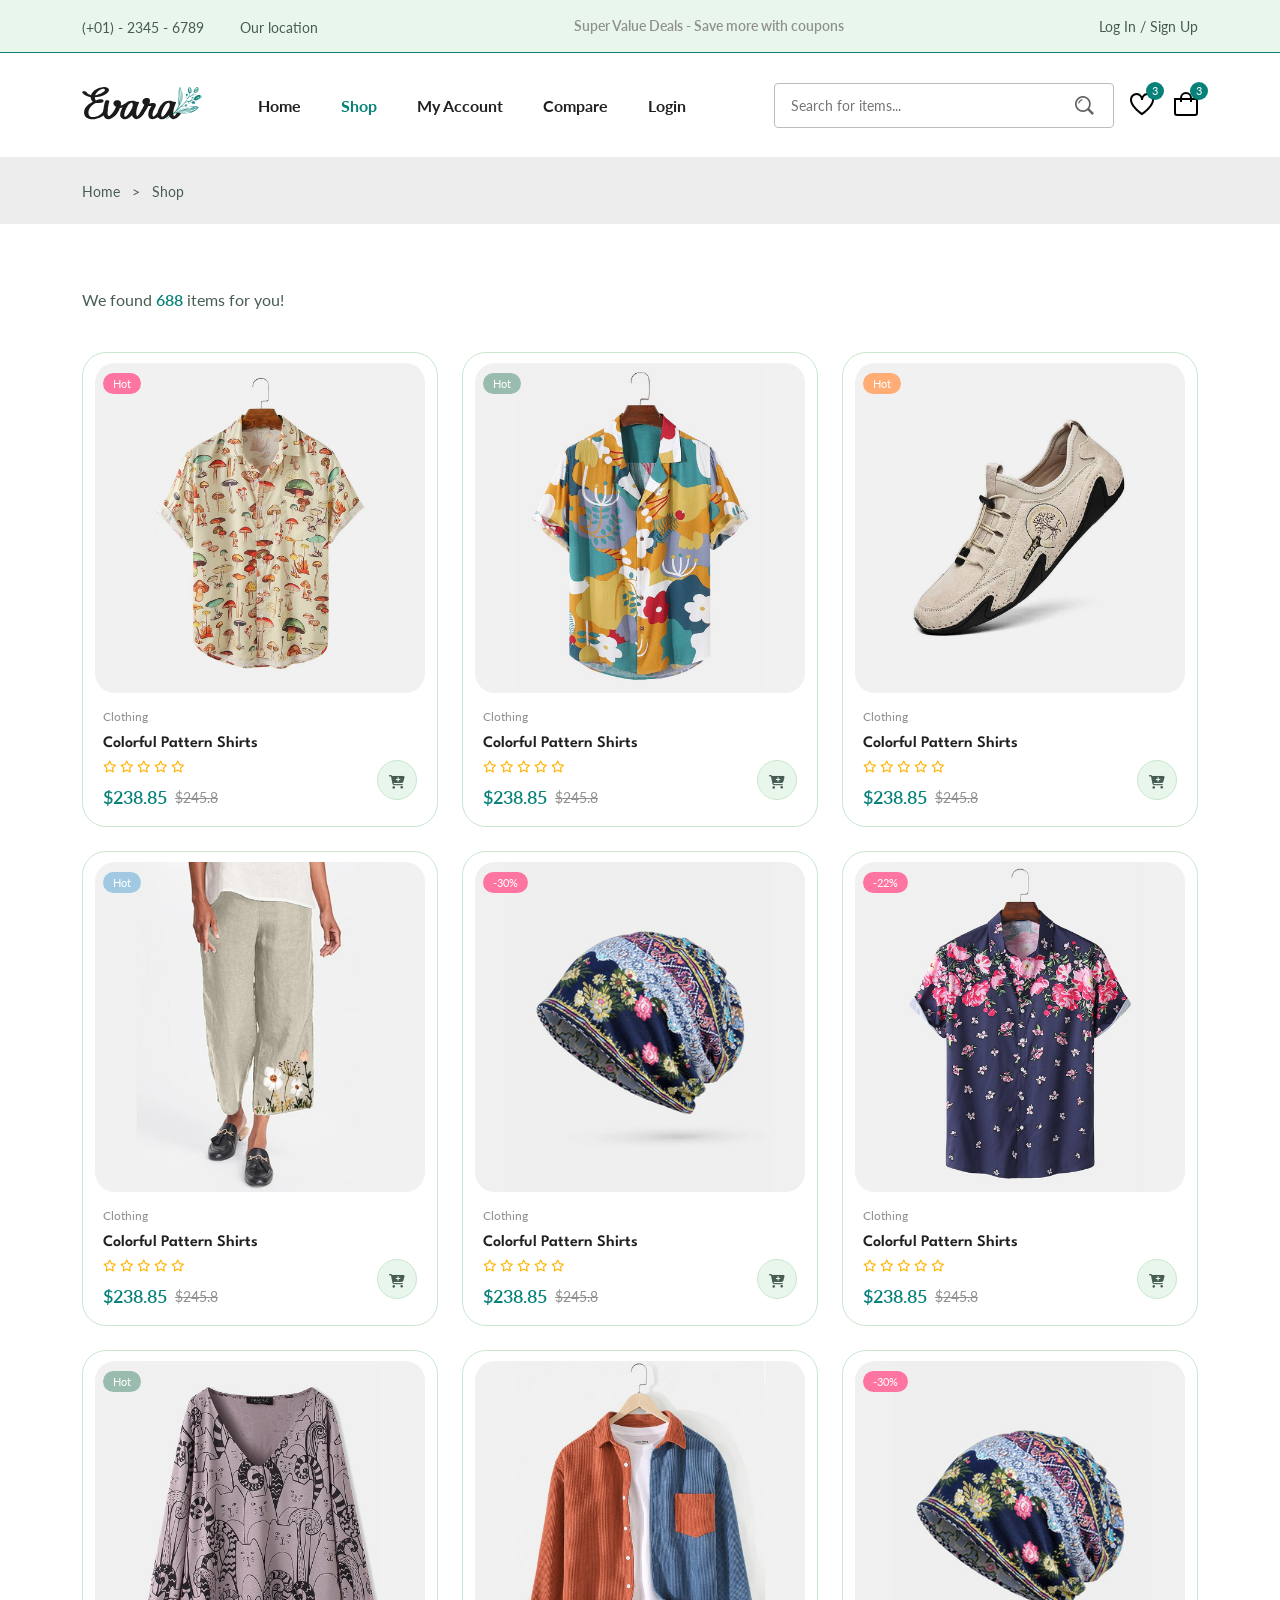
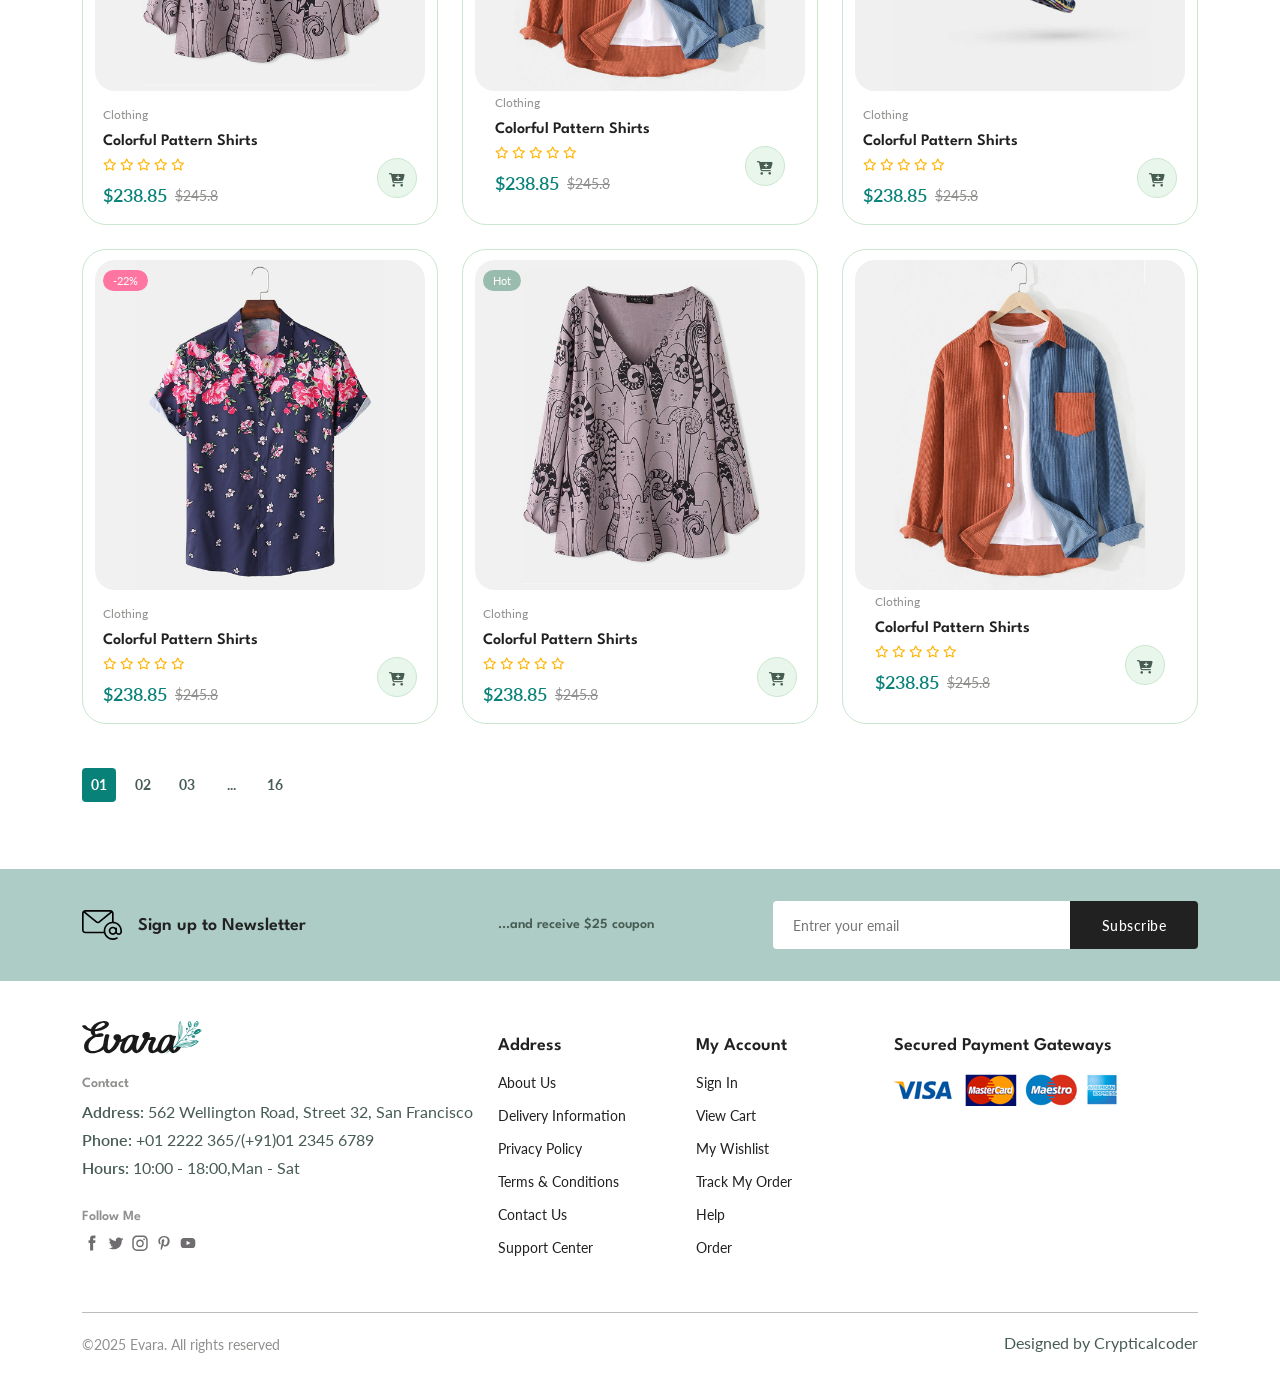
<file: shop.html>
<!DOCTYPE html>
<html lang="en">

<head>
  <meta charset="UTF-8" />
  <meta name="viewport" content="width=device-width, initial-scale=1.0" />

  <!--=============== FONTAWESOME ===============-->
  <link rel="stylesheet" href="assets/all.min.css">

  <!--=============== SWIPER CSS ===============-->
  <link rel="stylesheet" href="https://cdn.jsdelivr.net/npm/swiper@9/swiper-bundle.min.css" />

  <!--=============== CSS ===============-->
  <link rel="stylesheet" href="assets/css/styles.css" />

  <title>Ecommerce Website</title>
</head>

<body>
  <!--=============== Start HEADER ===============-->
  <header class="header">
    <div class="header__top">
      <div class="header__container container">
        <div class="header__contact">
          <span>(+01) - 2345 - 6789</span>
          <span>Our location</span>
        </div>
        <p class="header__alert-news">
          Super Value Deals - Save more with coupons
        </p>
        <a href="login-register html" class="header__top-action">
          Log In / Sign Up
        </a>
      </div>
    </div>

    <nav class="nav container">
      <a href="index.html" class="nav__logo">
        <img src="assets/img/logo.svg" alt="logo" class="nav__logo-img">
      </a>
      <div class="nav__menu" id="nav-menu">
        <ul class="nav__list">
          <li class="nav__item">
            <a href="index.html" class="nav__link ">Home</a>
          </li>

          <li class="nav__item">
            <a href="shop.html" class="nav__link active-link">Shop</a>
          </li>

          <li class="nav__item">
            <a href="accounts.html" class="nav__link">My Account</a>
          </li>

          <li class="nav__item">
            <a href="compare.html" class="nav__link">Compare</a>
          </li>

          <li class="nav__item">
            <a href="login-register.html" class="nav__link">Login</a>
          </li>
        </ul>

        <div class="header__search">
          <input type="text" placeholder="Search for items..." class="form__input">

          <button class="search__btn">
            <img src="assets/img/search.png" alt="">
          </button>
        </div>
      </div>
      <div class="header__user-action">
        <a href="wishlist.html" class="header__action-btn">
          <img src="assets/img/icon-heart.svg" alt="">
          <span class="count">3</span>
        </a>

        <a href="cart.html" class="header__action-btn">
          <img src="assets/img/icon-cart.svg" alt="">
          <span class="count">3</span>
        </a>
      </div>

    </nav>
  </header>
  <!--=============== End HEADER ===============-->




  <!--=============== Start MAIN ===============-->
  <main class="main">
    <!--=============== Start BREADCRUMB ===============-->
    <section class="breadcrumb">
      <ul class="breadcrumb__list flex container">
        <li><a href="index.html" class="breadcrumb__link">Home</a></li>
        <li><span class="breadcrumb__link">></span></li>
        <li><span class="breadcrumb__link">Shop</span></li>
      </ul>
    </section>
    <!--=============== End BREADCRUMB ===============-->




    <!--=============== Start PRODUCTS ===============-->
    <section class="products section--lg container">
      <p class="total__products">
        We found <span>688</span> items for you!
      </p>
      <div class="products__container grid">
        <div class="product__item">
          <div class="product__banner">
            <a href="details.html" class="product__images">
              <img src="assets/img/product-1-1.jpg" alt="" class="product__img default">

              <img src="assets/img/product-1-2.jpg" alt="" class="product__img hover">
            </a>

            <div class="product__actions">
              <a href="#" class="action__btn" aria-label="Quick View">
                <i class="fa-regular fa-eye"></i>

              </a>

              <a href="#" class="action__btn" aria-label="Add to Wishlist">
                <i class="fa-regular fa-heart"></i>
              </a>

              <a href="#" class="action__btn" aria-label="Compare">
                <i class="fa-solid fa-shuffle"></i>
              </a>
            </div>

            <div class="product__badge light-pink">Hot</div>
          </div>
          <div class="product__content">
            <span class="product__category">Clothing</span>
            <a href="details.html">
              <h3 class="product__title">Colorful Pattern Shirts</h3>
            </a>
            <div class="product__rating">
              <i class="fa-regular fa-star"></i>
              <i class="fa-regular fa-star"></i>
              <i class="fa-regular fa-star"></i>
              <i class="fa-regular fa-star"></i>
              <i class="fa-regular fa-star"></i>
            </div>
            <div class="product__price flex">
              <span class="new__price">$238.85</span>
              <span class="old__price">$245.8</span>
            </div>
            <a href="#" class="action__btn cart__btn" aria-label="Add To Cart">
              <i class="fa-solid fa-cart-plus"></i>
            </a>

          </div>
        </div>

        <div class="product__item">
          <div class="product__banner">
            <a href="details.html" class="product__images">
              <img src="assets/img/product-2-1.jpg" alt="" class="product__img default">

              <img src="assets/img/product-2-2.jpg" alt="" class="product__img hover">
            </a>

            <div class="product__actions">
              <a href="#" class="action__btn" aria-label="Quick View">
                <i class="fa-regular fa-eye"></i>
              </a>

              <a href="#" class="action__btn" aria-label="Add to Wishlist">
                <i class="fa-regular fa-heart"></i>
              </a>

              <a href="#" class="action__btn" aria-label="Compare">
                <i class="fa-solid fa-shuffle"></i>
              </a>
            </div>

            <div class="product__badge light-green">Hot</div>
          </div>
          <div class="product__content">
            <span class="product__category">Clothing</span>
            <a href="details.html">
              <h3 class="product__title">Colorful Pattern Shirts</h3>
            </a>
            <div class="product__rating">
              <i class="fa-regular fa-star"></i>
              <i class="fa-regular fa-star"></i>
              <i class="fa-regular fa-star"></i>
              <i class="fa-regular fa-star"></i>
              <i class="fa-regular fa-star"></i>
            </div>
            <div class="product__price flex">
              <span class="new__price">$238.85</span>
              <span class="old__price">$245.8</span>
            </div>
            <a href="#" class="action__btn cart__btn" aria-label="Add To Cart">
              <i class="fa-solid fa-cart-plus"></i>
            </a>
          </div>
        </div>

        <div class="product__item">
          <div class="product__banner">
            <a href="details.html" class="product__images">
              <img src="assets/img/product-3-1.jpg" alt="" class="product__img default">

              <img src="assets/img/product-3-2.jpg" alt="" class="product__img hover">
            </a>

            <div class="product__actions">
              <a href="#" class="action__btn" aria-label="Quick View">
                <i class="fa-regular fa-eye"></i>
              </a>

              <a href="#" class="action__btn" aria-label="Add to Wishlist">
                <i class="fa-regular fa-heart"></i>
              </a>

              <a href="#" class="action__btn" aria-label="Compare">
                <i class="fa-solid fa-shuffle"></i>
              </a>
            </div>

            <div class="product__badge light-orange">Hot</div>
          </div>
          <div class="product__content">
            <span class="product__category">Clothing</span>
            <a href="details.html">
              <h3 class="product__title">Colorful Pattern Shirts</h3>
            </a>
            <div class="product__rating">
              <i class="fa-regular fa-star"></i>
              <i class="fa-regular fa-star"></i>
              <i class="fa-regular fa-star"></i>
              <i class="fa-regular fa-star"></i>
              <i class="fa-regular fa-star"></i>
            </div>
            <div class="product__price flex">
              <span class="new__price">$238.85</span>
              <span class="old__price">$245.8</span>
            </div>
            <a href="#" class="action__btn cart__btn" aria-label="Add To Cart">
              <i class="fa-solid fa-cart-plus"></i>
            </a>

          </div>
        </div>

        <div class="product__item">
          <div class="product__banner">
            <a href="details.html" class="product__images">
              <img src="assets/img/product-4-1.jpg" alt="" class="product__img default">

              <img src="assets/img/product-4-2.jpg" alt="" class="product__img hover">
            </a>

            <div class="product__actions">
              <a href="#" class="action__btn" aria-label="Quick View">
                <i class="fa-regular fa-eye"></i>
              </a>

              <a href="#" class="action__btn" aria-label="Add to Wishlist">
                <i class="fa-regular fa-heart"></i>
              </a>

              <a href="#" class="action__btn" aria-label="Compare">
                <i class="fa-solid fa-shuffle"></i>
              </a>
            </div>

            <div class="product__badge light-blue">Hot</div>
          </div>
          <div class="product__content">
            <span class="product__category">Clothing</span>
            <a href="details.html">
              <h3 class="product__title">Colorful Pattern Shirts</h3>
            </a>
            <div class="product__rating">
              <i class="fa-regular fa-star"></i>
              <i class="fa-regular fa-star"></i>
              <i class="fa-regular fa-star"></i>
              <i class="fa-regular fa-star"></i>
              <i class="fa-regular fa-star"></i>
            </div>
            <div class="product__price flex">
              <span class="new__price">$238.85</span>
              <span class="old__price">$245.8</span>
            </div>
            <a href="#" class="action__btn cart__btn" aria-label="Add To Cart">
              <i class="fa-solid fa-cart-plus"></i>
            </a>

          </div>
        </div>

        <div class="product__item">
          <div class="product__banner">
            <a href="details.html" class="product__images">
              <img src="assets/img/product-5-1.jpg" alt="" class="product__img default">

              <img src="assets/img/product-5-2.jpg" alt="" class="product__img hover">
            </a>

            <div class="product__actions">
              <a href="#" class="action__btn" aria-label="Quick View">
                <i class="fa-regular fa-eye"></i>
              </a>

              <a href="#" class="action__btn" aria-label="Add to Wishlist">
                <i class="fa-regular fa-heart"></i>
              </a>

              <a href="#" class="action__btn" aria-label="Compare">
                <i class="fa-solid fa-shuffle"></i>
              </a>
            </div>

            <div class="product__badge light-pink">-30%</div>
          </div>
          <div class="product__content">
            <span class="product__category">Clothing</span>
            <a href="details.html">
              <h3 class="product__title">Colorful Pattern Shirts</h3>
            </a>
            <div class="product__rating">
              <i class="fa-regular fa-star"></i>
              <i class="fa-regular fa-star"></i>
              <i class="fa-regular fa-star"></i>
              <i class="fa-regular fa-star"></i>
              <i class="fa-regular fa-star"></i>
            </div>
            <div class="product__price flex">
              <span class="new__price">$238.85</span>
              <span class="old__price">$245.8</span>
            </div>
            <a href="#" class="action__btn cart__btn" aria-label="Add To Cart">
              <i class="fa-solid fa-cart-plus"></i>
            </a>

          </div>
        </div>

        <div class="product__item">
          <div class="product__banner">
            <a href="details.html" class="product__images">
              <img src="assets/img/product-6-1.jpg" alt="" class="product__img default">

              <img src="assets/img/product-6-2.jpg" alt="" class="product__img hover">
            </a>

            <div class="product__actions">
              <a href="#" class="action__btn" aria-label="Quick View">
                <i class="fa-regular fa-eye"></i>
              </a>

              <a href="#" class="action__btn" aria-label="Add to Wishlist">
                <i class="fa-regular fa-heart"></i>
              </a>

              <a href="#" class="action__btn" aria-label="Compare">
                <i class="fa-solid fa-shuffle"></i>
              </a>
            </div>

            <div class="product__badge light-pink">-22%</div>
          </div>
          <div class="product__content">
            <span class="product__category">Clothing</span>
            <a href="details.html">
              <h3 class="product__title">Colorful Pattern Shirts</h3>
            </a>
            <div class="product__rating">
              <i class="fa-regular fa-star"></i>
              <i class="fa-regular fa-star"></i>
              <i class="fa-regular fa-star"></i>
              <i class="fa-regular fa-star"></i>
              <i class="fa-regular fa-star"></i>
            </div>
            <div class="product__price flex">
              <span class="new__price">$238.85</span>
              <span class="old__price">$245.8</span>
            </div>
            <a href="#" class="action__btn cart__btn" aria-label="Add To Cart">
              <i class="fa-solid fa-cart-plus"></i>
            </a>

          </div>
        </div>

        <div class="product__item">
          <div class="product__banner">
            <a href="details.html" class="product__images">
              <img src="assets/img/product-7-1.jpg" alt="" class="product__img default">

              <img src="assets/img/product-7-2.jpg" alt="" class="product__img hover">
            </a>

            <div class="product__actions">
              <a href="#" class="action__btn" aria-label="Quick View">
                <i class="fa-regular fa-eye"></i>
              </a>

              <a href="#" class="action__btn" aria-label="Add to Wishlist">
                <i class="fa-regular fa-heart"></i>
              </a>

              <a href="#" class="action__btn" aria-label="Compare">
                <i class="fa-solid fa-shuffle"></i>
              </a>
            </div>

            <div class="product__badge light-green">Hot</div>
          </div>
          <div class="product__content">
            <span class="product__category">Clothing</span>
            <a href="details.html">
              <h3 class="product__title">Colorful Pattern Shirts</h3>
            </a>
            <div class="product__rating">
              <i class="fa-regular fa-star"></i>
              <i class="fa-regular fa-star"></i>
              <i class="fa-regular fa-star"></i>
              <i class="fa-regular fa-star"></i>
              <i class="fa-regular fa-star"></i>
            </div>
            <div class="product__price flex">
              <span class="new__price">$238.85</span>
              <span class="old__price">$245.8</span>
            </div>
            <a href="#" class="action__btn cart__btn" aria-label="Add To Cart">
              <i class="fa-solid fa-cart-plus"></i>
            </a>

          </div>
        </div>

        <div class="product__item">
          <div class="product__banner">
            <a href="details.html" class="product__images">
              <img src="assets/img/product-8-1.jpg" alt="" class="product__img default">

              <img src="assets/img/product-8-2.jpg" alt="" class="product__img hover">
            </a>

            <div class="product__actions">
              <a href="#" class="action__btn" aria-label="Quick View">
                <i class="fa-regular fa-eye"></i>
              </a>

              <a href="#" class="action__btn" aria-label="Add to Wishlist">
                <i class="fa-regular fa-heart"></i>
              </a>

              <a href="#" class="action__btn" aria-label="Compare">
                <i class="fa-solid fa-shuffle"></i>
              </a>
            </div>

            <div class="product__content">
              <span class="product__category">Clothing</span>
              <a href="details.html">
                <h3 class="product__title">Colorful Pattern Shirts</h3>
              </a>
              <div class="product__rating">
                <i class="fa-regular fa-star"></i>
                <i class="fa-regular fa-star"></i>
                <i class="fa-regular fa-star"></i>
                <i class="fa-regular fa-star"></i>
                <i class="fa-regular fa-star"></i>
              </div>
              <div class="product__price flex">
                <span class="new__price">$238.85</span>
                <span class="old__price">$245.8</span>
              </div>
              <a href="#" class="action__btn cart__btn" aria-label="Add To Cart">
                <i class="fa-solid fa-cart-plus"></i>
              </a>

            </div>
          </div>

        </div>

        <div class="product__item">
          <div class="product__banner">
            <a href="details.html" class="product__images">
              <img src="assets/img/product-5-1.jpg" alt="" class="product__img default">

              <img src="assets/img/product-5-2.jpg" alt="" class="product__img hover">
            </a>

            <div class="product__actions">
              <a href="#" class="action__btn" aria-label="Quick View">
                <i class="fa-regular fa-eye"></i>
              </a>

              <a href="#" class="action__btn" aria-label="Add to Wishlist">
                <i class="fa-regular fa-heart"></i>
              </a>

              <a href="#" class="action__btn" aria-label="Compare">
                <i class="fa-solid fa-shuffle"></i>
              </a>
            </div>

            <div class="product__badge light-pink">-30%</div>
          </div>
          <div class="product__content">
            <span class="product__category">Clothing</span>
            <a href="details.html">
              <h3 class="product__title">Colorful Pattern Shirts</h3>
            </a>
            <div class="product__rating">
              <i class="fa-regular fa-star"></i>
              <i class="fa-regular fa-star"></i>
              <i class="fa-regular fa-star"></i>
              <i class="fa-regular fa-star"></i>
              <i class="fa-regular fa-star"></i>
            </div>
            <div class="product__price flex">
              <span class="new__price">$238.85</span>
              <span class="old__price">$245.8</span>
            </div>
            <a href="#" class="action__btn cart__btn" aria-label="Add To Cart">
              <i class="fa-solid fa-cart-plus"></i>
            </a>

          </div>
        </div>

        <div class="product__item">
          <div class="product__banner">
            <a href="details.html" class="product__images">
              <img src="assets/img/product-6-1.jpg" alt="" class="product__img default">

              <img src="assets/img/product-6-2.jpg" alt="" class="product__img hover">
            </a>

            <div class="product__actions">
              <a href="#" class="action__btn" aria-label="Quick View">
                <i class="fa-regular fa-eye"></i>
              </a>

              <a href="#" class="action__btn" aria-label="Add to Wishlist">
                <i class="fa-regular fa-heart"></i>
              </a>

              <a href="#" class="action__btn" aria-label="Compare">
                <i class="fa-solid fa-shuffle"></i>
              </a>
            </div>

            <div class="product__badge light-pink">-22%</div>
          </div>
          <div class="product__content">
            <span class="product__category">Clothing</span>
            <a href="details.html">
              <h3 class="product__title">Colorful Pattern Shirts</h3>
            </a>
            <div class="product__rating">
              <i class="fa-regular fa-star"></i>
              <i class="fa-regular fa-star"></i>
              <i class="fa-regular fa-star"></i>
              <i class="fa-regular fa-star"></i>
              <i class="fa-regular fa-star"></i>
            </div>
            <div class="product__price flex">
              <span class="new__price">$238.85</span>
              <span class="old__price">$245.8</span>
            </div>
            <a href="#" class="action__btn cart__btn" aria-label="Add To Cart">
              <i class="fa-solid fa-cart-plus"></i>
            </a>

          </div>
        </div>

        <div class="product__item">
          <div class="product__banner">
            <a href="details.html" class="product__images">
              <img src="assets/img/product-7-1.jpg" alt="" class="product__img default">

              <img src="assets/img/product-7-2.jpg" alt="" class="product__img hover">
            </a>

            <div class="product__actions">
              <a href="#" class="action__btn" aria-label="Quick View">
                <i class="fa-regular fa-eye"></i>
              </a>

              <a href="#" class="action__btn" aria-label="Add to Wishlist">
                <i class="fa-regular fa-heart"></i>
              </a>

              <a href="#" class="action__btn" aria-label="Compare">
                <i class="fa-solid fa-shuffle"></i>
              </a>
            </div>

            <div class="product__badge light-green">Hot</div>
          </div>
          <div class="product__content">
            <span class="product__category">Clothing</span>
            <a href="details.html">
              <h3 class="product__title">Colorful Pattern Shirts</h3>
            </a>
            <div class="product__rating">
              <i class="fa-regular fa-star"></i>
              <i class="fa-regular fa-star"></i>
              <i class="fa-regular fa-star"></i>
              <i class="fa-regular fa-star"></i>
              <i class="fa-regular fa-star"></i>
            </div>
            <div class="product__price flex">
              <span class="new__price">$238.85</span>
              <span class="old__price">$245.8</span>
            </div>
            <a href="#" class="action__btn cart__btn" aria-label="Add To Cart">
              <i class="fa-solid fa-cart-plus"></i>
            </a>

          </div>
        </div>

        <div class="product__item">
          <div class="product__banner">
            <a href="details.html" class="product__images">
              <img src="assets/img/product-8-1.jpg" alt="" class="product__img default">

              <img src="assets/img/product-8-2.jpg" alt="" class="product__img hover">
            </a>

            <div class="product__actions">
              <a href="#" class="action__btn" aria-label="Quick View">
                <i class="fa-regular fa-eye"></i>
              </a>

              <a href="#" class="action__btn" aria-label="Add to Wishlist">
                <i class="fa-regular fa-heart"></i>
              </a>

              <a href="#" class="action__btn" aria-label="Compare">
                <i class="fa-solid fa-shuffle"></i>
              </a>
            </div>

            <div class="product__content">
              <span class="product__category">Clothing</span>
              <a href="details.html">
                <h3 class="product__title">Colorful Pattern Shirts</h3>
              </a>
              <div class="product__rating">
                <i class="fa-regular fa-star"></i>
                <i class="fa-regular fa-star"></i>
                <i class="fa-regular fa-star"></i>
                <i class="fa-regular fa-star"></i>
                <i class="fa-regular fa-star"></i>
              </div>
              <div class="product__price flex">
                <span class="new__price">$238.85</span>
                <span class="old__price">$245.8</span>
              </div>
              <a href="#" class="action__btn cart__btn" aria-label="Add To Cart">
                <i class="fa-solid fa-cart-plus"></i>
              </a>

            </div>
          </div>

        </div>
      </div>

      <ul class="pagination">
        <li><a href="#" class="pagination__link active">01</a></li>
        <li><a href="#" class="pagination__link">02</a></li>
        <li><a href="#" class="pagination__link">03</a></li>
        <li><a href="#" class="pagination__link">...</a></li>
        <li><a href="#" class="pagination__link">16</a></li>
        <li>
          <a href="#" class="pagination__link icon">
            <i class=""></i>
          </a>
        </li>

      </ul>
    </section>
    <!--=============== End PRODUCTS ===============-->




    <!--=============== Start NEWSLETTER ===============-->
    <section class="newsletter section">
      <div class="newsletter__container container grid">
        <h3 class="newsletter__title flex">
          <img src="assets/img/icon-email.svg" alt="" class="newsletter__icon">
          Sign up to Newsletter
        </h3>
        <p class="newsletter__description">...and receive $25 coupon</p>

        <form action="" class="newsletter__form">
          <input type="text" placeholder="Entrer your email" class="newsletter__input">
          <button class="newsletter__btn">Subscribe</button>

        </form>
      </div>
    </section>
    <!--=============== End NEWSLETTER ===============-->
  </main>
  <!--=============== End MAIN ===============-->





  <!--=============== Start FOOTER ===============-->
  <footer class="footer container">
    <div class="footer__container grid">
      <div class="footer__content">
        <a href="index.html" class="footer__logo">
          <img src="assets/img/logo.svg" alt="" class="footer__logo-img">
        </a>
        <h4 class="footer__subtitle">Contact</h4>
        <p class="footer__description">
          <span>Address:</span> 562 Wellington Road, Street 32, San Francisco
        </p>
        <p class="footer__description">
          <span>Phone:</span> +01 2222 365/(+91)01 2345 6789
        </p>
        <p class="footer__description">
          <span>Hours:</span> 10:00 - 18:00,Man - Sat
        </p>

        <div class="footer__social">
          <h4 class="footer__subtitle">Follow Me</h4>
          <div class="footer__social-links flex">
            <a href="">
              <img src="assets/img/icon-facebook.svg" alt="" class="footer__social-icon">
            </a>

            <a href="">
              <img src="assets/img/icon-twitter.svg" alt="" class="footer__social-icon">
            </a>

            <a href="">
              <img src="assets/img/icon-instagram.svg" alt="" class="footer__social-icon">
            </a>

            <a href="">
              <img src="assets/img/icon-pinterest.svg" alt="" class="footer__social-icon">
            </a>

            <a href="">
              <img src="assets/img/icon-youtube.svg" alt="" class="footer__social-icon">
            </a>
          </div>
        </div>
      </div>

      <div class="footer__content">
        <h3 class="footer__title">Address</h3>
        <ul class="footer__links">
          <li><a href="" class="footer__link">About Us</a></li>
          <li><a href="" class="footer__link">Delivery Information</a></li>
          <li><a href="" class="footer__link">Privacy Policy</a></li>
          <li><a href="" class="footer__link">Terms & Conditions</a></li>
          <li><a href="" class="footer__link">Contact Us</a></li>
          <li><a href="" class="footer__link">Support Center</a></li>
        </ul>
      </div>

      <div class="footer__content">
        <h3 class="footer__title">My Account</h3>
        <ul class="footer__links">
          <li><a href="" class="footer__link">Sign In</a></li>
          <li><a href="" class="footer__link">View Cart</a></li>
          <li><a href="" class="footer__link">My Wishlist </a></li>
          <li><a href="" class="footer__link">Track My Order</a></li>
          <li><a href="" class="footer__link">Help </a></li>
          <li><a href="" class="footer__link">Order</a></li>
        </ul>
      </div>

      <div class="footer__content">
        <h3 class="footer__title">Secured Payment Gateways</h3>
        <img src="assets/img/payment-method.png" alt="" class="payment__img">
      </div>
    </div>
    <div class="footer__bottom">
      <p class="copyright">&copy;2025 Evara. All rights reserved</p>
      <span class="designe">Designed by Crypticalcoder</span>
    </div>
  </footer>
  <!--=============== End FOOTER ===============-->




  <!--=============== SWIPER JS ===============-->
  <script src="https://cdn.jsdelivr.net/npm/swiper@9/swiper-bundle.min.js"></script>

  <!--=============== MAIN JS ===============-->
  <script src="assets/js/main.js"></script>
</body>

</html>
</file>
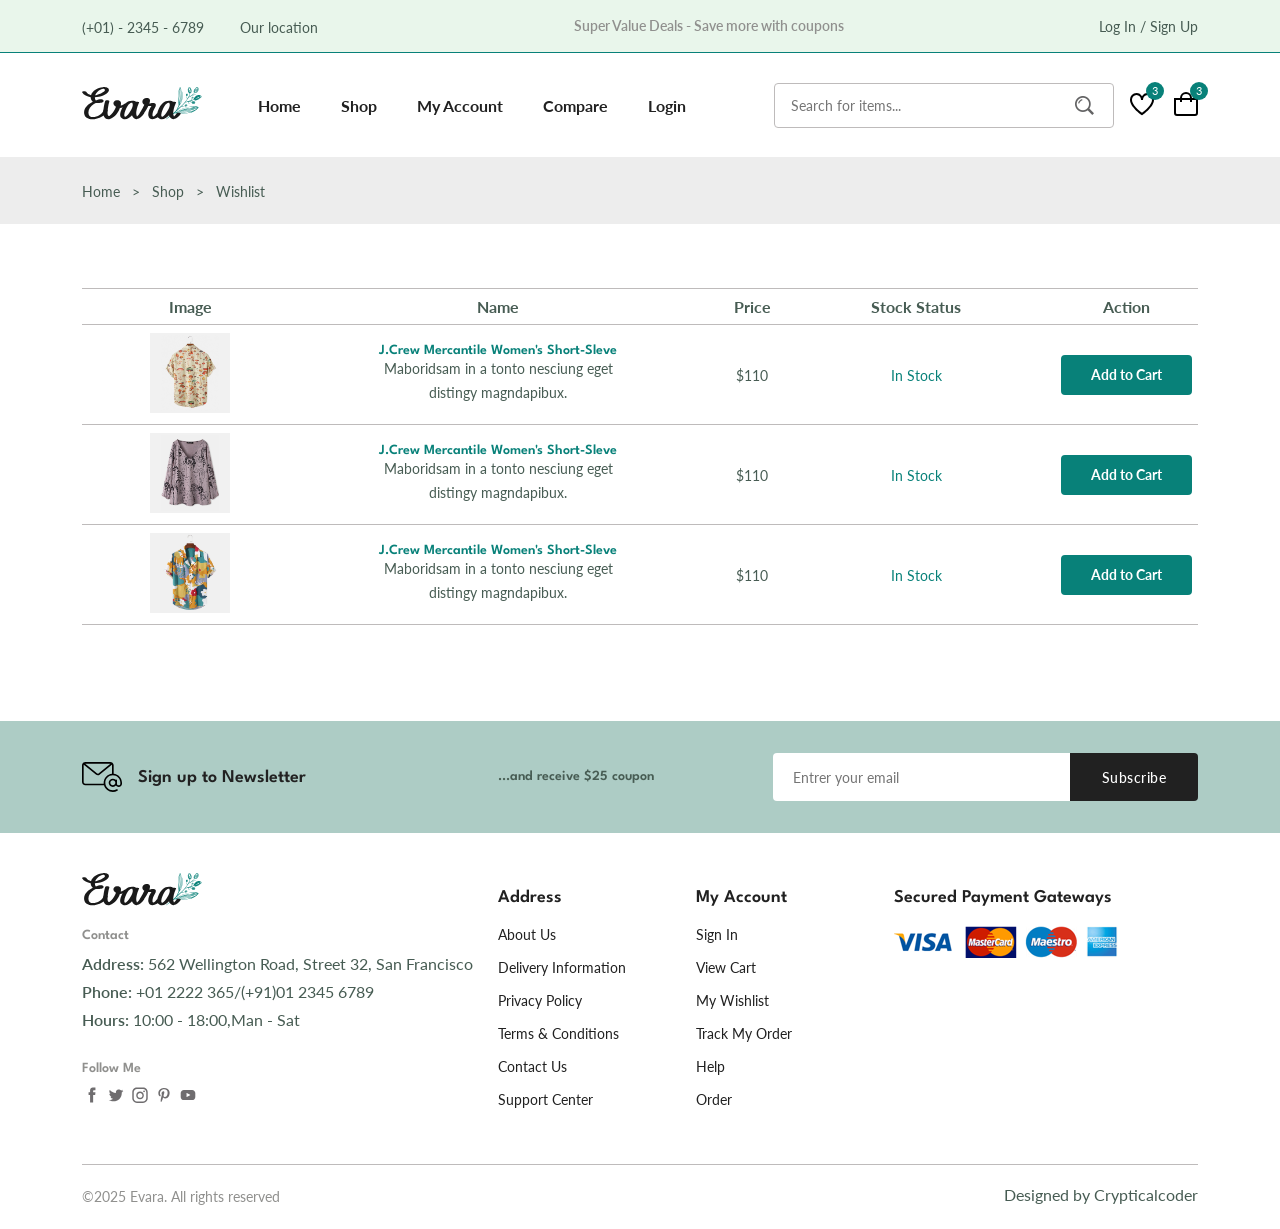
<file: wishlist.html>
<!DOCTYPE html>
<html lang="en">

<head>
  <meta charset="UTF-8" />
  <meta name="viewport" content="width=device-width, initial-scale=1.0" />

  <!--=============== FLATICON ===============-->
  <link rel="stylesheet" href="assets/all.min.css">

  <!--=============== SWIPER CSS ===============-->
  <link rel="stylesheet" href="https://cdn.jsdelivr.net/npm/swiper@9/swiper-bundle.min.css" />

  <!--=============== CSS ===============-->
  <link rel="stylesheet" href="assets/css/styles.css" />

  <title>Ecommerce Website</title>
</head>

<body>
  <!--=============== HEADER ===============-->
  <header class="header">
    <div class="header__top">
      <div class="header__container container">
        <div class="header__contact">
          <span>(+01) - 2345 - 6789</span>
          <span>Our location</span>
        </div>
        <p class="header__alert-news">
          Super Value Deals - Save more with coupons
        </p>
        <a href="login-register html" class="header__top-action">
          Log In / Sign Up
        </a>
      </div>
    </div>

    <nav class="nav container">
      <a href="index.html" class="nav__logo">
        <img src="assets/img/logo.svg" alt="logo" class="nav__logo-img">
      </a>
      <div class="nav__menu" id="nav-menu">
        <ul class="nav__list">
          <li class="nav__item">
            <a href="index.html" class="nav__link">Home</a>
          </li>

          <li class="nav__item">
            <a href="shop.html" class="nav__link">Shop</a>
          </li>

          <li class="nav__item">
            <a href="accounts.html" class="nav__link">My Account</a>
          </li>

          <li class="nav__item">
            <a href="compare.html" class="nav__link">Compare</a>
          </li>

          <li class="nav__item">
            <a href="login-register.html" class="nav__link">Login</a>
          </li>
        </ul>

        <div class="header__search">
          <input type="text" placeholder="Search for items..." class="form__input">

          <button class="search__btn">
            <img src="assets/img/search.png" alt="">
          </button>
        </div>
      </div>
      <div class="header__user-action">
        <a href="wishlist.html" class="header__action-btn">
          <img src="assets/img/icon-heart.svg" alt="">
          <span class="count">3</span>
        </a>

        <a href="cart.html" class="header__action-btn">
          <img src="assets/img/icon-cart.svg" alt="">
          <span class="count">3</span>
        </a>
      </div>

    </nav>
  </header>

  <!--=============== MAIN ===============-->
  <main class="main">
    <!--=============== BREADCRUMB ===============-->
    <section class="breadcrumb">
      <ul class="breadcrumb__list flex container">
        <li><a href="index.html" class="breadcrumb__link">Home</a></li>
        <li><span class="breadcrumb__link">></span></li>
        <li><span class="breadcrumb__link">Shop</span></li>
        <li><span class="breadcrumb__link">></span></li>
        <li><span class="breadcrumb__link">Wishlist</span></li>
      </ul>
    </section>

    <!--=============== WISHLIST ===============-->
    <section class="wishlist section--lg container">
      <div class="table__container">
        <table class="table">
          <tr>
            <th>Image</th>
            <th>Name</th>
            <th>Price</th>
            <th>Stock Status</th>
            <th>Action</th>
            <th>Remove</th>
          </tr>

          <tr>
            <td>
              <img src="assets/img/product-1-2.jpg" alt="" class="table__img">
            </td>
            <td>
              <h3 class="table__title">J.Crew Mercantile Women's Short-Sleve</h3>
              <p class="table__description">Maboridsam in a tonto nesciung eget distingy magndapibux.</p>
            </td>
            <td><span class="table__price">$110</span></td>
            <td><span class="table__stock">In Stock</span>
            </td>
            <td><a href="" class="btn btn btn--sm">Add to Cart</a></td>
            <td><i class="fa-solid fa-trash table__trash"></i></td>
          </tr>

          <tr>
            <td>
              <img src="assets/img/product-7-1.jpg" alt="" class="table__img">
            </td>
            <td>
              <h3 class="table__title">J.Crew Mercantile Women's Short-Sleve</h3>
              <p class="table__description">Maboridsam in a tonto nesciung eget distingy magndapibux.</p>
            </td>
            <td><span class="table__price">$110</span></td>
            <td><span class="table__stock">In Stock</span>
            </td>
            <td><a href="" class="btn btn btn--sm">Add to Cart</a></td>
            <td><i class="fa-solid fa-trash table__trash"></i></td>

          </tr>

          <tr>
            <td>
              <img src="assets/img/product-2-1.jpg" alt="" class="table__img">
            </td>
            <td>
              <h3 class="table__title">J.Crew Mercantile Women's Short-Sleve</h3>
              <p class="table__description">Maboridsam in a tonto nesciung eget distingy magndapibux.</p>
            </td>
            <td><span class="table__price">$110</span></td>
            <td><span class="table__stock">In Stock</span>
            </td>
            <td><a href="" class="btn btn btn--sm">Add to Cart</a></td>
            <td><i class="fa-solid fa-trash table__trash"></i></td>
          </tr>
        </table>
      </div>

    </section>

    <!--=============== NEWSLETTER ===============-->
    <section class="newsletter section">
      <div class="newsletter__container container grid">
        <h3 class="newsletter__title flex">
          <img src="assets/img/icon-email.svg" alt="" class="newsletter__icon">
          Sign up to Newsletter
        </h3>
        <p class="newsletter__description">...and receive $25 coupon</p>

        <form action="" class="newsletter__form">
          <input type="text" placeholder="Entrer your email" class="newsletter__input">
          <button class="newsletter__btn">Subscribe</button>

        </form>
      </div>
    </section>
  </main>

  <!--=============== FOOTER ===============-->
  <footer class="footer container">
    <div class="footer__container grid">
      <div class="footer__content">
        <a href="index.html" class="footer__logo">
          <img src="assets/img/logo.svg" alt="" class="footer__logo-img">
        </a>
        <h4 class="footer__subtitle">Contact</h4>
        <p class="footer__description">
          <span>Address:</span> 562 Wellington Road, Street 32, San Francisco
        </p>
        <p class="footer__description">
          <span>Phone:</span> +01 2222 365/(+91)01 2345 6789
        </p>
        <p class="footer__description">
          <span>Hours:</span> 10:00 - 18:00,Man - Sat
        </p>

        <div class="footer__social">
          <h4 class="footer__subtitle">Follow Me</h4>
          <div class="footer__social-links flex">
            <a href="">
              <img src="assets/img/icon-facebook.svg" alt="" class="footer__social-icon">
            </a>

            <a href="">
              <img src="assets/img/icon-twitter.svg" alt="" class="footer__social-icon">
            </a>

            <a href="">
              <img src="assets/img/icon-instagram.svg" alt="" class="footer__social-icon">
            </a>

            <a href="">
              <img src="assets/img/icon-pinterest.svg" alt="" class="footer__social-icon">
            </a>

            <a href="">
              <img src="assets/img/icon-youtube.svg" alt="" class="footer__social-icon">
            </a>
          </div>
        </div>
      </div>

      <div class="footer__content">
        <h3 class="footer__title">Address</h3>
        <ul class="footer__links">
          <li><a href="" class="footer__link">About Us</a></li>
          <li><a href="" class="footer__link">Delivery Information</a></li>
          <li><a href="" class="footer__link">Privacy Policy</a></li>
          <li><a href="" class="footer__link">Terms & Conditions</a></li>
          <li><a href="" class="footer__link">Contact Us</a></li>
          <li><a href="" class="footer__link">Support Center</a></li>
        </ul>
      </div>

      <div class="footer__content">
        <h3 class="footer__title">My Account</h3>
        <ul class="footer__links">
          <li><a href="" class="footer__link">Sign In</a></li>
          <li><a href="" class="footer__link">View Cart</a></li>
          <li><a href="" class="footer__link">My Wishlist </a></li>
          <li><a href="" class="footer__link">Track My Order</a></li>
          <li><a href="" class="footer__link">Help </a></li>
          <li><a href="" class="footer__link">Order</a></li>
        </ul>
      </div>

      <div class="footer__content">
        <h3 class="footer__title">Secured Payment Gateways</h3>
        <img src="assets/img/payment-method.png" alt="" class="payment__img">
      </div>
    </div>
    <div class="footer__bottom">
      <p class="copyright">&copy;2025 Evara. All rights reserved</p>
      <span class="designe">Designed by Crypticalcoder</span>
    </div>
  </footer>

  <!--=============== SWIPER JS ===============-->
  <script src="https://cdn.jsdelivr.net/npm/swiper@9/swiper-bundle.min.js"></script>

  <!--=============== MAIN JS ===============-->
  <script src="assets/js/main.js"></script>
</body>

</html>
</file>
<file: assets/css/styles.css>
/*=============== GOOGLE FONTS ===============*/
/* Lato + Spartan  Google Font */
@import url('https://fonts.googleapis.com/css2?family=Lato:ital,wght@0,100;0,300;0,400;0,700;0,900;1,100;1,300;1,400;1,700;1,900&family=Spartan:wght@100..900&display=swap');

/*=============== VARIABLES CSS ===============*/
:root {
  --header-height: 4rem;

  /*========== Colors ==========*/
  /* Color mode HSL(hue, saturation, lightness) */
  --first-color: #088179;
  --first-color-alt: #e9f6eb;
  --second-color: #fde2bf;
  --title-color: #212121;
  --text-color: #475c53;
  --text-color-light: #90908e;
  --body-color: #ffffff;
  --container-color: #ededed;
  ;
  --border-color: #cbe7cf;
  ;
  --border-color-alt: #bebbbb;

  /*========== Font and typography ==========*/
  /* .5rem = 8px | 1rem = 16px ... */
  --body-font: "Lato", serif;
  --second-font: "Spartan", serif;
  --big-font-size: 3.5rem;
  --h1-font-size: 2.75rem;
  --h2-font-size: 2rem;
  --h3-font-size: 1.75rem;
  --h4-font-size: 1.375rem;
  --large-font-size: 1.125rem;
  --normal-font-size: 1rem;
  --small-font-size: 0.875rem;
  --smaller-font-size: 0.75rem;
  --tiny-font-size: 0.6875rem;

  /*========== Font weight ==========*/
  --weight-400: 400;
  --weight-500: 500;
  --weight-600: 600;
  --weight-700: 700;

  /*========== Transition ==========*/
  --transition: cubic-bezier(0, 0, 0.05, 1);
}

/* Responsive typography */
@media screen and (max-width: 1200px) {
  */ :root {
    --big-font-size: 2.25rem;
    --h1-font-size: 2rem;
    --h2-font-size: 1.375rem;
    --h3-font-size: 1.25rem;
    --h4-font-size: 1.125rem;
    --large-font-size: 1rem;
    --normal-font-size: 0.9375rem;
    --small-font-size: 0.8125rem;
    --smaller-font-size: 0.6875rem;
    --tiny-font-size: 0.625rem;
  }
}

/*=============== BASE ===============*/
* {
  margin: 0;
  padding: 0;
  box-sizing: border-box;
}

input,
textarea,
body {
  color: var(--text-color);
  font-family: var(--body-font);
  font-size: var(--normal-font-size);
  font-weight: var(--weight-400);
}

body {
  background-color: var(--body-color);
}

h1,
h2,
h3,
h4 {
  font-family: var(--second-font);
  color: var(--title-color);
  font-weight: var(--weight-600);
}

ul {
  list-style: none;
}

a {
  text-decoration: none;
}

p {
  line-height: 1.5rem;
}

img {
  max-width: 100%;
}

button,
textarea,
input {
  background-color: transparent;
  border: none;
  outline: none;
}

table {
  width: 100%;
  border-collapse: collapse;
}

/*=============== REUSABLE CSS CLASSES ===============*/
.container {
  max-width: 1320px;
  margin-inline: auto;
  padding-inline: .75rem;
  /* 3la 7sab lmobile*/
}

.grid {
  display: grid;
  gap: 1.5rem;
}

.section {
  padding-block: 2rem;
}

.section--lg {
  padding-block: 4rem;
}

.section__title {
  font-size: var(--h4-font-size);
  margin-bottom: 1.5rem;
}

.section__title span {
  color: var(--first-color);
}

.form__input {
  border: 1px solid var(--border-color-alt);
  padding-inline: 1rem;
  height: 45px;
  border-radius: .25rem;
  font-size: var(--small-font-size);

}


.new__price {
  color: var(--first-color);
  font-weight: var(--weight-600);
}

.old__price {
  color: var(--text-color-light);
  font-size: var(--small-font-size);
  text-decoration: line-through;
}

.form {
  row-gap: 1rem
}

.form__group {
  grid-template-columns: repeat(2, 1fr);
  gap: 1rem;
}

.textarea {
  height: 200px;
  padding-block: 1rem;
  resize: none;
}

/*=============== HEADER & NAV ===============*/
.header__top {
  background-color: var(--first-color-alt);
  border-bottom: 1px solid var(--first-color);
  padding-block: 0.875rem;
}

.header__container {
  display: flex;
  align-items: center;
  justify-content: space-between;
}

.header__contact span:first-child {
  margin-right: 2rem;
}

.header__contact span,
.header__alert-news,
.header__top-action {
  font-size: var(--small-font-size);
}

.header__alert-news {
  color: var(--text-color-light);
  font-weight: var(--weight-600);
}

.header__top-action {
  color: var(--text-color)
}

.nav,
.nav__menu,
.nav__list,
.header__user-action {
  display: flex;
  align-items: center;
}

.nav {
  height: calc(var(--header-height) + 2.5rem);
  justify-content: space-between;
  column-gap: 1rem;
}

.nav__logo-img {
  /* width: 150px; */
  width: 120px;
}

.nav__menu {
  /* width: 100%; */
  flex-grow: 1;
  margin-left: 2.5rem;
}

.nav__list {
  column-gap: 2.5rem;
  margin-right: auto;
}

.nav__link {
  color: var(--title-color);
  font-weight: var(--weight-700);
  transition: all 0.2s var(--transition);
}

.header__search {
  width: 340px;
  position: relative;
}

.header__search .form__input {
  width: 100%;
}

.search__btn {
  position: absolute;
  top: 24%;
  right: 1.25rem;
  cursor: pointer;
}

.header__user-action {
  column-gap: 1.25rem;
}

.header__action-btn {
  position: relative;
}

.header__action-btn img {
  /* width: 30px; */
  width: 24px;
}

.header__action-btn .count {
  position: absolute;
  top: -0.625rem;
  right: -0.625rem;
  background-color: var(--first-color);
  color: var(--body-color);
  height: 18px;
  width: 18px;
  line-height: 18px;
  border-radius: 50%;
  text-align: center;
  font-size: var(--tiny-font-size);
}

/* media query modification de nav */
.nav__menu-top,
.nav__toggle {
  display: none;
}

/* Active link */
.active-link,
.nav__link:hover {
  color: var(--first-color);
}

/*=============== HOME ===============*/
.home__container {
  grid-template-columns: 5fr 7fr;
  align-items: center;
}

.home__subtitle,
.home__description {
  font-size: var(--large-font-size);
}

.home__subtitle {
  font-family: var(--second-font);
  font-weight: var(--weight-600);
  margin-bottom: 1rem;
  display: block;
}

.home__title {
  font-size: var(--h1-font-size);
  font-weight: var(--weight-700);
  line-height: 1.4;
}

.home__title span {
  color: var(--first-color);
  font-size: var(--big-font-size);
}

.home__description {
  margin-block: .5rem 2rem;
}

.home__img {
  justify-self: flex-end;
}

/*=============== BUTTONS ===============*/
.btn {
  display: inline-block;
  background-color: var(--first-color);
  border: 2px solid var(--first-color);
  color: var(--body-color);
  padding-inline: 1.75rem;
  height: 49px;
  line-height: 49px;
  border-radius: .25rem;
  font-family: var(--second-font);
  font-size: var(--small-font-size);
  font-weight: var(--weight-700);
  transition: all 0.4s var(--transition);
}

.btn:hover {
  background-color: transparent;
  color: var(--first-color);
}

.btn--md,
.btn--sm {
  font-family: var(--body-font);
}

.btn--md {
  height: 45px;
  line-height: 42px;
}

.btn--sm {
  height: 40px;
  line-height: 36px;
}

.flex {
  display: flex;
  align-items: center;
  column-gap: 0.5rem;
}

/*=============== CATEGORIES ===============*/
.categories {
  overflow: hidden;
}

.category__item {
  text-align: center;
  border: 1px solid var(--border-color);
  padding: 0.625rem 0.625rem 1.25rem;
  border-radius: 1.25rem;
}

.category__img {
  border-radius: 0.75rem;
  margin-bottom: 1.25rem;
}

.category__title {
  color: var(--text-color);
  font-size: var(--small-font-size);
}

/* Swiper class */
.swiper {
  overflow: initial;
}

.swiper-button-next::after,
.swiper-button-prev::after {
  content: '';
}

.swiper-button-next,
.swiper-button-prev {
  top: -1.875rem;
  background-color: var(--first-color-alt);
  border: 1px solid var(--border-color);
  width: 30px;
  height: 30px;
  border-radius: 50%;
  color: var(--first-color);
  font-size: var(--tiny-font-size);
}

.swiper-button-prev {
  left: initial;
  right: 2.5rem;
}

.swiper-button-next {
  right: 0;
}

/*=============== PRODUCTS ===============*/
.tab__btns {
  display: flex;
  flex-wrap: wrap;
  gap: 0.75rem;
  margin-bottom: 2rem;
}

.tab__btn {
  background-color: var(--container-color);
  color: var(--title-color);
  padding: 1rem 1.25rem 0.875rem;
  border-radius: .25rem;
  font-family: var(--second-color);
  font-size: var(--small-font-size);
  font-weight: var(--weight-600);
  cursor: pointer;
}

.products__container {
  grid-template-columns: repeat(4, 1fr);

}

.product__item {
  border: 1px solid var(--border-color);
  border-radius: 1.5rem;
  transition: all .2s var(--transition);
}

.product__banner {
  padding: 0.625rem 0.75rem 0.75rem;
}

.product__banner,
.product__images {
  position: relative;
}

.product__images {
  display: block;
  overflow: hidden;
  border-radius: 1.25rem;
}

.product__img {
  vertical-align: middle;
  transition: all 1.5s var(--transition);
}


.product__item:hover .product__img {
  transform: scale(1.1);
}


.product__img.hover {
  position: absolute;
  top: 0;
  left: 0;
}

.product__actions {
  position: absolute;
  top: 50%;
  left: 50%;
  transform: translate(-50%, -50%);
  display: flex;
  column-gap: 0.5rem;
  transition: all .2s var(--transition);
}

.action__btn {
  width: 40px;
  height: 40px;
  line-height: 42px;
  text-align: center;
  border-radius: 50%;
  background-color: var(--first-color-alt);
  border: 1px solid var(--border-color);
  color: var(--text-color);
  font-size: var(--small-font-size);
  position: relative;
}

.action__btn::before,
.action__btn::after {
  position: absolute;
  left: 50%;
  transform: translateX(-50%);
  transition: all .3s cubic-bezier(0.71, 1.7, 0.77, 1.24);
}

.action__btn::before {
  content: '';
  top: -2px;
  border: .5rem solid transparent;
  border-top: var(--first-color);
}

.action__btn::after {
  content: attr(aria-label);
  bottom: 100%;
  background-color: var(--first-color);
  color: var(--body-color);
  font-size: var(--tiny-font-size);
  white-space: nowrap;
  padding-inline: 0.625rem;
  border-radius: 0.25rem;
  line-height: 2.58;
}

.product__badge {
  position: absolute;
  left: 1.25rem;
  top: 1.25rem;
  background-color: var(--first-color);
  color: var(--body-color);
  padding: 0.25rem 0.625rem;
  border-radius: 2.5rem;
  font-size: var(--tiny-font-size);
}

.product__badge.light-pink {
  background-color: #ff75a1;
}

.product__badge.light-green {
  background-color: #9abcae;
}

.product__badge.light-orange {
  background-color: #ffac75;
}

.product__badge.light-blue {
  background-color: #a1cae2;
}

.product__content {
  padding: 0 1.25rem 1.125rem;
  position: relative;
}

.product__category {
  color: var(--text-color-light);
  font-size: var(--smaller-font-size);
}

.product__title {
  font-size: var(--normal-font-size);
  margin-block: 0.75rem 0.5rem;
}

.product__rating {
  color: #ffb300;
  font-size: var(--smaller-font-size);
  margin-bottom: 0.75rem;
}

.product__price .new__price {
  font-size: var(--large-font-size);
}



.cart__btn {
  position: absolute;
  bottom: 1.6rem;
  right: 1.25rem;
}


/* Active Tab */
.tab__btn.active-tab {
  color: var(--first-color);
  background-color: var(--second-color);
}

.tab__item:not(.active-tab) {
  display: none;
}

/* Product Hover */
.product__img.hover,
.product__actions,
.action__btn::before,
.action__btn::after,
.product__item:hover .product__img.defult {
  opacity: 0;
}

.product__item:hover {
  box-shadow: 0 0 10px hsla(0, 0%, 0%, 0.1);
}


.product__item:hover .product__img.hover,
.product__item:hover .product__actions,
.action__btn:hover::before,
.action__btn:hover::after {
  opacity: 1;
}

.action__btn:hover::before,
.action__btn:hover::after {
  transform: translateX(-50%) translateY(-0.5rem);
}

.action__btn:hover {
  background-color: var(--first-color);
  border-color: var(--first-color);
  color: var(--body-color);
}


/*=============== DEALS ===============*/
.deals__container {
  grid-template-columns: repeat(2, 1fr);
}

.deals__item:nth-child(1) {
  background-image: url(../img/deals-1.jpg);
}

.deals__item:nth-child(2) {
  background-image: url(../img/deals-2.png);
}

.deals__item {
  padding: 3rem;
  background-size: cover;
  background-position: center;
  display: flex;
  flex-direction: column;
  row-gap: 1.5rem;
}

.deals__brand {
  color: var(--first-color);
  font-size: var(--h3-font-size);
  margin-bottom: .25rem;
}

.deals__category {
  font-family: var(--second-font);
  font-size: var(--small-font-size);
}

.deals__title {
  max-width: 240px;
  font-size: var(--large-font-size);
  font-weight: var(--weight-400);
  line-height: 1.3;
}

.deals__price .new__price,
.deals__price .old__price {
  font-size: var(--large-font-size);
}

.deals__price .new__price {
  color: #ff334e;
}

.deals__countdown-text {
  margin-bottom: 0.25rem;
}

.countdown {
  display: flex;
  column-gap: 1.5rem;
}

.countdown__amount {
  position: relative;
}

.countdown__amount::after {
  content: ':';
  color: var(--title-color);
  font-size: var(--large-font-size);
  position: absolute;
  right: -25%;
  top: 20%;
}

.countdown__period {
  background-color: var(--first-color);
  color: var(--body-color);
  width: 60px;
  height: 50px;
  line-height: 50px;
  text-align: center;
  border-radius: .25rem;
  font-size: var(--large-font-size);
  font-weight: var(--weight-600);
  margin-bottom: .5rem;
}

.unit {
  font-size: var(--small-font-size);
  text-align: center;
  display: block;
}

.deals__btn .btn {
  background-color: transparent;
  color: var(--first-color);
}

/*=============== NEW ARRIVALS ===============*/
.new__arrivals {
  overflow: hidden;
}


/*=============== SHOWCASE ===============*/
.showcase__container {
  grid-template-columns: repeat(4, 1fr);
}


.showcase__wrapper .section__title {
  font-size: var(--normal-font-size);
  border-bottom: 1px solid var(--border-color-alt);
  padding-bottom: .75rem;
  margin-bottom: 2rem;
  position: relative;
}

.showcase__wrapper .section__title::before {
  content: '';
  position: absolute;
  left: 0;
  bottom: -1.3px;
  width: 50px;
  height: 2px;
  background-color: var(--first-color);
}

.showcase__item {
  display: flex;
  align-items: center;
  column-gap: 1.5rem;
}

.showcase__item:not(:last-child) {
  margin-bottom: 1.5rem;
}

.showcase__img {
  width: 86px;
}

.showcase__content {
  width: calc(100% - 110px);
}

.showcase__title {
  font-size: var(--small-font-size);
  font-weight: var(--weight-500);
  white-space: nowrap;
  overflow: hidden;
  text-overflow: ellipsis;
  margin-bottom: 0.5rem;
}

/*=============== NEWSLETTER ===============*/
.newsletter {
  background-color: hsl(166, 23%, 74%);
}

.home__newsletter {
  margin-top: 2rem;
}

.newsletter__container {
  grid-template-columns: repeat(2, 3.5fr) 5fr;
  align-items: center;
  column-gap: 3rem;
}

.newsletter__title {
  column-gap: 1rem;
  font-size: var(--large-font-size);
}


.newsletter__icon {
  width: 40px;
}

.newsletter__description {
  color: var(--text-color);
  font-family: var(--second-font);
  font-size: var(--small-font-size);
  font-weight: var(--weight-600);
  text-align: center;
}

.newsletter__form {
  display: flex;
}

.newsletter__input,
.newsletter__btn {
  font-size: var(--small-font-size);
}


.newsletter__input {
  background-color: var(--body-color);
  padding-inline: 1.25rem;
  width: 100%;
  height: 48px;
  border-radius: 0.25rem 0 0 0.25rem;
}

.newsletter__btn {
  background-color: var(--title-color);
  color: var(--body-color);
  padding-inline: 2rem;
  border-radius: 0 0.25rem 0.25rem 0;
  font-family: var(--second-color);
  font-weight: var(--weight-500);
  letter-spacing: 0.5px;
  cursor: pointer;
  transition: all 0.3s var(--transition);
}

.newsletter__btn:hover {
  background-color: var(--first-color);
}

/*=============== Start FOOTER ===============*/
.footer__container {
  grid-template-columns: 4.5fr repeat(2, 2fr) 3.5fr;
  padding-block: 2.5rem;
}

.footer__logo-img {
  width: 120px;
}

.footer__subtitle {
  color: var(--text-color-light);
  font-size: var(--small-font-size);
  margin-block: 1.25rem 0.625rem;
}

.footer__description {
  margin-bottom: 0.25rem;
}

.footer__description span {
  font-weight: var(--weight-600);
}

.footer__social .footer__subtitle {
  margin-top: 1.875rem;
}

.footer__social-links {
  column-gap: 0.25rem;
}

.footer__social-icon {
  width: 20px;
  opacity: 0.7;
}

.footer__title {
  font-size: var(--large-font-size);
  margin-block: 1rem 1.25rem;
}

.footer__link {
  color: var(--title-color);
  font-size: var(--small-font-size);
  margin-bottom: 1rem;
  display: block;
  transition: all .3s var(--transition);
}

.footer__link:hover {
  color: var(--first-color);
  margin-left: 0.25rem;
}

.footer__bottom {
  display: flex;
  justify-content: space-between;
  padding-block: 1.25rem;
  border-top: 1px solid var(--border-color-alt);
}

.copyright,
.designer {
  color: var(--text-color-light);
  font-size: var(--small-font-size);
}

/*=============== End FOOTER ===============*/

/*=============== Start BREADCRUMBS ===============*/
.breadcrumb {
  background-color: var(--container-color);
  padding-block: 1.5rem;
}

.breadcrumb__list {
  column-gap: .75rem;
}

.breadcrumb__link {
  color: var(--text-color);
  font-size: var(--small-font-size);
}

/*=============== End BREADCRUMBS ===============*/


/*=============== Start SHOP ===============*/
.total__products {
  margin-bottom: 2.5rem;
}

.total__products span {
  color: var(--first-color);
  font-weight: var(--weight-600);
}

.pagination {
  display: flex;
  column-gap: 0.625rem;
  margin-top: 2.75rem;

}

.pagination__link {
  display: inline-block;
  width: 34px;
  height: 34px;
  line-height: 34px;
  text-align: center;
  border-radius: .25rem;
  color: var(--text-color);
  font-size: var(--small-font-size);
  font-weight: var(--weight-700);
  transform: all 0.15s var(--transition);

}

.pagination__link.active,
.pagination__link:hover {
  background-color: var(--first-color);
  color: var(--body-color);
}

.pagination__link.icon {
  border-top-right-radius: 50%;
  border-bottom-right-radius: 50%;
}

/*=============== End SHOP ===============*/




/*=============== Start DETAILS ===============*/
.details__container {
  grid-template-columns: 5.5fr 6.5fr;
}

.details__img {
  margin-bottom: 0.5rem;
}

.details__small-images {
  grid-template-columns: repeat(4, 1fr);
  column-gap: 0.625rem;
}

.details__small-img {
  cursor: pointer;
}

.details__title {
  font-size: var(--h2-font-size);
}

.details__brand {
  font-size: var(--small-font-size);
  margin-block: 1rem;
}

.details__brand span {
  font-size: var(--first-color);
}

.details__price {
  border-top: 1px solid var(--border-color-alt);
  border-bottom: 1px solid var(--border-color-alt);
  padding-block: 1rem;
  column-gap: 1rem;
}

.details__price .new__price {
  font-size: var(--h2-font-size);
}

.details__price .old__price {
  font-size: var(--normal-font-size);
  font-weight: var(--weight-500);
}

.short__description {
  margin-block: 1rem 2rem;
}

.list__item,
.meta__list {
  font-size: var(--small-font-size);
  margin-bottom: 0.75rem;
}

.details__color,
.details__size {
  column-gap: .75rem;
}

.details__color {
  margin-block: 2rem 1.5rem;
}

.details__size {
  margin-bottom: 2.5rem;
}

.details__color-title,
.details__size-title {
  font-size: var(--small-font-size);
  font-weight: var(--weight-600);
}

.color__list,
.size__list {
  display: flex;
  column-gap: 0.25rem;
}

.color__link {
  width: 26px;
  height: 26px;
  border-radius: 50%;
  display: block;
}

.size__link {
  border: 1px solid var(--border-color-alt);
  padding: 0.375rem 0.75rem 0.5rem;
  color: var(--text-color);
  font-size: var(--small-font-size);
}

.size-action {
  background-color: var(--first-color);
  color: var(--body-color);
}

.details__action {
  display: flex;
  column-gap: 0.375rem;
  margin-bottom: 3.25rem;
}

.quantity,
.details__action-btn {
  border: 1px solid var(--border-color-alt);
  font-size: var(--small-font-size);
}

.quantity {
  max-width: 80px;
  padding-block: 0.5rem;
  padding-inline: 1rem 0.5rem;
  border-radius: .25rem;
}

.details__action-btn {
  color: var(--text-color);
  line-height: 40px;
  padding-inline: 0.75rem;
}

.details__meta {
  border-top: 1px solid var(--border-color-alt);
  padding-top: 1rem;
}

/*=============== End DETAILS ===============*/




/*=============== Start DETAILS INFO & REVIEWS ===============*/
.detail__tabs {
  display: flex;
  column-gap: 1.75rem;
  margin-bottom: 3rem;
}

.detail__tab {
  font-family: var(--second-font);
  font-size: var(--large-font-size);
  font-weight: var(--weight-600);
  cursor: pointer;
}

.detail__tab.action-tab {
  color: var(--first-color);
}

.details__tab-content:not(.active-tab) {
  display: none;
}

.info__table tr th,
.info__table tr td {
  border: 1px solid var(--border-color-alt);
  padding: 0.625rem 1.25rem;
}

.info__table tr th {
  font-weight: var(--weight-500);
  text-align: left;
}

.info__table tr td {
  color: var(--text-color-light);
}

.reviews__container {
  padding-bottom: 3rem;
  row-gap: 1.25rem;
}

.review__single {
  border-bottom: 1px solid var(--border-color-alt);
  padding-bottom: 1.25rem;
  display: flex;
  align-items: flex-start;
  column-gap: 1.5rem;
}

.review__single:last-child {
  padding-bottom: 3rem;
}

.review__img {
  width: 70px;
  border-radius: 50%;
  margin-bottom: 0.5rem;
}

.review__title {
  font-size: var(--tiny-font-size);
}

.review__data {
  width: calc(100% - 94px);
}

.review__description {
  margin-bottom: 0.5rem;
}

.review__rating {
  color: #ffb300;
  margin-bottom: 0.25rem;
}

.review__rating,
.review__data {
  font-size: var(--small-font-size);
}

.review__form-title {
  font-size: var(--large-font-size);
  margin-bottom: 1rem;
}

.rate__product {
  margin-bottom: 2rem;
}

/*=============== End DETAILS INFO & REVIEWS ===============*/

/*=============== Start CART ===============*/
.table__container {
  overflow-x: auto;
}

.table {
  table-layout: fixed;
  margin-bottom: 2rem;
}

.table tr {
  border-top: 1px solid var(--border-color-alt);
}

.table tr:last-child {
  border-bottom: 1px solid var(--border-color-alt);
}

.table tr th:nth-child(1),
.table tr td:nth-child(1) {
  width: 216px;
}

.table tr th:nth-child(2),
.table tr td:nth-child(2) {
  width: 400px;
}

.table tr th:nth-child(3),
.table tr td:nth-child(3) {
  width: 108px;
}

.table tr th:nth-child(4),
.table tr td:nth-child(4) {
  width: 220px;
}

.table tr th:nth-child(5),
.table tr td:nth-child(5) {
  width: 200px;
}

.table tr th:nth-child(6),
.table tr td:nth-child(6) {
  width: 152px;
}

.table__img {
  width: 80px;
}

.table tr th,
.table tr td {
  padding: .5rem;
  text-align: center;
}

.table__title,
.table__description,
.table__price,
.table__subtotal,
.table__trash,
.table__stock {
  font-size: var(--small-font-size);
}

.table__title,
.table__stock {
  color: var(--first-color);
}

.table__description {
  max-width: 250px;
  margin-inline: auto;
}

.table__trash {
  color: var(--text-color-light);
}

.cart__actions {
  display: flex;
  justify-content: flex-end;
  flex-wrap: wrap;
  gap: 0.75rem;
  margin-top: 1.5rem;
}

.divider {
  position: relative;
  text-align: center;
  margin-block: 3rem;
}

.divider::before {
  content: '';
  position: absolute;
  top: 50%;
  left: 0;
  width: 100%;
  border-top: 2px solid var(--border-color-alt);
}

.divider i {
  color: var(--text-color-light);
  background-color: var(--body-color);
  font-size: 1.25rem;
  padding-inline: 1.25rem;
  position: relative;
  z-index: 10;
}

.cart__group {
  grid-template-columns: repeat(2, 1fr);
  align-items: flex-start;
}

.cart__shipping .section__title,
.cart__coupon .section__title,
.cart__total .section__title {
  font-size: var(--large-font-size);
  margin-bottom: 1rem;
}

.cart__coupon {
  margin-top: 3rem;
}

.coupon__form .form__group {
  align-items: center;
}

.cart__total {
  border: 1px solid var(--border-color-alt);
  border-radius: .25rem;
  padding: 1.75rem;
}

.cart__total-table {
  margin-bottom: 1rem;
}

.cart__total-table tr td {
  border: 1px solid var(--border-color-alt);
  padding: .75rem .5rem;
  width: 50%;
}

.cart__total-title {
  font-size: var(--small-font-size);
}

.cart__total-price {
  color: var(--first-color);
  font-weight: var(--weight-700);
}

.cart__total .btn {
  display: inline-flex;
}

/*=============== End CART ===============*/

/*=============== CART OTHERS ===============*/

/*=============== WISHLIST ===============*/

/*=============== CHECKOUT ===============*/
.checkout__container {
  grid-template-columns: repeat(2, 1fr);
}

.checkout__group:nth-child(2) {
  border: 1px solid var(--border-color-alt);
  padding: 2rem;
  border-radius: 0.5rem;
}

.checkout__group .section__title {
  font-size: var(--large-font-size);
}

.checkout__title {
  font-size: var(--small-font-size);
}

.order__table tr th,
.order__table tr td {
  border: 1px solid var(--border-color-alt);
  padding: .5rem;
  text-align: center;
}

.order__table tr th {
  color: var(--title-color);
  font-size: var(--small-font-size);
}

.order__img {
  width: 80px;
}

.table__quantity,
.order__subtitle {
  font-size: var(--small-font-size);
}

.order__grand-total {
  color: var(--first-color);
  font-size: var(--large-font-size);
  font-weight: var(--weight-700);
}

.payment__methods {
  margin-block: 2.5rem 2.75rem;
}

.payment__title {
  margin-bottom: 1.5rem;
}

.payment__option {
  margin-bottom: 1rem;
}

.payment__input {
  accent-color: var(--first-color);
}

.payment__label {
  font-size: var(--small-font-size);
}

/*=============== COMPARE ===============*/
.compare__table tr th,
.compare__table tr td {
  padding: 0.5rem;
  border: 1px solid var(--border-color-alt);
}

.compare__table tr th {
  color: var(--text-color-light);
  font-size: var(--small-font-size);
}

.compare__table tr td {
  text-align: center;
}

.compare__colors {
  justify-content: center;
}

.table__weight,
.table__dimension {
  font-size: var(--small-font-size);
}



/*=============== LOGIN & REGISTER ===============*/
.login-register__conteiner {
  grid-template-columns: repeat(2, 1fr);
  align-items: flex-start;
}

.login,
.register {
  border: 1px solid var(--border-color-alt);
  padding: 2rem;
  border-radius: 0.5rem;
}

/*=============== ACCOUNTS ===============*/
.accounts__container {
  grid-template-columns: 4fr 8fr;
}

.account__tabs {
  border: 1px solid var(--border-color-alt);
  border-radius: 0.25rem;
}

.account__tab {
  padding: 1rem 2rem;
  color: var(--title-color);
  font-size: var(--small-font-size);
  display: flex;
  align-items: center;
  column-gap: .625rem;
  cursor: pointer;
}

.account__tab.active-tab {
  background-color: var(--first-color);
  color: var(--body-color);
}


.account__tab:not(:last-child) {
  border-bottom: 1px solid var(--border-color-alt);
}

.tab__content:not(.active-tab) {
  display: none;
}

.tab__content {
  border: 1px solid var(--border-color-alt);
}

.tab__header {
  background-color: var(--container-color);
  border-bottom: 1px solid var(--border-color-alt);
  padding: 1rem;
  font-size: var(--small-font-size);
}

.tab__body {
  padding: 1rem;
}

.placed__order-table tr th {
  color: var(--title-color);
  text-align: left;
}

.placed__order-table tr th,
.placed__order-table tr td {
  border: 1px solid var(--border-color-alt);
  padding: 0.5rem;
  font-size: var(--small-font-size);
}

.view__order,
.edit {
  color: var(--first-color);
}

.address {
  font-style: normal;
  font-size: var(--small-font-size);
  line-height: 1.5rem;
}

.city {
  margin-bottom: .25rem;
}

.edit {
  font-size: var(--small-font-size);
}

/*=============== BREAKPOINTS ===============*/
/* For large devices */

@media screen and (max-width: 1400px) {
  .container {
    max-width: 1140px;
  }

  .products__container,
  .showcase__container {
    grid-template-columns: repeat(3, 1fr);
  }

  .accounts__container {
    grid-template-columns: 3fr 9fr;
  }
}

@media screen and (max-width: 1200px) {
  .container {
    max-width: 960px;
  }

  .header__top {
    display: none;
  }

  .nav {
    height: calc(var(--header-height) + 1.5rem);
  }

  .nav__logo-img {
    width: 116px;
  }

  .nav__menu {
    position: fixed;
    right: -100%;
    top: 0;
    max-width: 400px;
    width: 100%;
    height: 100%;
    padding: 1.25rem 2rem;
    background-color: var(--body-color);
    z-index: 100;
    flex-direction: column;
    align-items: flex-start;
    row-gap: 2rem;
    box-shadow: 0 0 15px hsla(0, 0%, 0%, 0.102);
    transition: all 0.25s var(--transition);
  }

  .show-menu {
    right: 0;
  }

  .nav__list {
    order: 1;
    flex-direction: column;
    align-items: flex-start;
    row-gap: 1.5rem;
  }

  .nav__link {
    font-size: var(--large-font-size);
  }

  .header__search .form__input {
    border-color: var(--first-color);
  }

  .nav__menu-top,
  .nav__toggle {
    display: flex;
  }

  .nav__menu-top {
    align-items: center;
    justify-content: space-between;
    width: 100%;
    margin-bottom: 1.25rem;
  }

  .nav__menu-logo img {
    width: 100px;
  }

  .nav__close {
    font-size: var(--h2-font-size);
    line-height: 1rem;
  }

  .header__action-btn img {
    width: 21px;
  }

  .home__container {
    grid-template-columns: 5.5fr 6.5fr;
  }

  .countdown {
    column-gap: 1rem;
  }

  .countdown__period {
    width: 36px;
    height: 36px;
    line-height: 36px;
  }

  .countdown__amount::after {
    right: -30%;
    top: 14%;
  }

  .swiper-button-next,
  .swiper-button-prev {
    top: -28px;
    width: 26px;
    height: 26px;
  }

  .swiper-button-prev {
    right: 36px;
  }

  .account__tab {
    padding: 0.75rem 1rem;
  }

  .checkout__group:nth-child(2) {
    padding: 1.5rem;
  }

  .details__brand {
    margin-block: 0.75rem;
  }

  .details__price {
    padding-block: 0.75rem;
  }

  .short__description {
    margin-bottom: 1.5rem;
  }

  .details__color {
    margin-block: 1.75rem 1.25 rem;
  }

  .details__size {
    margin-bottom: 2.25rem;
  }

  .color__link {
    width: 22px;
    height: 22px;
  }

  .size__link {
    padding: 0.375rem 0.625rem;
  }

  .details__action {
    margin-bottom: 2.75rem;
  }
}

/* For medium devices */
@media screen and (max-width: 992px) {
  .container {
    max-width: 740px;
  }

  .home__container,
  .deals__container,
  .checkout__container,
  .newsletter__container,
  .accounts__container,
  .cart__group {
    grid-template-columns: 1fr;
  }

  .cart__group {
    row-gap: 2.75rem
  }

  .home__img {
    justify-self: center;
  }

  .btn {
    height: 45px;
    line-height: 45px;
  }

  .btn--md {
    height: 42px;
    line-height: 39px;
  }

  .btn--sm {
    height: 38px;
    line-height: 35px;
  }

  .newsletter__description {
    display: none;
  }

  .products__container,
  .showcase__container,
  .footer__container,
  .details__container {
    grid-template-columns: repeat(2, 1fr);
  }

  .login,
  .register {
    padding: 1.25rem;
  }

  .table tr th:nth-child(1),
  .table tr td:nth-child(1) {
    width: 140px;
  }

  .table tr th:nth-child(2),
  .table tr td:nth-child(2) {
    width: 330px;
  }

  .table tr th:nth-child(3),
  .table tr td:nth-child(3) {
    width: 80px;
  }

  .table tr th:nth-child(4),
  .table tr td:nth-child(4) {
    width: 160px;
  }

  .table tr th:nth-child(5),
  .table tr td:nth-child(5) {
    width: 160px;
  }

  .table tr th:nth-child(6),
  .table tr td:nth-child(6) {
    width: 100px;
  }
}

@media screen and (max-width: 768px) {
  .container {
    max-width: 540px;
  }

  .products__container,
  .showcase__container,
  .footer__container,
  .login-register__conteiner,
  .details__container {
    grid-template-columns: 100%;
  }

  .tab__header,
  .tab__body {
    padding: 0.75rem;
  }

  .compare__table tr td {
    display: block;
  }
}

/* For small devices */
@media screen and (max-width: 576px) {
  .category__item {
    padding-bottom: 1rem;
  }

  .category__img {
    margin-bottom: 1rem;
  }

  .deals__item,
  .checkout__group:nth-child(2) {
    padding: 1.25rem;
  }

  .pagination {
    column-gap: 0.5rem;
    margin-top: 2.5rem;
  }

  .pagination__link {
    width: 30px;
    height: 30px;
    line-height: 30px;
  }

  .placed__order-table th,
  .order__table tr th {
    display: none;
  }

  .placed__order-table tr td,
  .order__table tr td,
  .info__table tr th,
  .info__table tr td {
    display: block;
  }

  .form__group {
    grid-template-columns: 1fr;
  }

  .cart__total {
    padding: 1.25rem;
  }

  .payment__methods {
    margin-block: 2.25rem 2.5rem;
  }

  .detail__tabs {
    column-gap: 1.25rem;
    margin-bottom: 2.5rem;
  }

  .review__single {
    column-gap: 1rem;
  }

  .footer__title {
    margin-top: .25rem;
  }

  .footer__bottom {
    flex-direction: column;
    align-items: center;
  }
}

@media screen and (max-width: 350px) {
  .action__btn {
    width: 36px;
    height: 36px;
    line-height: 38px;
  }

  .cart__btn {
    bottom: 1.4rem;
    right: 1.25rem;
  }

  .showcase__item {
    column-gap: 1rem;
  }

  .showcase__img {
    width: 70px;
  }

  .showcase__content {
    width: calc(100% - 86px);
  }

  .swiper-button-next,
  .swiper-button-prev {
    display: none;
  }

  .compare__table tr th,
  .cart__total-table tr td {
    display: block;
    width: 100%;
  }
}
</file>
